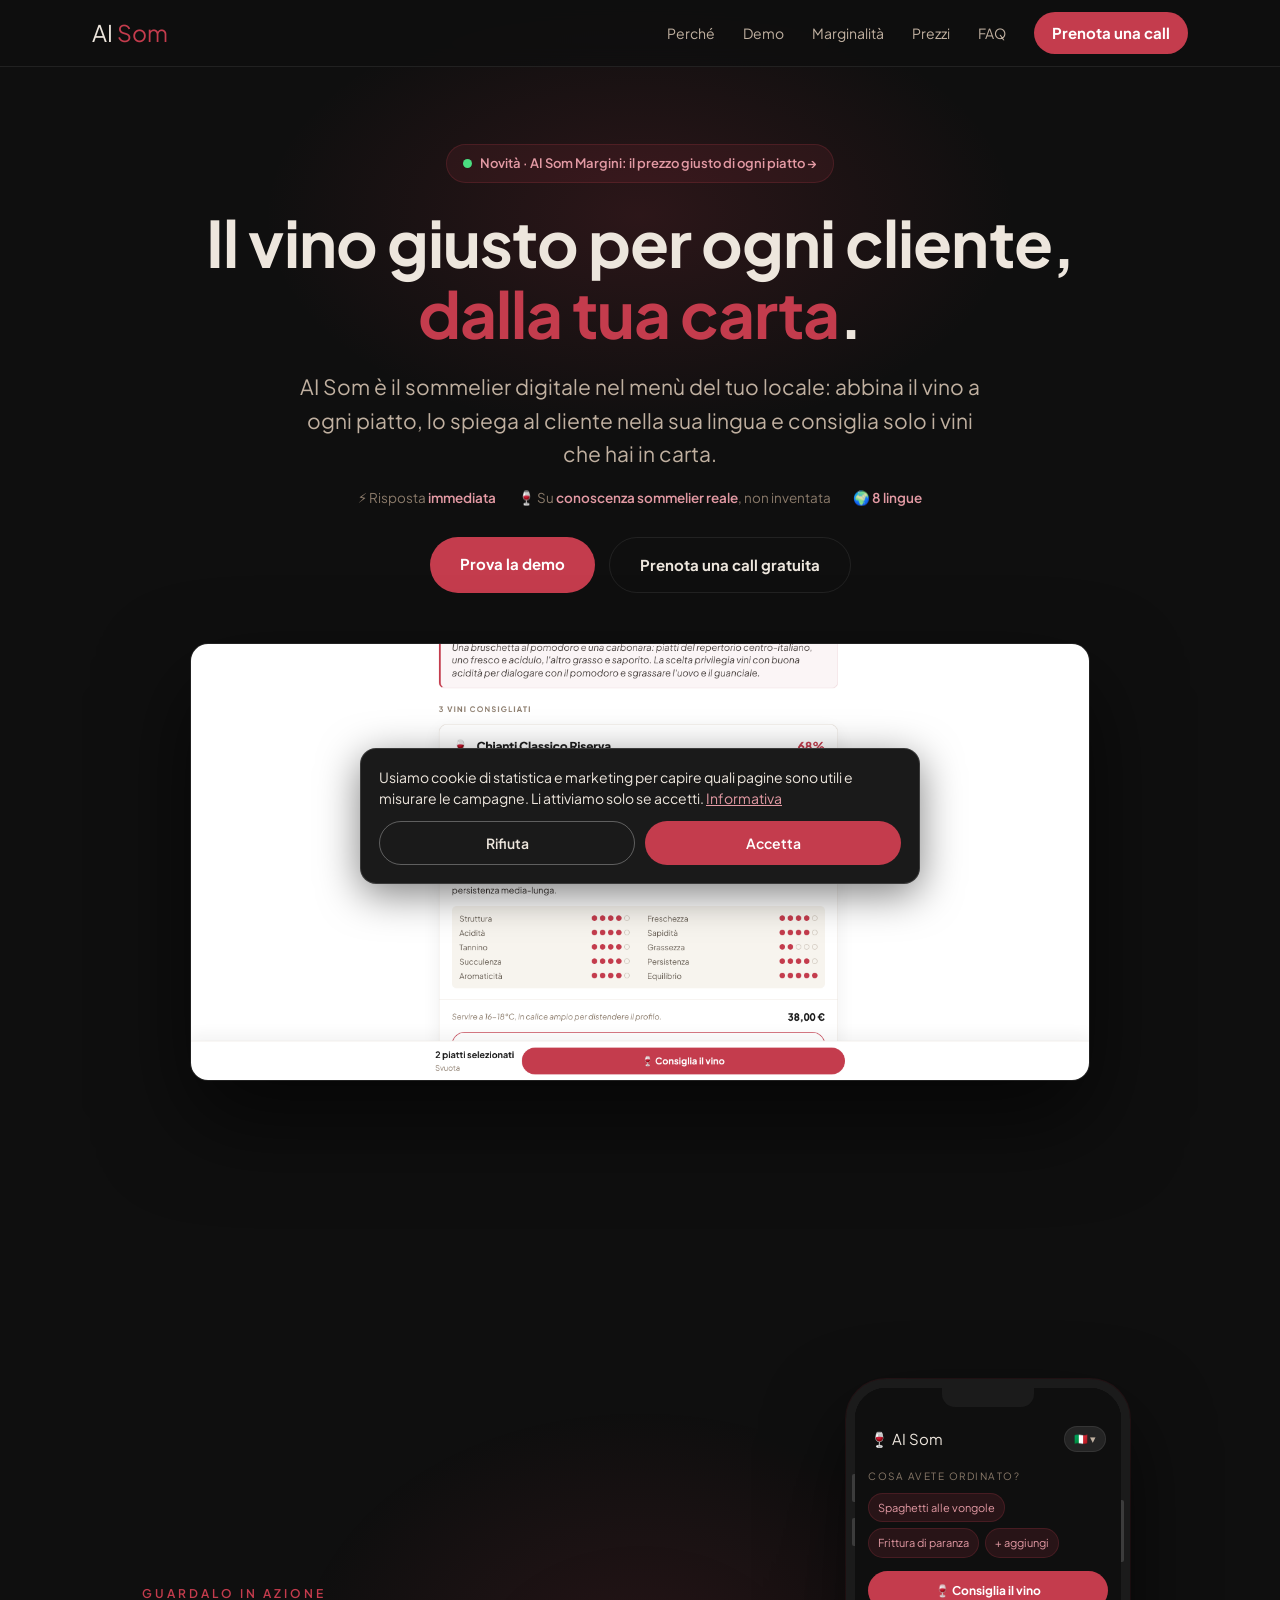
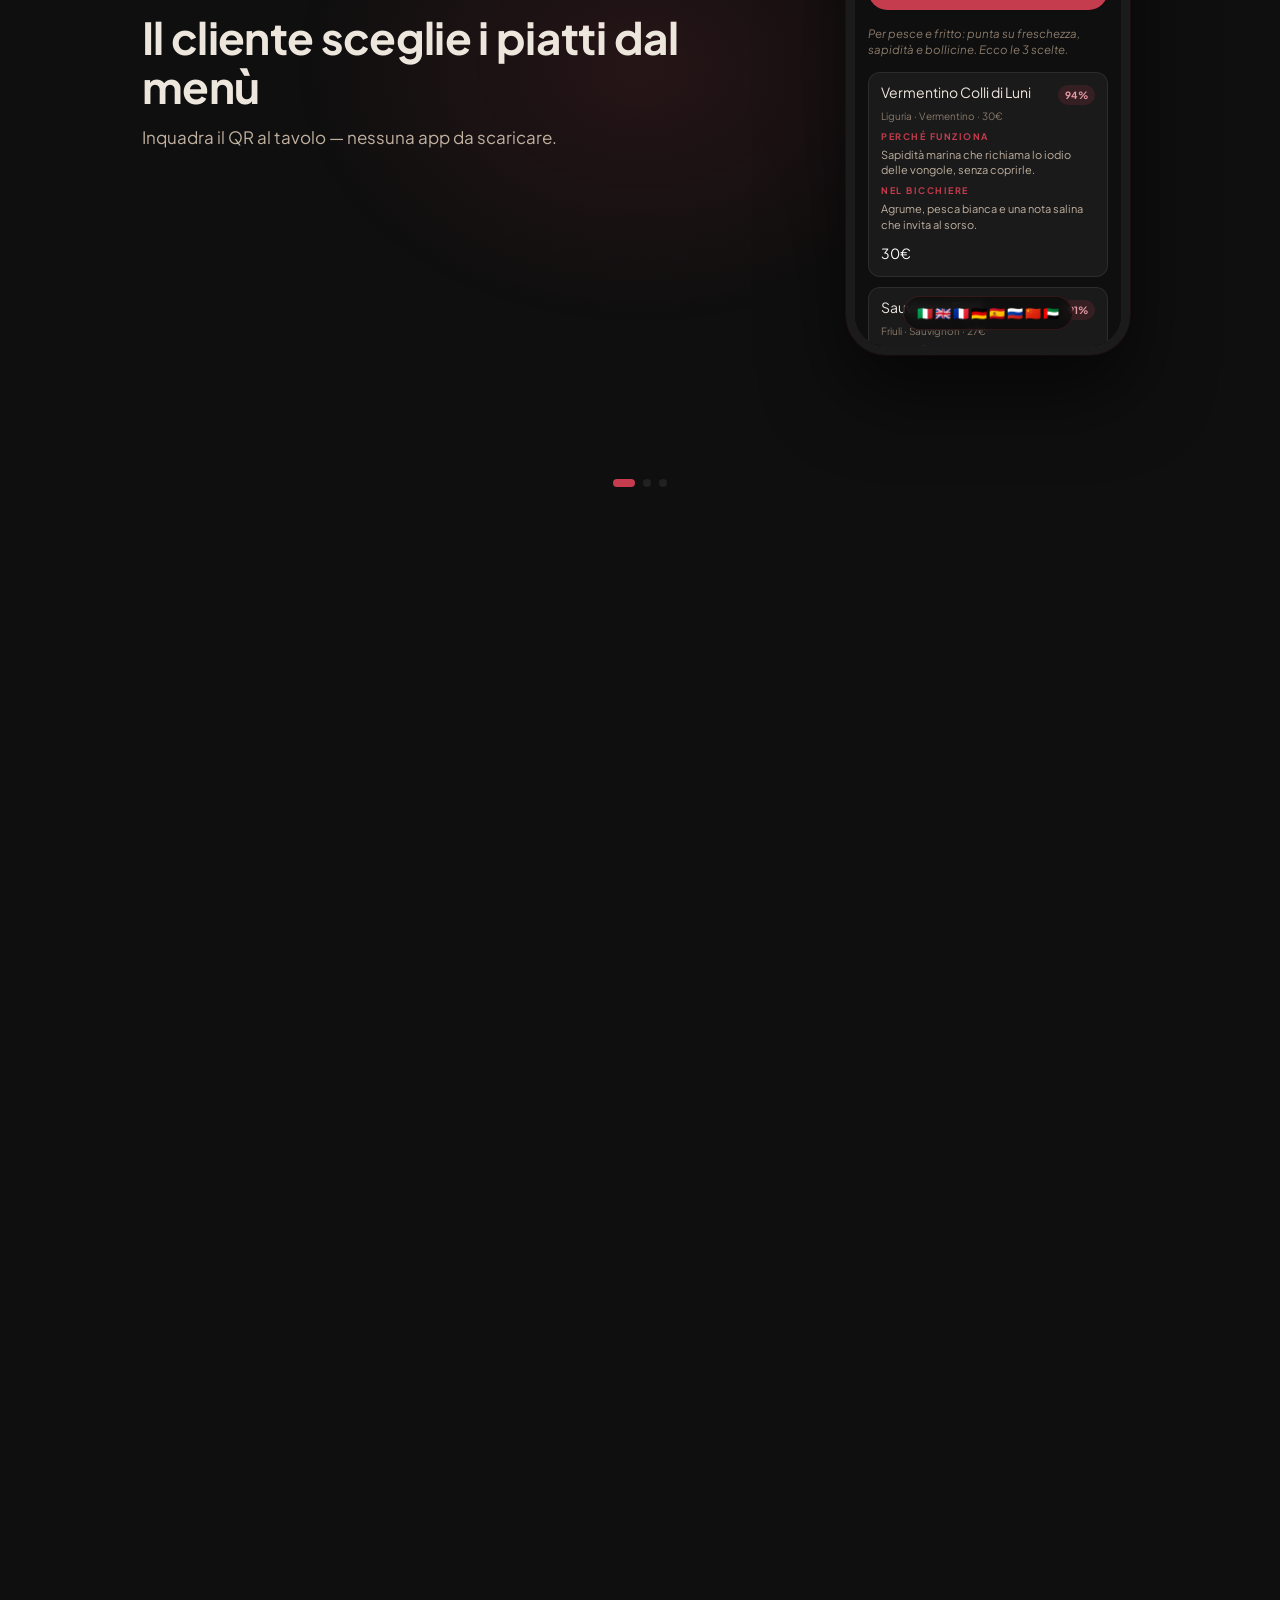
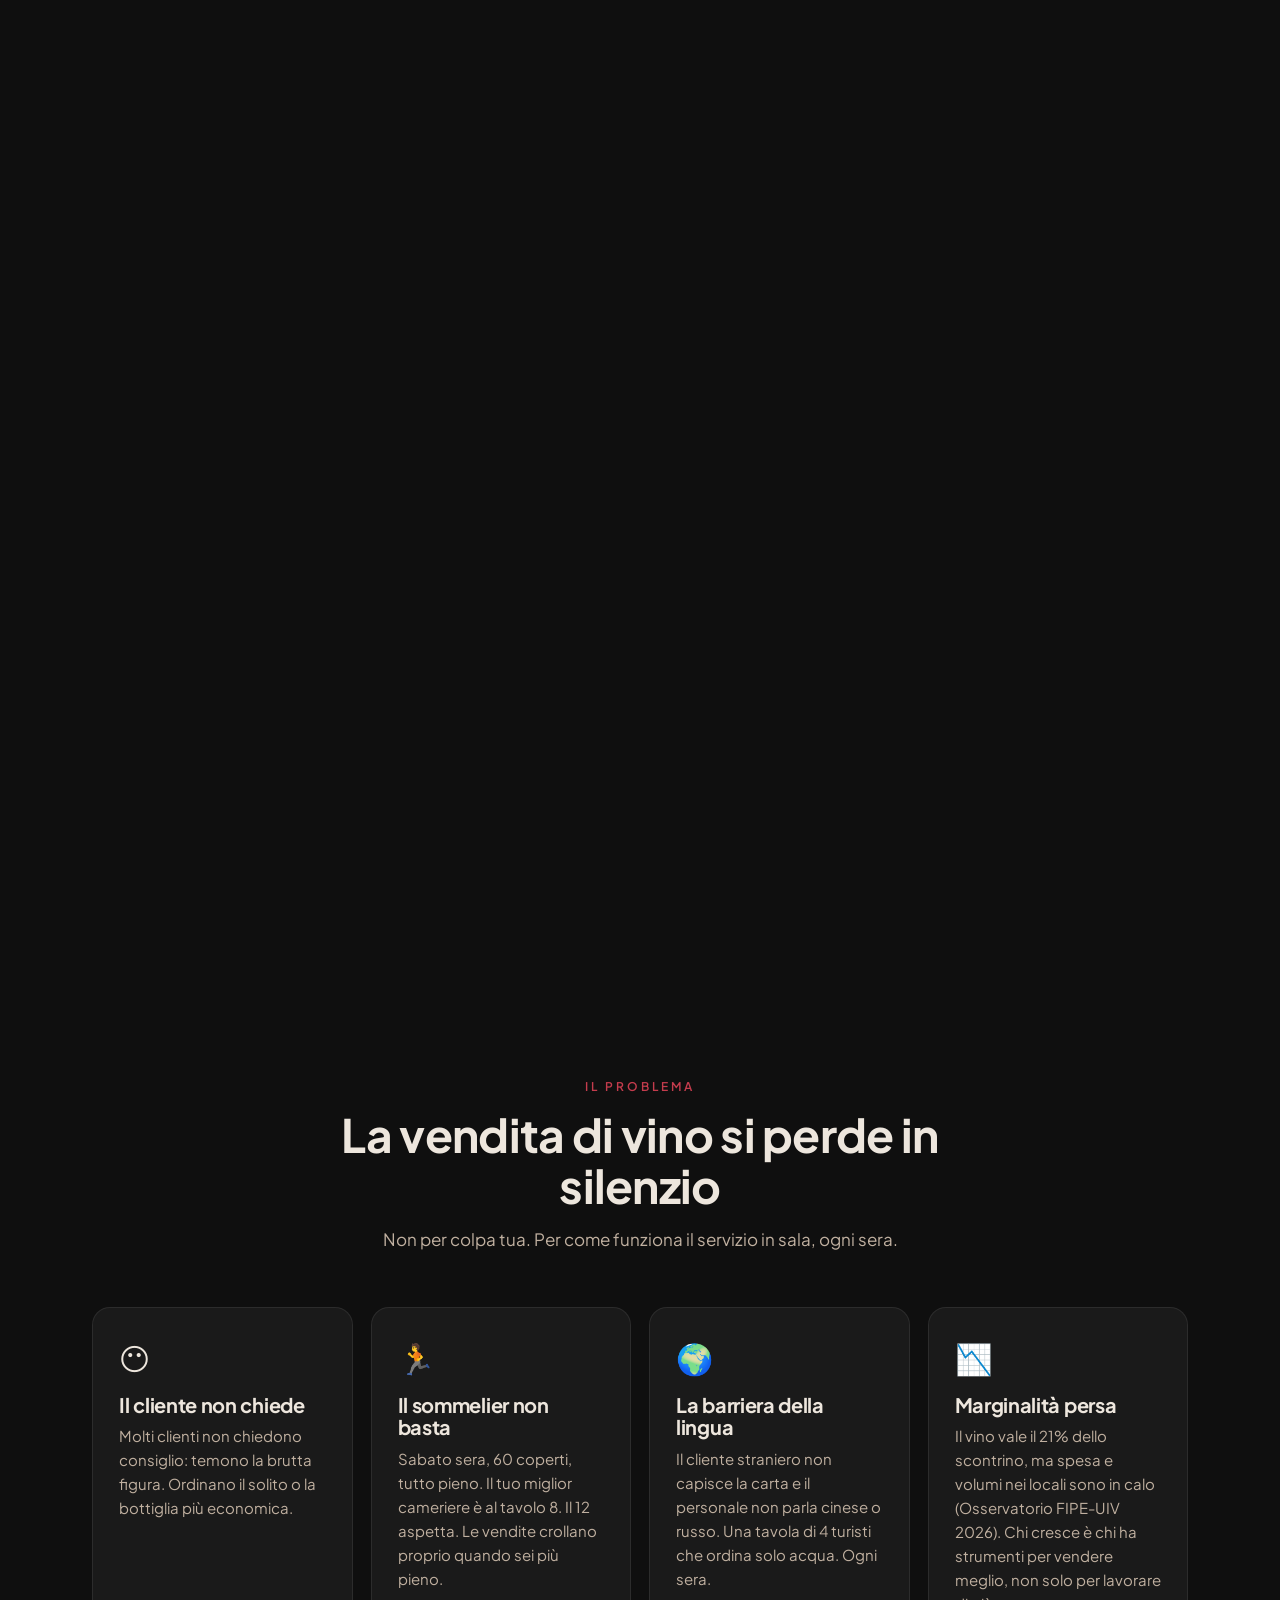
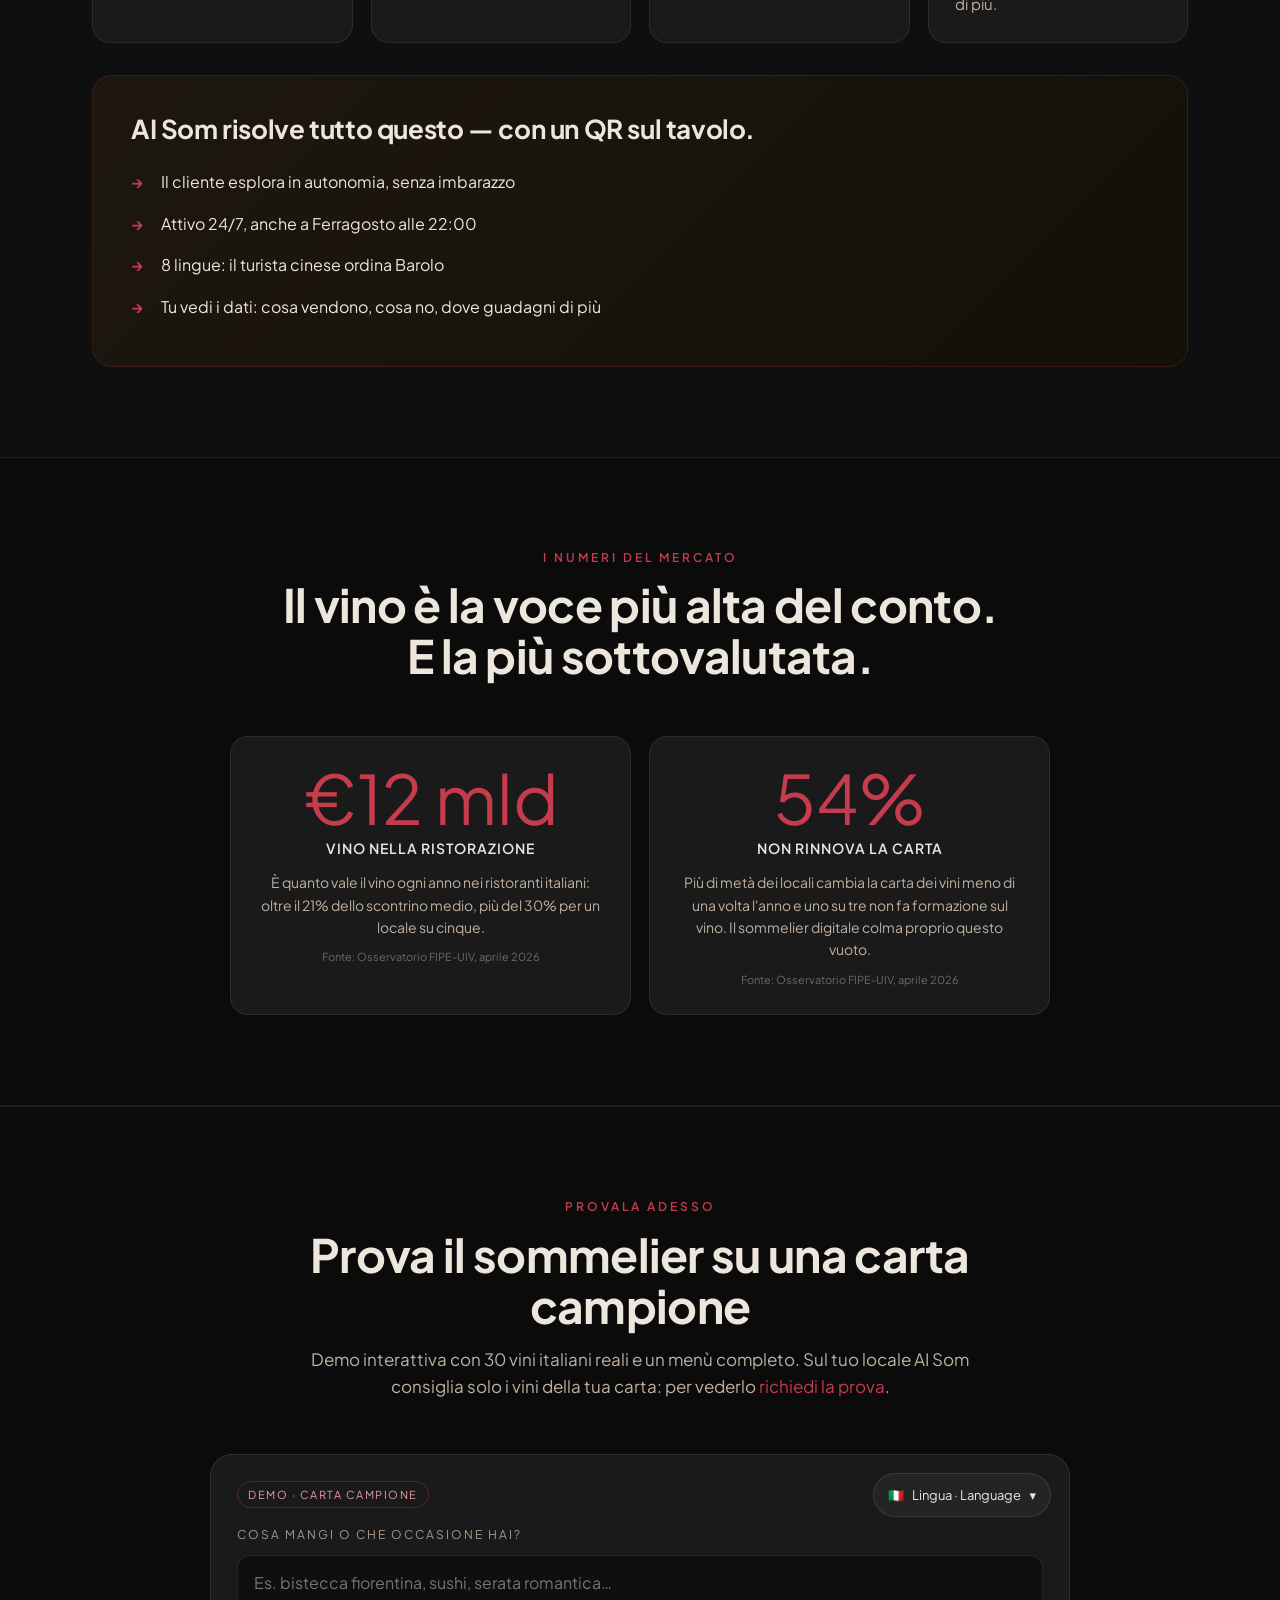
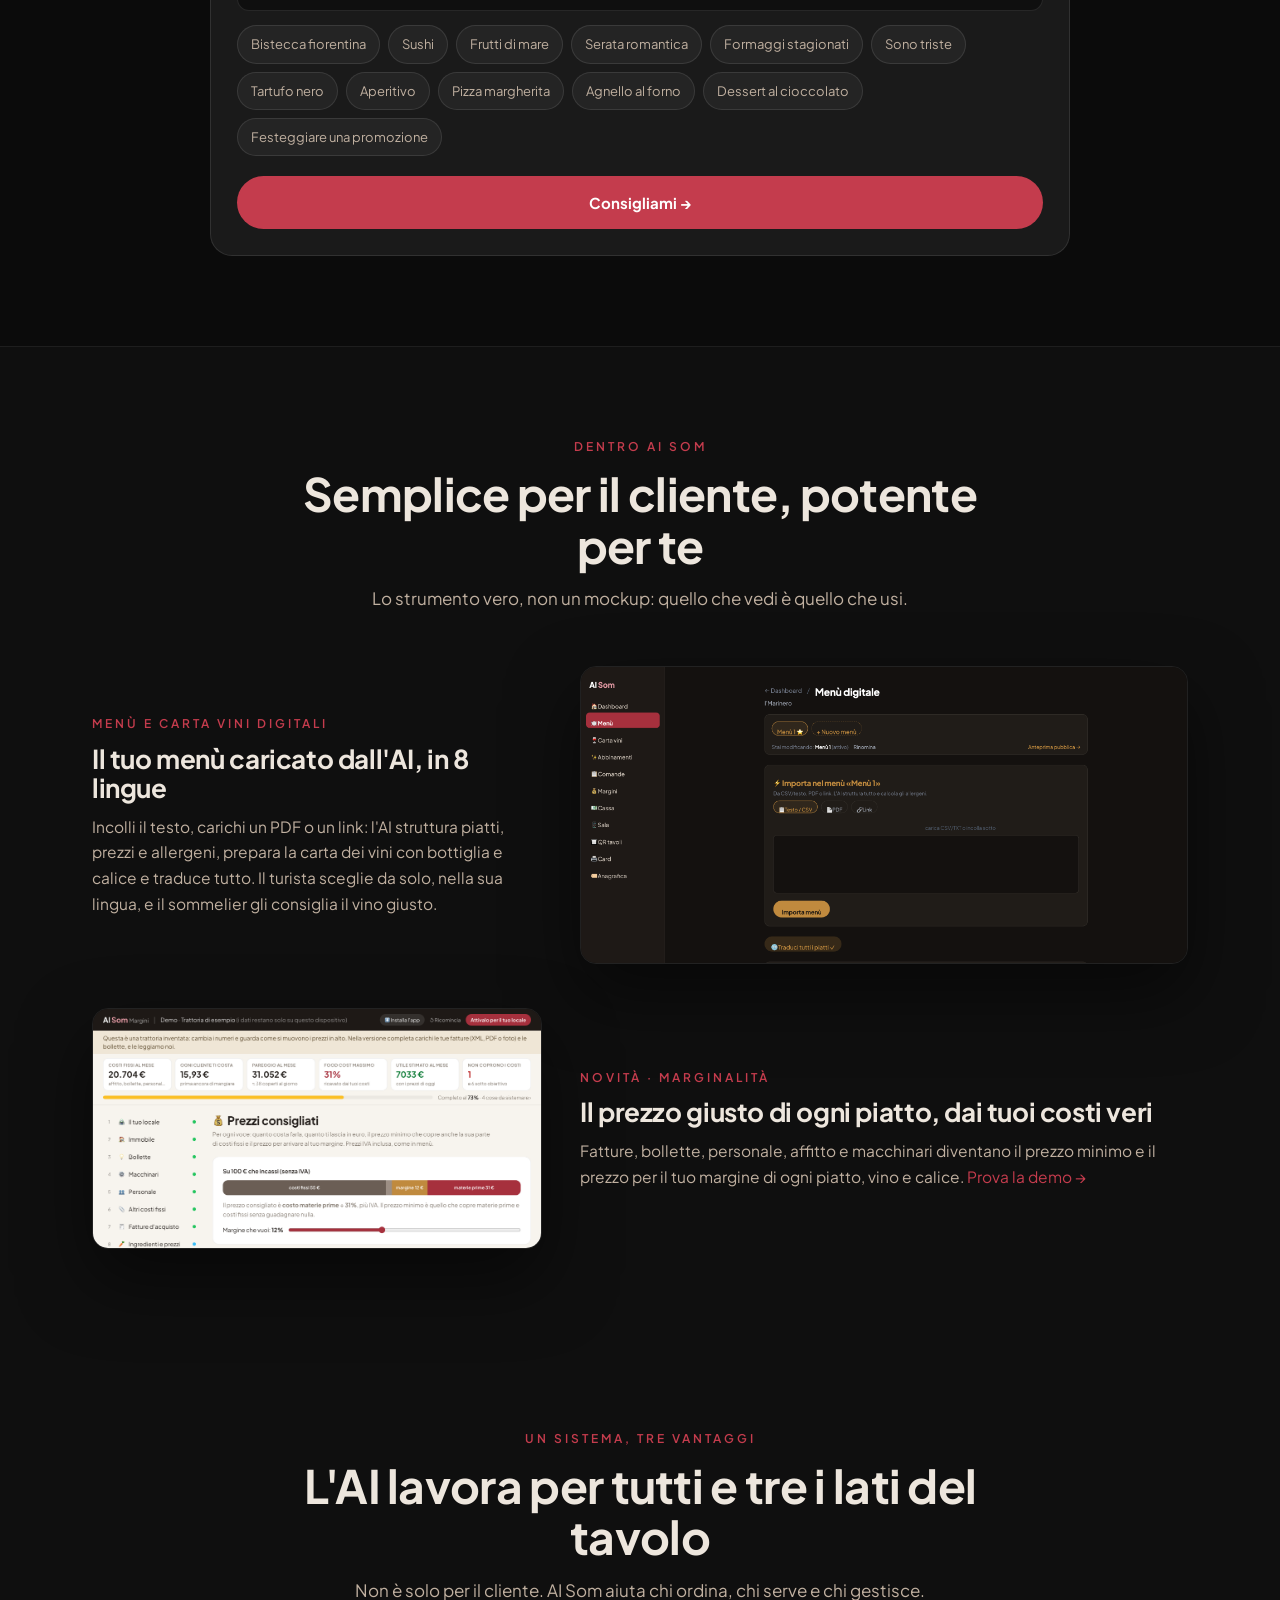
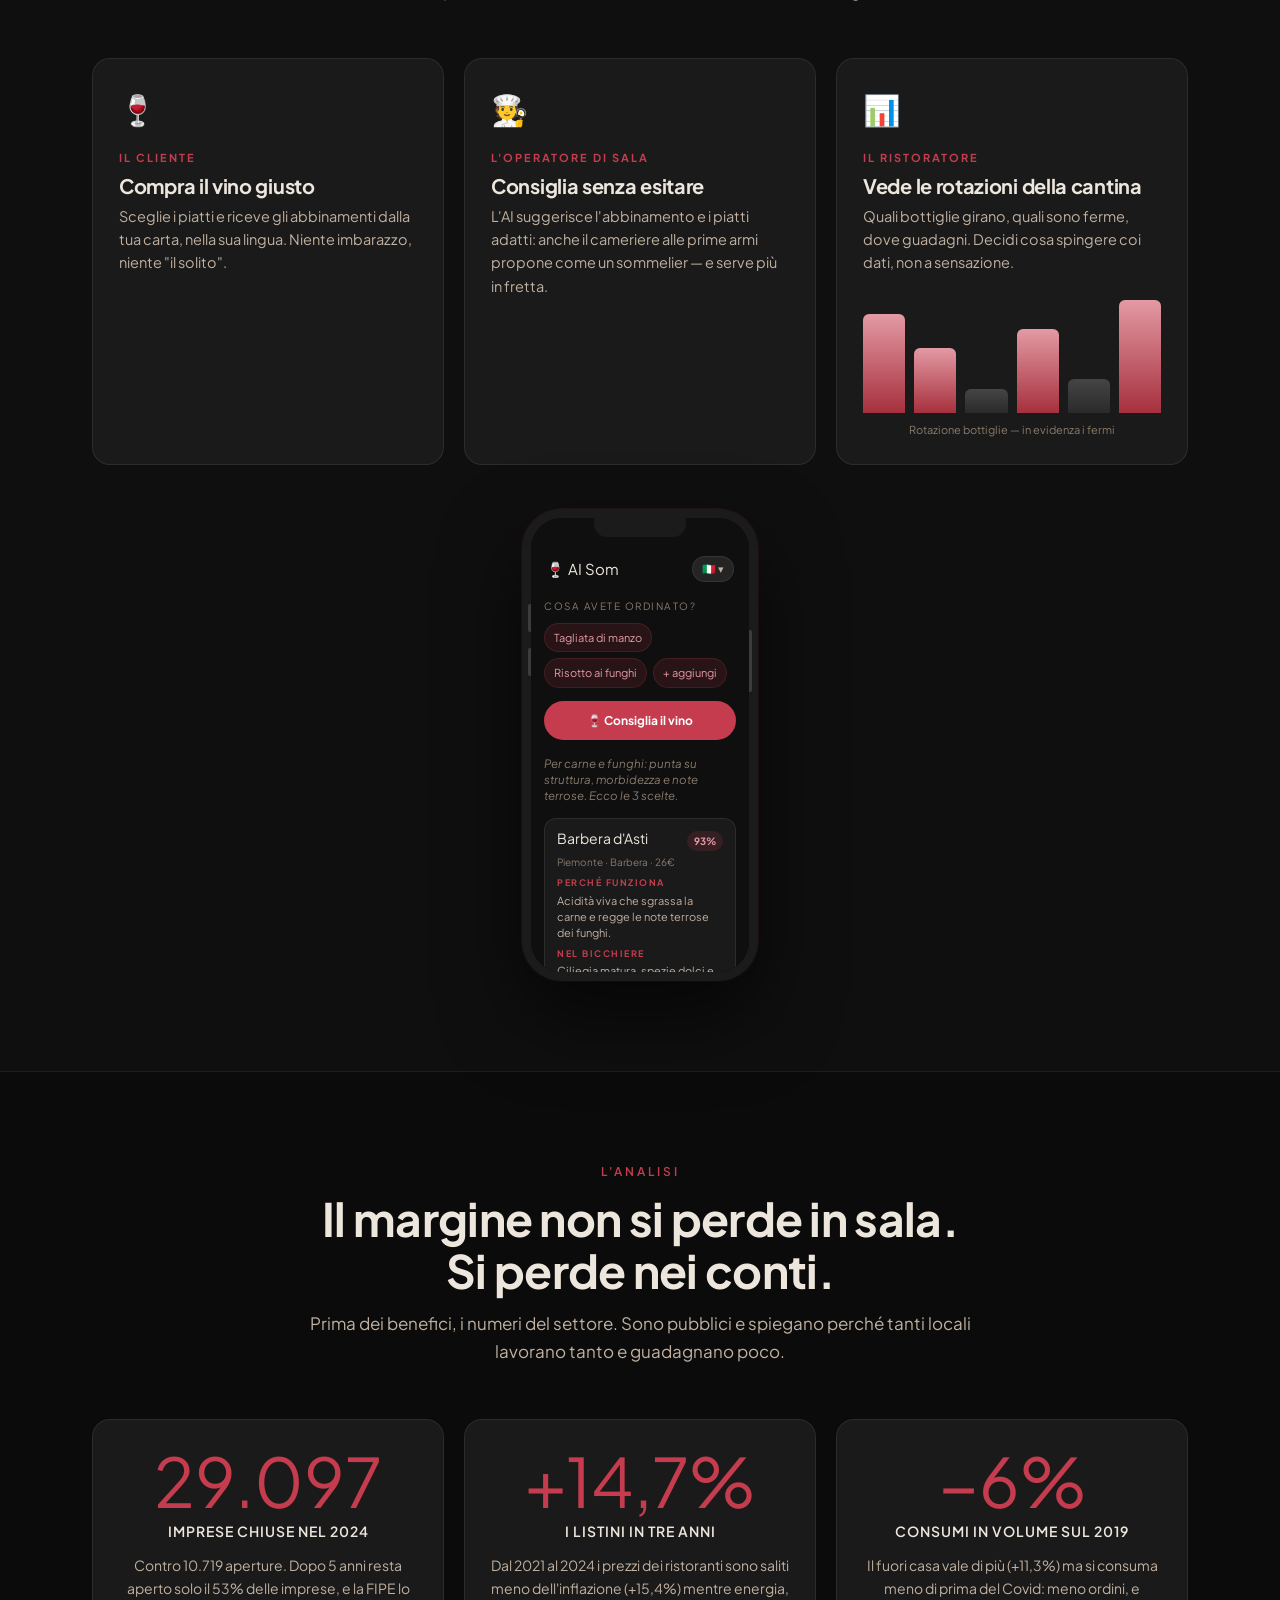
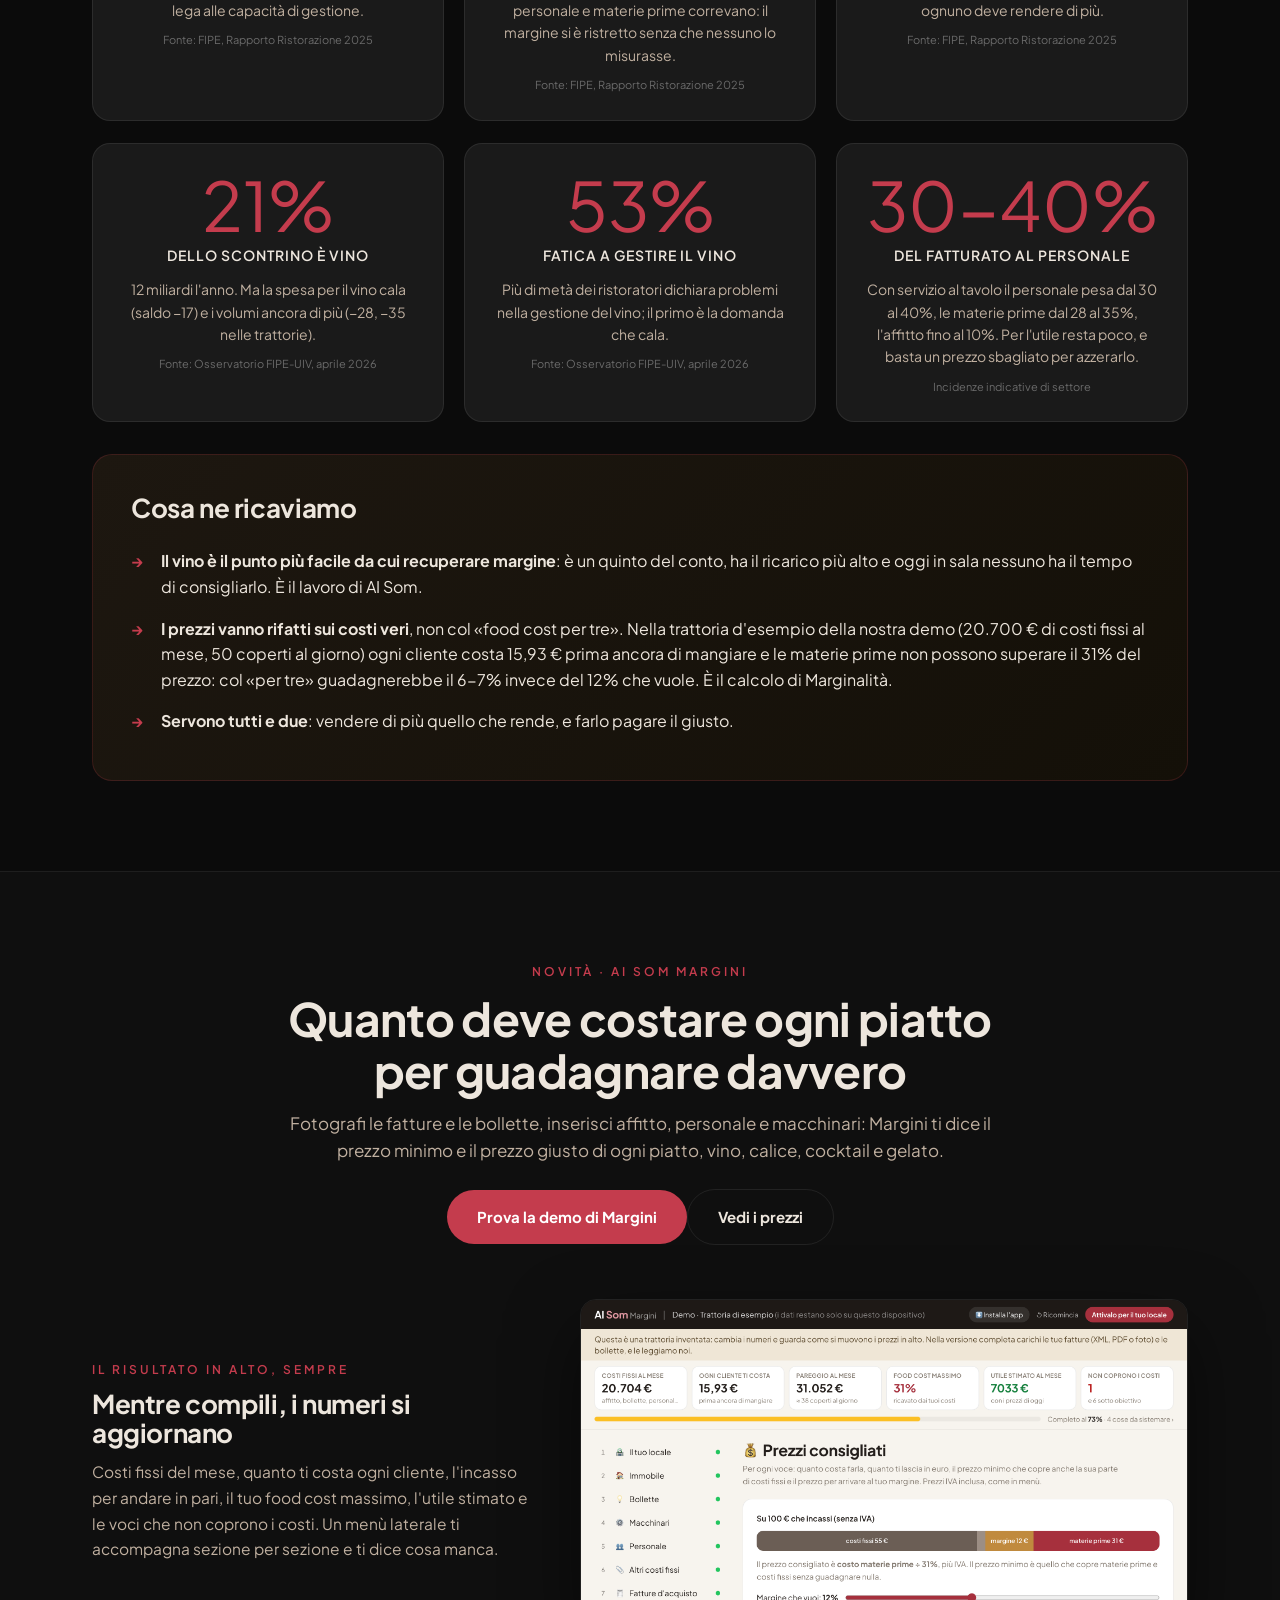
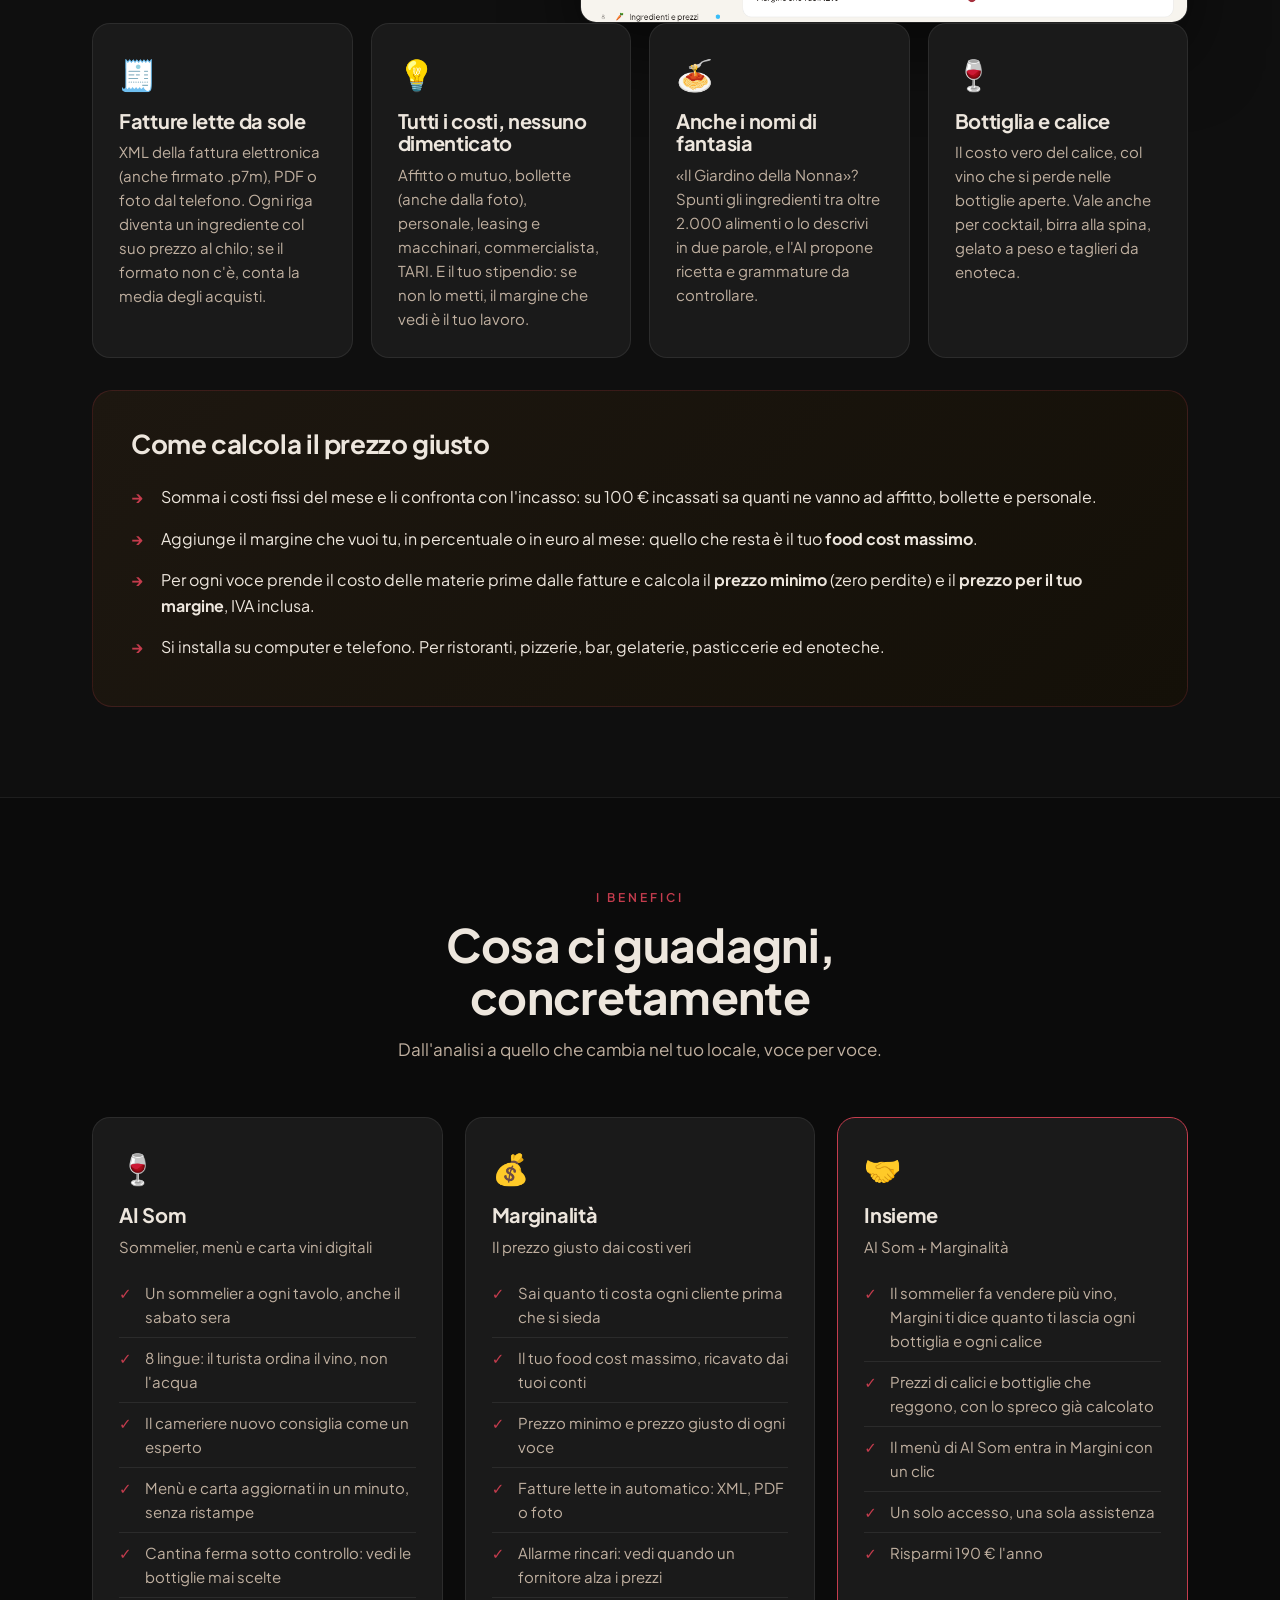
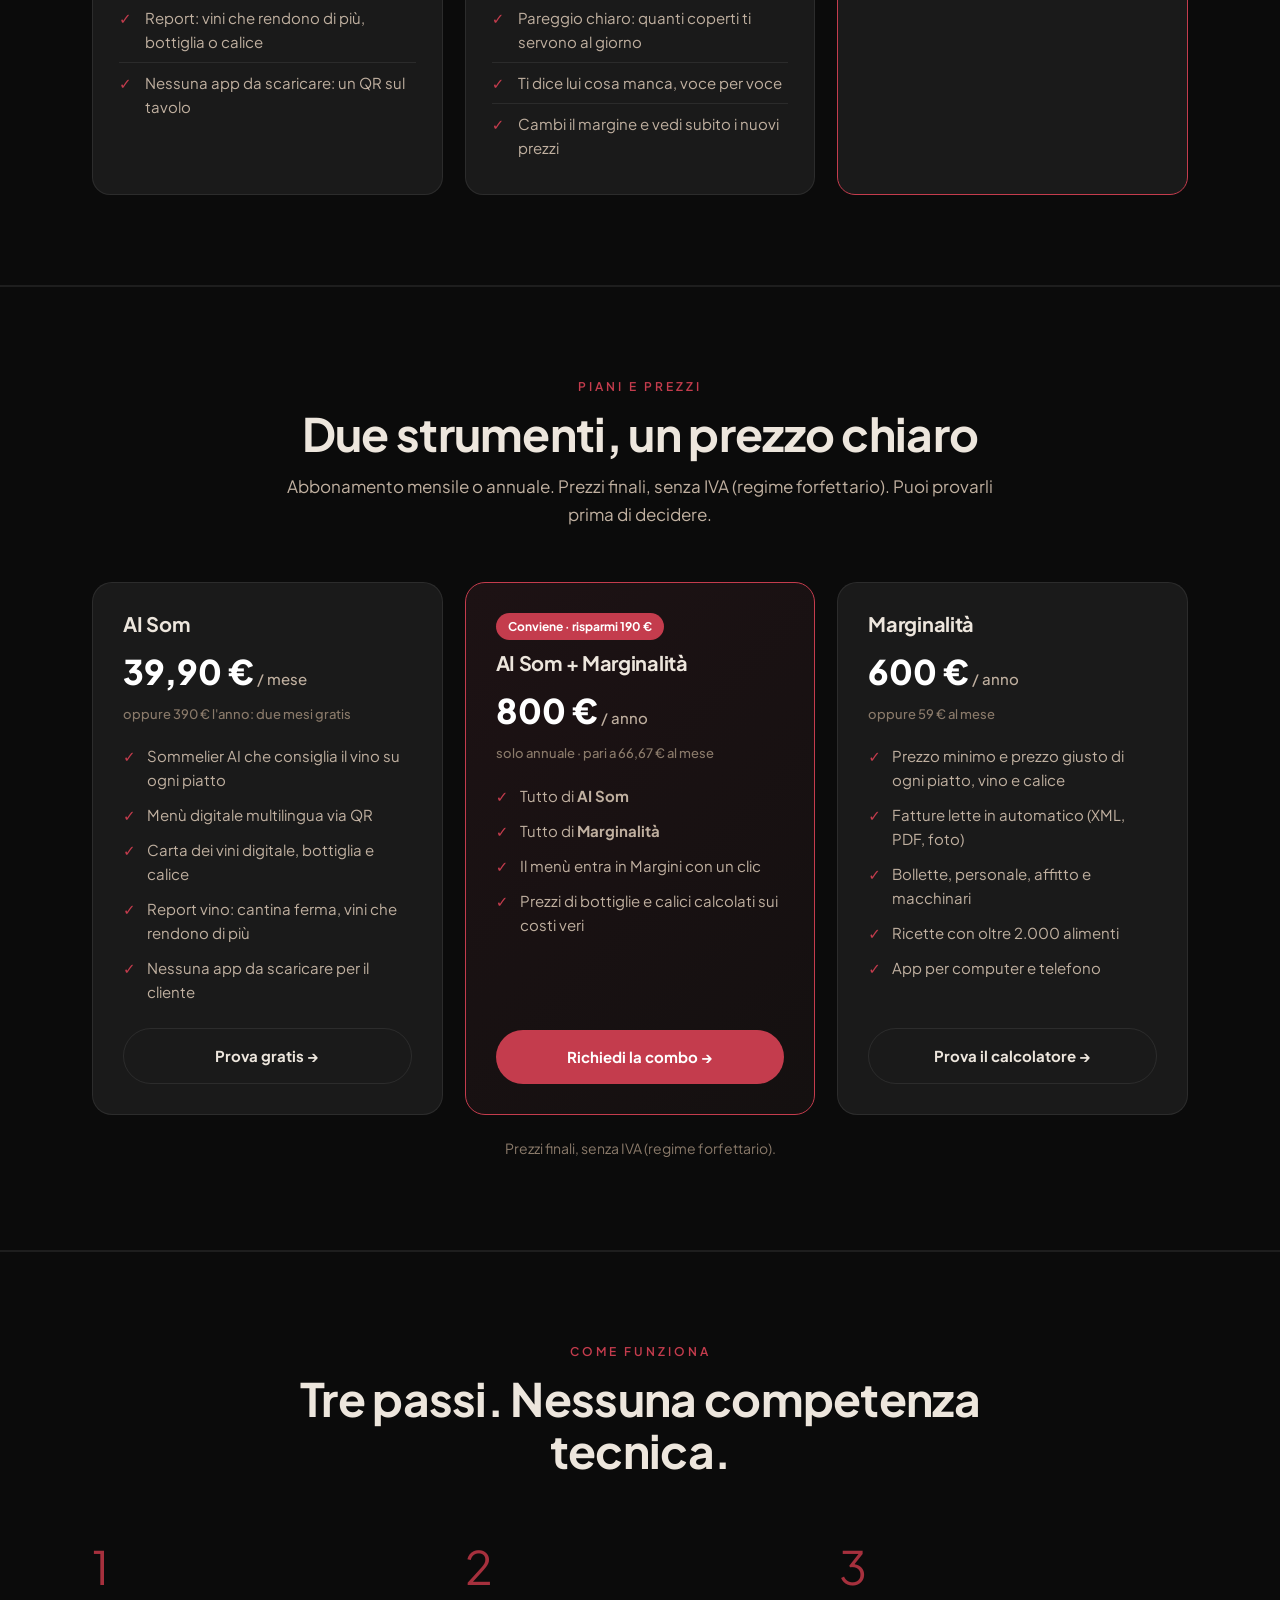
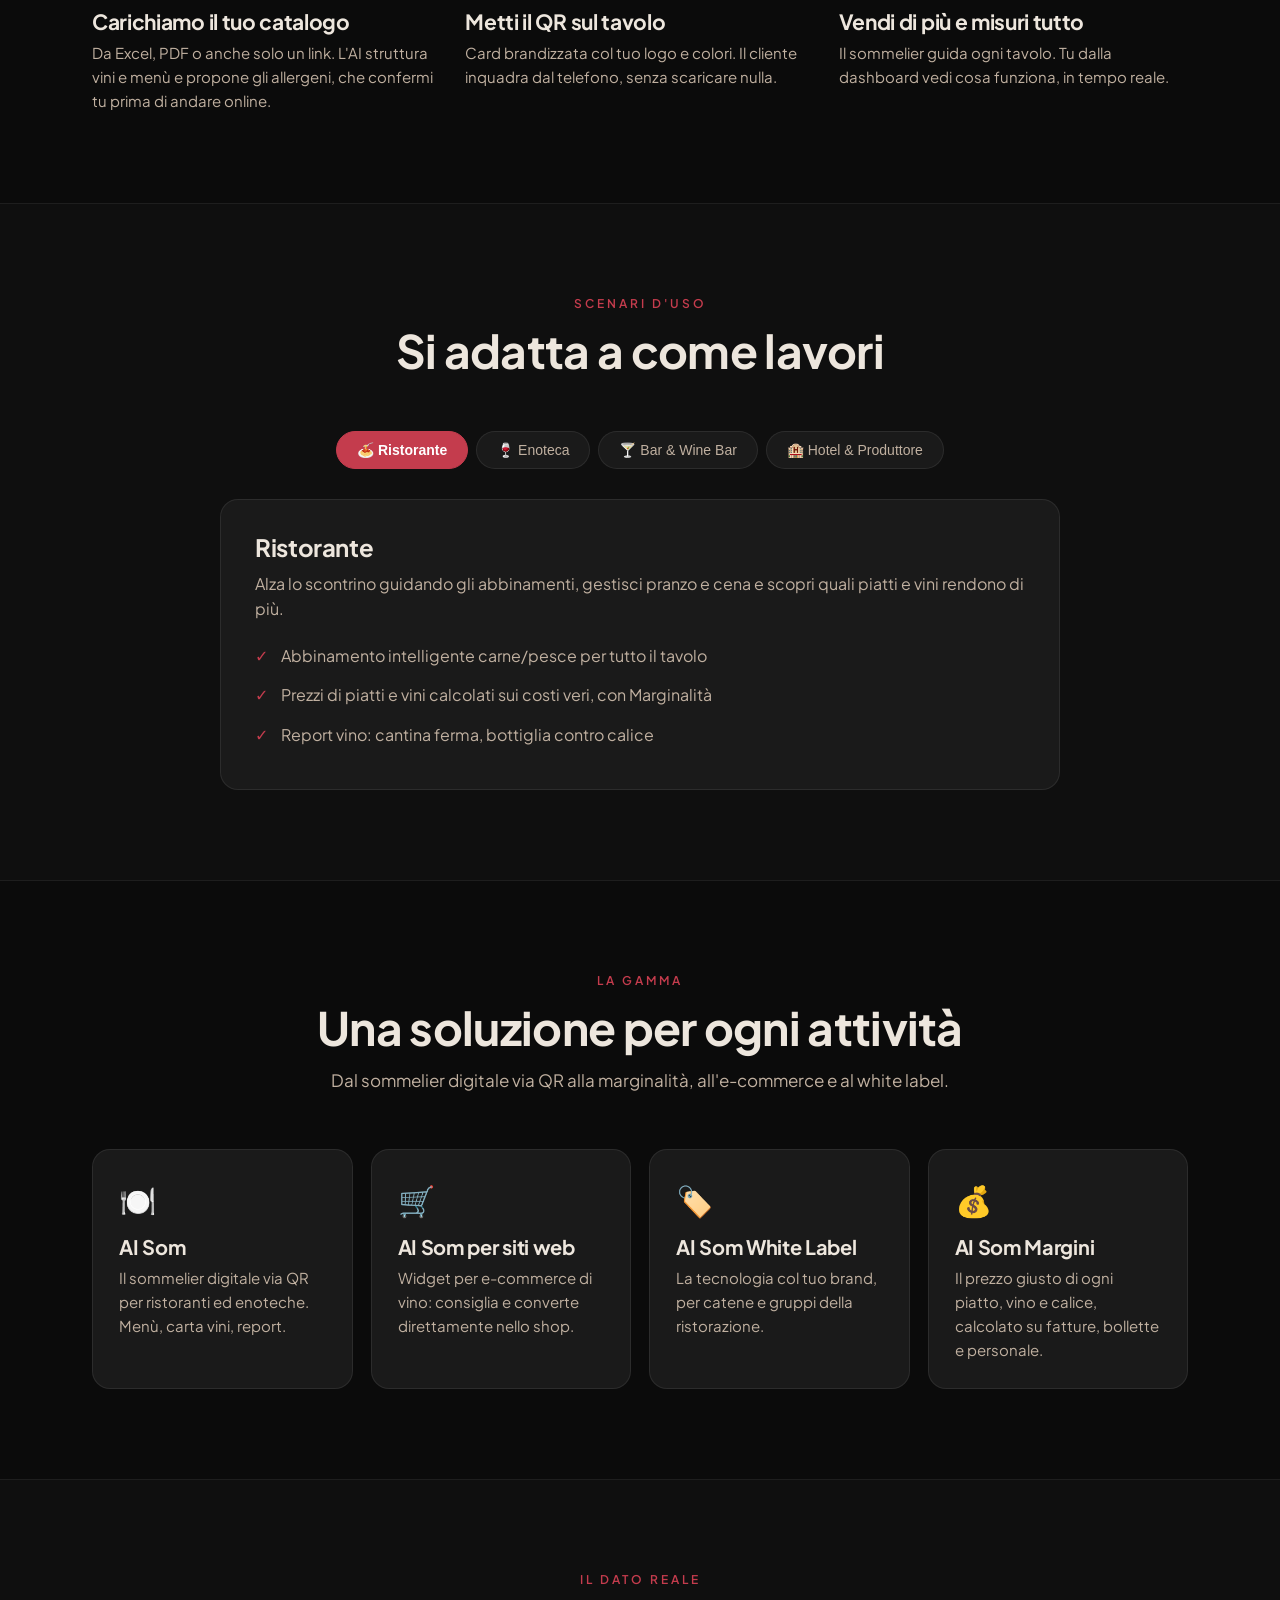
<file: index.html>
<!doctype html>
<html lang="it">
<head>
<meta charset="utf-8">
<meta name="viewport" content="width=device-width, initial-scale=1">
<title>AI Som · Il Sommelier Digitale e la Marginalità per Ristoranti</title>
<meta name="description" content="AI Som — il sommelier digitale nel menù del tuo locale: il vino giusto per ogni cliente in 8 lingue. E con AI Som Margini il prezzo giusto di ogni piatto, calcolato sui tuoi costi veri. Prova le demo.">
<meta property="og:title" content="AI Som — Il vino giusto per ogni cliente, dalla tua carta">
<meta property="og:description" content="Il sommelier digitale nel menù del tuo locale: abbina il vino a ogni piatto, lo spiega e lo serve — nella lingua del cliente, solo tra i vini della tua carta.">
<meta property="og:url" content="https://www.ai-som.it/">
<link rel="canonical" href="https://www.ai-som.it/">
<script src="analytics.js"></script>
<meta property="og:type" content="website">
<link rel="icon" type="image/svg+xml" href="data:image/svg+xml,%3Csvg xmlns='http://www.w3.org/2000/svg' viewBox='0 0 32 32'%3E%3Crect width='32' height='32' rx='7' fill='%230F0F0F'/%3E%3Ctext x='16' y='23' font-family='Georgia,serif' font-size='19' fill='%23A6303D' text-anchor='middle'%3ES%3C/text%3E%3C/svg%3E">
<link rel="preconnect" href="https://fonts.googleapis.com"><link rel="preconnect" href="https://fonts.gstatic.com" crossorigin>
<link href="https://fonts.googleapis.com/css2?family=Plus+Jakarta+Sans:wght@400;500;600;700;800&display=swap" rel="stylesheet">
<style>
:root{--dark:#0F0F0F;--dark2:#1A1A1A;--dark3:#242424;--copper:#C43C4D;--copper2:#A6303D;--copper3:#E39AA4;--text:#C0B0A0;--text2:#8A7A6A;--text3:rgba(255,255,255,.35);--border:rgba(255,255,255,.08);--border2:rgba(196,60,77,.2)}
*{box-sizing:border-box;margin:0;padding:0}
html{scroll-behavior:smooth}
body{background:var(--dark);color:#EDE6DD;font-family:'Plus Jakarta Sans',system-ui,Arial,sans-serif;line-height:1.6;-webkit-font-smoothing:antialiased;overflow-x:hidden}
h1,h2,h3,.serif{font-family:'Plus Jakarta Sans',system-ui,sans-serif;font-weight:700;letter-spacing:-.015em;line-height:1.12}
a{color:inherit;text-decoration:none}
.wrap{max-width:1140px;margin:0 auto;padding:0 22px}
.cop{color:var(--copper)}
section{padding:90px 0}
.eyebrow{font-size:12px;letter-spacing:3px;text-transform:uppercase;color:var(--copper);font-weight:600}
.muted{color:var(--text)}
.tr{transition:.3s cubic-bezier(.25,.46,.45,.94)}
.btn{display:inline-block;background:var(--copper);color:#fff;font-weight:700;padding:15px 30px;border-radius:999px;transition:.3s cubic-bezier(.25,.46,.45,.94);font-size:15px;border:none;cursor:pointer;font-family:'Plus Jakarta Sans'}
.btn:hover{background:var(--copper2);transform:translateY(-2px)}
.btn-ghost{background:transparent;border:1px solid var(--border);color:#EDE6DD}
.btn-ghost:hover{border-color:var(--copper);background:rgba(196,60,77,.06)}
.shead{text-align:center;max-width:720px;margin:0 auto 54px}
.shead h2{font-size:clamp(28px,4.4vw,46px);margin:12px 0 14px}
.shead p{color:var(--text);font-size:17px}

/* NAV */
nav{position:fixed;top:0;left:0;right:0;z-index:100;background:rgba(15,15,15,.82);backdrop-filter:blur(12px);border-bottom:1px solid var(--border)}
nav .wrap{display:flex;align-items:center;justify-content:space-between;height:66px}
.logo{font-family:'Plus Jakarta Sans',serif;font-size:23px}
.nlinks{display:flex;gap:28px;align-items:center;font-size:14px;color:var(--text)}
.nlinks a:hover{color:#fff}
.burger{display:none;flex-direction:column;gap:5px;background:none;border:none;cursor:pointer;padding:6px}
.burger span{width:24px;height:2px;background:#EDE6DD;display:block}
.drawer{display:none}
@media(max-width:820px){
  .nlinks{display:none}
  .burger{display:flex}
  .drawer{display:none;position:fixed;inset:66px 0 0;background:var(--dark);z-index:99;flex-direction:column;padding:30px 22px;gap:6px}
  .drawer.open{display:flex}
  .drawer a{padding:16px 0;border-bottom:1px solid var(--border);font-size:18px}
}
main{padding-top:66px}

/* HERO */
.hero{padding:78px 0 40px;text-align:center;position:relative}
.hero:before{content:'';position:absolute;top:-70px;left:50%;transform:translateX(-50%);width:760px;max-width:92vw;height:440px;background:radial-gradient(ellipse at center,rgba(196,60,77,.16),transparent 70%);pointer-events:none;z-index:-1}
.trustline{display:flex;gap:10px 22px;justify-content:center;flex-wrap:wrap;margin:0 auto 28px;font-size:13.5px;color:var(--text2);max-width:660px}
.trustline b{color:var(--copper3);font-weight:600}
.badge{display:inline-flex;align-items:center;gap:8px;background:rgba(196,60,77,.1);border:1px solid var(--border2);color:var(--copper3);font-size:13px;font-weight:600;padding:8px 16px;border-radius:999px;margin-bottom:24px}
.dot{width:9px;height:9px;border-radius:50%;background:#4ade80;animation:pulse 2s infinite}
@keyframes pulse{0%{box-shadow:0 0 0 0 rgba(74,222,128,.6)}70%{box-shadow:0 0 0 9px rgba(74,222,128,0)}100%{box-shadow:0 0 0 0 rgba(74,222,128,0)}}
.hero h1{font-size:clamp(34px,6vw,64px);max-width:920px;margin:0 auto 20px}
.hero .sub{font-size:clamp(16px,2.4vw,21px);color:var(--text);max-width:680px;margin:0 auto 16px}
.hero .cta{display:flex;gap:14px;justify-content:center;flex-wrap:wrap}
.proof{margin-top:26px;color:var(--text2);font-size:14px}
.heroimg{margin:50px auto 0;max-width:900px}
.heroimg img{width:100%;border-radius:18px;border:1px solid var(--border);box-shadow:0 40px 90px rgba(0,0,0,.6)}

/* GRID HELPERS */
.g4{display:grid;grid-template-columns:repeat(4,1fr);gap:18px}
.g3{display:grid;grid-template-columns:repeat(3,1fr);gap:20px}
.g2{display:grid;grid-template-columns:1fr 1fr;gap:24px}
@media(max-width:900px){.g4,.g3{grid-template-columns:1fr 1fr}}
@media(max-width:640px){.g4,.g3,.g2{grid-template-columns:1fr}}
.card{background:var(--dark2);border:1px solid var(--border);border-radius:18px;padding:26px;transition:.3s cubic-bezier(.25,.46,.45,.94)}
.card:hover{border-color:var(--border2);transform:translateY(-4px)}
.card .ico{font-size:30px;margin-bottom:12px}
.card h3{font-size:20px;margin-bottom:8px}
.card p{color:var(--text);font-size:15px}

/* PROBLEMA solution box */
.solbox{margin-top:32px;background:linear-gradient(135deg,#1d1710,#141008);border:1px solid var(--border2);border-radius:20px;padding:38px}
.solbox h3{font-size:26px;margin-bottom:18px}
.solbox ul{list-style:none}
.solbox li{padding:8px 0 8px 30px;position:relative;color:#EDE6DD}
.solbox li:before{content:'→';position:absolute;left:0;color:var(--copper);font-weight:700}

/* NUMERI */
.num{text-align:center}
.num .big{font-family:'Plus Jakarta Sans',serif;font-size:clamp(44px,7vw,68px);color:var(--copper);line-height:1}
.num .lab{font-size:14px;text-transform:uppercase;letter-spacing:1px;color:#EDE6DD;margin:6px 0 12px;font-weight:600}
.num p{font-size:14px;color:var(--text)}
.num .src{font-size:11px;color:var(--text3);margin-top:10px}

.g2n{display:grid;grid-template-columns:1fr 1fr;gap:18px;max-width:820px;margin:0 auto}@media(max-width:700px){.g2n{grid-template-columns:1fr}}
/* DEMO */
.demo{background:#0B0B0B;border-top:1px solid var(--border);border-bottom:1px solid var(--border)}
.demobox{max-width:860px;margin:0 auto;background:var(--dark2);border:1px solid var(--border);border-radius:22px;padding:26px;position:relative}
.langbtn{position:absolute;top:18px;right:18px}
.langtrig{background:var(--dark3);border:1px solid var(--border);color:#EDE6DD;border-radius:999px;padding:8px 14px;font-size:13px;cursor:pointer;display:flex;gap:8px;align-items:center}
.langmenu{display:none;position:absolute;top:46px;right:0;background:var(--dark3);border:1px solid var(--border);border-radius:14px;padding:6px;z-index:5;min-width:170px}
.langmenu.open{display:block}
.langmenu button{display:flex;gap:10px;align-items:center;width:100%;background:none;border:none;color:#EDE6DD;padding:9px 12px;border-radius:9px;cursor:pointer;font-size:14px;text-align:left}
.langmenu button:hover{background:rgba(255,255,255,.06)}
.dprompt{font-size:12px;letter-spacing:2px;text-transform:uppercase;color:var(--text2);margin:14px 0 12px}
.dinput{width:100%;background:var(--dark);border:1px solid var(--border);border-radius:12px;padding:15px 16px;color:#fff;font-size:16px;outline:none;font-family:'Plus Jakarta Sans'}
.dinput:focus{border-color:var(--copper)}
.chips{display:flex;gap:8px;flex-wrap:wrap;margin:14px 0}
.chip{background:var(--dark3);border:1px solid var(--border);color:var(--text);font-size:13px;padding:7px 13px;border-radius:999px;cursor:pointer;transition:.2s}
.chip:hover{border-color:var(--copper);color:#fff}
.dbtn{width:100%;margin-top:6px}
.loader{text-align:center;padding:40px 0}
.dots{display:inline-flex;gap:6px;margin-bottom:14px}
.dots span{width:10px;height:10px;border-radius:50%;background:var(--copper);animation:aiDot 1.2s infinite ease-in-out}
.dots span:nth-child(2){animation-delay:.2s}.dots span:nth-child(3){animation-delay:.4s}
@keyframes aiDot{0%,80%,100%{transform:scale(.5);opacity:.4}40%{transform:scale(1);opacity:1}}
.results{display:grid;grid-template-columns:1fr 1fr;gap:18px;margin-top:24px}
@media(max-width:700px){.results{grid-template-columns:1fr}}
.wcard{background:var(--dark);border:1px solid var(--border);border-radius:16px;padding:22px;opacity:0;transform:translateY(14px);animation:cardIn .45s forwards}
@keyframes cardIn{to{opacity:1;transform:translateY(0)}}
.wcard h3{font-size:20px}
.wcard .wsub{font-size:11px;text-transform:uppercase;letter-spacing:1px;color:var(--text2);margin:3px 0 12px}
.wmatch{float:right;background:rgba(196,60,77,.14);color:var(--copper3);font-weight:700;font-size:13px;padding:3px 10px;border-radius:999px}
.wlbl{font-size:11px;font-weight:700;letter-spacing:2px;text-transform:uppercase;color:var(--copper);display:block;margin:12px 0 4px}
.wtxt{font-size:14px;color:var(--text)}
.prof{background:var(--dark2);border-radius:10px;padding:12px;margin-top:12px;display:grid;grid-template-columns:1fr 1fr;gap:6px 14px}
.prow{display:flex;align-items:center;justify-content:space-between;gap:6px}
.prow .pn{font-size:11px;color:var(--text2)}
.balls{display:flex;gap:3px}
.ball{width:9px;height:9px;border-radius:50%;border:1px solid #3A3A3A;background:transparent;transition:.25s}
.wtip{font-style:italic;font-size:13px;color:var(--text2);margin-top:12px}
.wprice{font-family:'Plus Jakarta Sans',serif;color:#fff;margin-top:8px}
.disc{text-align:center;color:var(--text3);font-size:12px;margin-top:22px;max-width:620px;margin-left:auto;margin-right:auto}

/* SHOWCASE images */
.shots{display:grid;grid-template-columns:repeat(3,1fr);gap:18px}
@media(max-width:820px){.shots{grid-template-columns:1fr}}
.shot img{width:100%;border-radius:14px;border:1px solid var(--border);display:block}
.shot p{font-size:13px;color:var(--text2);margin-top:10px;text-align:center}
/* righe feature con screenshot reali (reveal allo scorrimento) */
.featrow{display:grid;grid-template-columns:1fr 1.35fr;gap:38px;align-items:center;margin-top:44px}
.featrow.rev .feattext{order:2}.featrow.rev .featimg{order:1}
.feattext h3{font-size:26px;margin:10px 0 12px}
.feattext p{color:var(--text);font-size:15.5px;line-height:1.65}
.featimg img{width:100%;border-radius:16px;border:1px solid var(--border);box-shadow:0 30px 70px rgba(0,0,0,.5);display:block}
@media(max-width:820px){.featrow{grid-template-columns:1fr;gap:18px}.featrow.rev .feattext{order:1}.featrow.rev .featimg{order:2}}

/* STEPS */
.steps{display:grid;grid-template-columns:repeat(3,1fr);gap:24px}
@media(max-width:760px){.steps{grid-template-columns:1fr}}
.step .n{font-family:'Plus Jakarta Sans',serif;font-size:46px;color:var(--copper2)}
.step h3{font-size:21px;margin:6px 0 8px}
.step p{color:var(--text);font-size:15px}

/* TABS scenari */
.tabs{display:flex;gap:8px;justify-content:center;flex-wrap:wrap;margin-bottom:30px}
.tab{background:var(--dark2);border:1px solid var(--border);color:var(--text);padding:10px 20px;border-radius:999px;cursor:pointer;font-size:14px;font-weight:500}
.tab.active{background:var(--copper);color:#fff;border-color:var(--copper);font-weight:700}
.tabpane{display:none;background:var(--dark2);border:1px solid var(--border);border-radius:18px;padding:34px;max-width:840px;margin:0 auto}
.tabpane.active{display:block}
.tabpane h3{font-size:24px;margin-bottom:10px}
.tabpane ul{list-style:none;margin-top:14px}
.tabpane li{padding:7px 0 7px 26px;position:relative;color:var(--text)}
.tabpane li:before{content:'✓';position:absolute;left:0;color:var(--copper)}

/* SOCIAL PROOF */
.quote{max-width:760px;margin:0 auto;text-align:center;background:var(--dark2);border:1px solid var(--border2);border-radius:22px;padding:48px 38px}
.quote .q{font-family:'Plus Jakarta Sans',serif;font-size:clamp(22px,3.4vw,30px);line-height:1.35;color:#F2EBE2}
.quote .by{color:var(--copper);margin-top:18px;font-size:15px}
.counter{text-align:center;margin-top:26px;font-size:18px;color:#EDE6DD}

/* LINGUE */
.flags{display:flex;gap:12px;justify-content:center;flex-wrap:wrap;font-size:15px}
.flagb{background:var(--dark2);border:1px solid var(--border);border-radius:999px;padding:9px 16px}

/* FAQ */
.faq{max-width:780px;margin:0 auto}
.qitem{border-bottom:1px solid var(--border)}
.qq{width:100%;background:none;border:none;color:#EDE6DD;text-align:left;padding:20px 0;font-size:17px;cursor:pointer;display:flex;justify-content:space-between;gap:14px;font-family:'Plus Jakarta Sans';font-weight:500}
.qq .pm{color:var(--copper);font-size:22px;transition:.3s}
.qa{max-height:0;overflow:hidden;transition:max-height .3s ease}
.qa p{padding:0 0 20px;color:var(--text);font-size:15px}
.qitem.open .pm{transform:rotate(45deg)}

/* FORM */
.formgrid{display:grid;grid-template-columns:1fr 1fr;gap:36px;max-width:980px;margin:0 auto}
@media(max-width:820px){.formgrid{grid-template-columns:1fr}}
.fleft h2{font-size:32px;margin-bottom:14px}
.fleft ul{list-style:none;margin-top:18px}
.fleft li{padding:9px 0 9px 28px;position:relative;color:var(--text)}
.fleft li:before{content:'✓';position:absolute;left:0;color:var(--copper)}
form .fld{margin-bottom:14px}
form label{display:block;font-size:13px;color:var(--text2);margin-bottom:6px}
form input,form select,form textarea{width:100%;background:var(--dark);border:1px solid var(--border);border-radius:10px;padding:13px 14px;color:#fff;font-size:15px;outline:none;font-family:'Plus Jakarta Sans'}
form input:focus,form select:focus,form textarea:focus{border-color:var(--copper)}
.formnote{font-size:13px;color:var(--text2);margin-top:12px;text-align:center}

/* ===== ANIMAZIONI ===== */
.reveal{opacity:0;transform:translateY(28px);transition:opacity .7s cubic-bezier(.25,.46,.45,.94),transform .7s cubic-bezier(.25,.46,.45,.94)}
.reveal.in{opacity:1;transform:none}
@media(prefers-reduced-motion:reduce){.reveal{opacity:1!important;transform:none!important;transition:none} .phone,.phonescroll{animation:none!important}}

/* PHONE mockup animato */
.phonewrap{display:flex;justify-content:center;margin-top:44px}
.phone{width:236px;height:472px;background:#0a0a0a;border:9px solid #1b1b1b;border-radius:40px;box-shadow:0 36px 80px rgba(0,0,0,.6),0 0 0 1px rgba(196,60,77,.12);position:relative;overflow:visible;animation:float 5.5s ease-in-out infinite}
.phone:before{content:'';position:absolute;top:0;left:50%;transform:translateX(-50%);width:92px;height:19px;background:#1b1b1b;border-radius:0 0 13px 13px;z-index:3}
.phone:after{content:'';position:absolute;left:-3px;top:86px;width:3px;height:28px;background:#3c3c3c;border-radius:2px 0 0 2px;box-shadow:0 44px 0 0 #3c3c3c}
.phone .pwrbtn{position:absolute;right:-3px;top:112px;width:3px;height:62px;background:#3c3c3c;border-radius:0 2px 2px 0}
.phonescreen{position:absolute;inset:0;border-radius:31px;overflow:hidden;background:var(--dark)}
.phonescroll{width:100%;display:block;animation:appscroll 18s ease-in-out infinite}
@keyframes appscroll{0%,8%{transform:translateY(0)}50%,58%{transform:translateY(-42%)}100%{transform:translateY(0)}}
@keyframes float{0%,100%{transform:translateY(0)}50%{transform:translateY(-13px)}}

/* ===== SCROLLYTELLING (iPhone che si blocca e scorre) ===== */
.story{position:relative;height:340vh}
.storysticky{position:sticky;top:0;height:100vh;display:flex;align-items:center;overflow:hidden}
.storysticky:before{content:'';position:absolute;top:50%;left:50%;transform:translate(-50%,-50%);width:700px;max-width:90vw;height:520px;background:radial-gradient(ellipse at center,rgba(196,60,77,.13),transparent 70%);z-index:-1;pointer-events:none}
.storyinner{max-width:1040px;margin:0 auto;padding:0 22px;display:grid;grid-template-columns:1fr 300px;gap:50px;align-items:center;width:100%}
@media(max-width:840px){.storyinner{grid-template-columns:1fr;gap:24px;text-align:center}.storytext{order:2}.storyphone{order:1}}
.storyh{font-size:clamp(26px,4.2vw,44px);margin:10px 0 12px;min-height:1.15em;transition:opacity .3s}
.storyp{font-size:17px;transition:opacity .3s}
.storyphone{display:flex;justify-content:center}
.phone.big{width:284px;height:576px;animation:none}
.storyscroll{width:100%;display:block;will-change:transform}
.langpill{position:absolute;bottom:16px;left:50%;transform:translateX(-50%);background:rgba(10,10,10,.72);backdrop-filter:blur(6px);border:1px solid var(--border2);color:var(--copper3);font-size:13px;padding:6px 13px;border-radius:999px;z-index:4;white-space:nowrap}
.storydots{position:absolute;bottom:30px;left:50%;transform:translateX(-50%);display:flex;gap:8px}
.sd{width:8px;height:8px;border-radius:50%;background:var(--border);transition:.35s}
.sd.on{background:var(--copper);width:22px;border-radius:6px}
.appui{background:var(--dark);color:#EDE6DD;padding:34px 13px 34px;text-align:left}
.appbar{display:flex;justify-content:space-between;align-items:center;font-family:'Plus Jakarta Sans',serif;font-size:15px;padding:4px 2px 14px}
.applang{font-size:11px;background:var(--dark3);border:1px solid var(--border);border-radius:999px;padding:3px 9px;color:var(--text);font-family:'Plus Jakarta Sans'}
.appq{font-size:10px;color:var(--text2);text-transform:uppercase;letter-spacing:1.5px;margin:2px 0 9px}
.appchips{display:flex;gap:6px;flex-wrap:wrap;margin-bottom:13px}
.appchip{background:rgba(196,60,77,.14);border:1px solid var(--border2);color:var(--copper3);font-size:11px;padding:5px 9px;border-radius:999px}
.appbtn{background:var(--copper);color:#fff;font-weight:700;text-align:center;border-radius:999px;padding:10px;font-size:12px;margin-bottom:16px}
.apwine{background:var(--dark2);border:1px solid var(--border);border-radius:12px;padding:12px;margin-bottom:10px}
.apwtop{display:flex;justify-content:space-between;align-items:flex-start;gap:6px}
.apwn{font-family:'Plus Jakarta Sans',serif;font-size:14px;line-height:1.1}
.apwm{background:rgba(196,60,77,.16);color:var(--copper3);font-weight:700;font-size:10px;padding:2px 7px;border-radius:999px;white-space:nowrap}
.apwsub{font-size:10px;color:var(--text2);margin:3px 0 6px}
.apwlbl{font-size:9px;font-weight:700;letter-spacing:1.5px;text-transform:uppercase;color:var(--copper);display:block;margin:6px 0 2px}
.apwtxt{font-size:11px;color:var(--text);line-height:1.45}
.apmood{font-size:11.5px;font-style:italic;color:var(--text2);margin-bottom:14px;line-height:1.4}
.apwprice{font-family:'Plus Jakarta Sans',serif;color:#fff;font-size:14px;margin-top:9px}
@media(prefers-reduced-motion:reduce){.story{height:auto}.storysticky{position:static;height:auto;padding:70px 0}}

/* 3 ATTORI */
.actor{background:var(--dark2);border:1px solid var(--border);border-radius:18px;padding:26px;transition:.3s cubic-bezier(.25,.46,.45,.94)}
.actor:hover{border-color:var(--border2);transform:translateY(-4px)}
.actor .ico{font-size:30px;margin-bottom:10px}
.actor .tag{display:inline-block;font-size:11px;letter-spacing:2px;text-transform:uppercase;color:var(--copper);font-weight:700;margin-bottom:8px}
.actor h3{font-size:20px;margin-bottom:8px}
.actor p{color:var(--text);font-size:14.5px}

/* CHART cantina animato */
.chart{display:flex;align-items:flex-end;gap:9px;height:120px;margin-top:18px}
.chart .bar{flex:1;background:linear-gradient(180deg,var(--copper3),var(--copper2));border-radius:6px 6px 0 0;height:6px;transition:height 1.1s cubic-bezier(.25,.46,.45,.94)}
.chart .bar.lo{background:linear-gradient(180deg,#454545,#2a2a2a)}
.chartcap{font-size:11px;color:var(--text2);margin-top:8px;text-align:center}

/* OFFERTA / facilità */
.offer{display:grid;grid-template-columns:1fr 1fr;gap:22px}
@media(max-width:760px){.offer{grid-template-columns:1fr}}
.offerc{background:var(--dark2);border:1px solid var(--border);border-radius:20px;padding:30px}
.offerc.hi{border-color:var(--border2);background:linear-gradient(135deg,#1d1710,#141008)}
.offerc h3{font-size:22px;margin:6px 0 10px}
.offerc p{color:var(--text);font-size:15px}
.ribbon{display:inline-block;background:var(--copper);color:#fff;font-weight:700;font-size:12px;padding:4px 12px;border-radius:999px}
.ribbon.ghost{background:transparent;border:1px solid var(--border2);color:var(--copper3)}
.plans{display:grid;grid-template-columns:repeat(3,1fr);gap:22px;align-items:stretch}
@media(max-width:900px){.plans{grid-template-columns:1fr}}
.plan{background:var(--dark2);border:1px solid var(--border);border-radius:20px;padding:30px;display:flex;flex-direction:column}
.plan.hi{border-color:var(--copper);background:linear-gradient(135deg,#1d1214,#141010)}
.plan h3{font-size:20px;margin:0 0 6px}
.plan .price{font-size:34px;font-weight:800;color:#fff;font-family:'Plus Jakarta Sans';margin:4px 0}
.plan .price span{font-size:15px;font-weight:500;color:var(--text)}
.plan ul{list-style:none;margin:16px 0 24px;padding:0;display:flex;flex-direction:column;gap:11px}
.plan ul li{color:var(--text);font-size:15px;padding-left:24px;position:relative}
.plan ul li:before{content:"✓";position:absolute;left:0;color:var(--copper);font-weight:800}
.plan .btn{margin-top:auto;text-align:center;width:100%}

footer{border-top:1px solid var(--border);padding:44px 0;color:var(--text2);font-size:14px;text-align:center}

/* sezioni Marginalità, benefici, garanzia (18/10/2026) */
.benefici{display:grid;grid-template-columns:repeat(3,1fr);gap:22px}
.benefici ul{list-style:none;margin-top:14px}
.benefici li{padding:8px 0 8px 26px;position:relative;color:var(--text);font-size:15px;border-bottom:1px solid var(--border)}
.benefici li:last-child{border-bottom:none}
.benefici li:before{content:'✓';position:absolute;left:0;color:var(--copper);font-weight:800}
.garanzia{border:1px solid var(--copper);background:linear-gradient(135deg,#1d1214,#141010);border-radius:24px;padding:40px;display:flex;gap:30px;align-items:center}
.sigillo{flex:0 0 124px;height:124px;border-radius:50%;border:3px solid var(--copper);display:flex;flex-direction:column;align-items:center;justify-content:center;color:#fff;font-weight:800;line-height:1.05}
.price small{display:block;font-size:13px;color:var(--text2);font-weight:500;margin-top:4px}
.risparmio{display:inline-block;align-self:flex-start;background:var(--copper);color:#fff;font-size:12px;font-weight:700;border-radius:999px;padding:4px 12px;margin-bottom:12px}
.notaprezzi{text-align:center;color:var(--text2);font-size:14px;margin-top:22px}
.dato{max-width:760px;margin:0 auto;text-align:center}
.dato .big2{font-size:clamp(34px,6vw,58px);font-weight:800;color:#fff;letter-spacing:-.02em}
.dato .vs{color:var(--text2);font-weight:600;font-size:.5em}
@media(max-width:900px){.benefici{grid-template-columns:1fr}.garanzia{flex-direction:column;text-align:center;padding:28px}}
</style>
</head>
<body>

<nav><div class="wrap">
  <div class="logo">AI <span class="cop">Som</span></div>
  <div class="nlinks">
    <a href="#problema">Perché</a><a href="#demo">Demo</a><a href="#marginalita">Marginalità</a><a href="#prezzi">Prezzi</a><a href="#faq">FAQ</a>
    <a href="https://cal.eu/ai-som" target="_blank" rel="noopener" class="btn" style="padding:9px 18px">Prenota una call</a>
  </div>
  <button class="burger" id="burger" aria-label="menu"><span></span><span></span><span></span></button>
</div></nav>
<div class="drawer" id="drawer">
  <a href="#problema">Perché AI Som</a><a href="#demo">Prova la demo</a><a href="#marginalita">Marginalità</a><a href="#prezzi">Prezzi</a><a href="#faq">FAQ</a><a href="https://cal.eu/ai-som" target="_blank" rel="noopener" class="cop">Prenota una call →</a>
</div>

<main>

<!-- HERO -->
<header class="hero"><div class="wrap">
  <a href="#marginalita" class="badge"><span class="dot"></span> Novità · AI Som Margini: il prezzo giusto di ogni piatto →</a>
  <h1>Il vino giusto per ogni cliente,<br><span class="cop">dalla tua carta</span>.</h1>
  <p class="sub">AI Som è il sommelier digitale nel menù del tuo locale: abbina il vino a ogni piatto, lo spiega al cliente nella sua lingua e consiglia solo i vini che hai in carta.</p>
  <div class="trustline">
    <span>⚡ Risposta <b>immediata</b></span>
    <span>🍷 Su <b>conoscenza sommelier reale</b>, non inventata</span>
    <span>🌍 <b>8 lingue</b></span>
  </div>
  <div class="cta">
    <a href="#demo" class="btn">Prova la demo</a>
    <a href="https://cal.eu/ai-som" target="_blank" rel="noopener" class="btn btn-ghost">Prenota una call gratuita</a>
  </div>
  <div class="heroimg">
    <img src="hero-dashboard.png" alt="Dashboard AI Som con report e marginalità del vino" onerror="this.style.display='none'">
  </div>
</div></header>

<!-- SCROLLYTELLING -->
<section class="story" id="story">
  <div class="storysticky">
    <div class="storyinner">
      <div class="storytext">
        <div class="eyebrow">Guardalo in azione</div>
        <h2 class="storyh">Il cliente sceglie i piatti dal menù</h2>
        <p class="storyp muted">Inquadra il QR al tavolo — nessuna app da scaricare.</p>
      </div>
      <div class="storyphone">
        <div class="phone big"><span class="pwrbtn"></span><div class="phonescreen"><div class="storyscroll appui">
          <div class="appbar"><span>🍷 AI Som</span><span class="applang">🇮🇹 ▾</span></div>
          <div class="appq">Cosa avete ordinato?</div>
          <div class="appchips"><span class="appchip">Spaghetti alle vongole</span><span class="appchip">Frittura di paranza</span><span class="appchip">+ aggiungi</span></div>
          <div class="appbtn">🍷 Consiglia il vino</div>
          <div class="apmood">Per pesce e fritto: punta su freschezza, sapidità e bollicine. Ecco le 3 scelte.</div>
          <div class="apwine"><div class="apwtop"><div class="apwn">Vermentino Colli di Luni</div><span class="apwm">94%</span></div><div class="apwsub">Liguria · Vermentino · 30€</div><span class="apwlbl">Perché funziona</span><div class="apwtxt">Sapidità marina che richiama lo iodio delle vongole, senza coprirle.</div><span class="apwlbl">Nel bicchiere</span><div class="apwtxt">Agrume, pesca bianca e una nota salina che invita al sorso.</div><div class="apwprice">30€</div></div>
          <div class="apwine"><div class="apwtop"><div class="apwn">Sauvignon Friuli</div><span class="apwm">91%</span></div><div class="apwsub">Friuli · Sauvignon · 27€</div><span class="apwlbl">Perché funziona</span><div class="apwtxt">Acidità nervosa che sgrassa il fritto e ravviva la sapidità.</div><span class="apwlbl">Nel bicchiere</span><div class="apwtxt">Erba fresca, agrumi e fiori bianchi. Teso e verticale.</div><div class="apwprice">27€</div></div>
          <div class="apwine"><div class="apwtop"><div class="apwn">Franciacorta Brut</div><span class="apwm">89%</span></div><div class="apwsub">Lombardia · Chardonnay · 45€</div><span class="apwlbl">Perché funziona</span><div class="apwtxt">Le bollicine puliscono il palato tra un boccone e l'altro.</div><span class="apwlbl">Nel bicchiere</span><div class="apwtxt">Crosta di pane, mela golden e perlage fine.</div><div class="apwprice">45€</div></div>
        </div></div>
          <div class="langpill">🇮🇹 🇬🇧 🇫🇷 🇩🇪 🇪🇸 🇷🇺 🇨🇳 🇦🇪</div>
        </div>
      </div>
    </div>
    <div class="storydots"><span class="sd on"></span><span class="sd"></span><span class="sd"></span></div>
  </div>
</section>

<!-- PROBLEMA -->
<section id="problema"><div class="wrap">
  <div class="shead"><div class="eyebrow">Il problema</div><h2>La vendita di vino si perde in silenzio</h2><p>Non per colpa tua. Per come funziona il servizio in sala, ogni sera.</p></div>
  <div class="g4">
    <div class="card"><div class="ico">😶</div><h3>Il cliente non chiede</h3><p>Molti clienti non chiedono consiglio: temono la brutta figura. Ordinano il solito o la bottiglia più economica.</p></div>
    <div class="card"><div class="ico">🏃</div><h3>Il sommelier non basta</h3><p>Sabato sera, 60 coperti, tutto pieno. Il tuo miglior cameriere è al tavolo 8. Il 12 aspetta. Le vendite crollano proprio quando sei più pieno.</p></div>
    <div class="card"><div class="ico">🌍</div><h3>La barriera della lingua</h3><p>Il cliente straniero non capisce la carta e il personale non parla cinese o russo. Una tavola di 4 turisti che ordina solo acqua. Ogni sera.</p></div>
    <div class="card"><div class="ico">📉</div><h3>Marginalità persa</h3><p>Il vino vale il 21% dello scontrino, ma spesa e volumi nei locali sono in calo (Osservatorio FIPE-UIV 2026). Chi cresce è chi ha strumenti per vendere meglio, non solo per lavorare di più.</p></div>
  </div>
  <div class="solbox">
    <h3>AI Som risolve tutto questo — con un QR sul tavolo.</h3>
    <ul>
      <li>Il cliente esplora in autonomia, senza imbarazzo</li>
      <li>Attivo 24/7, anche a Ferragosto alle 22:00</li>
      <li>8 lingue: il turista cinese ordina Barolo</li>
      <li>Tu vedi i dati: cosa vendono, cosa no, dove guadagni di più</li>
    </ul>
  </div>
</div></section>

<!-- NUMERI -->
<section style="background:#0B0B0B;border-top:1px solid var(--border);border-bottom:1px solid var(--border)"><div class="wrap">
  <div class="shead"><div class="eyebrow">I numeri del mercato</div><h2>Il vino è la voce più alta del conto. E la più sottovalutata.</h2></div>
  <div class="g2n">
    <div class="card num"><div class="big" data-count="12" data-pre="€" data-suf=" mld">€12 mld</div><div class="lab">vino nella ristorazione</div><p>È quanto vale il vino ogni anno nei ristoranti italiani: oltre il 21% dello scontrino medio, più del 30% per un locale su cinque.</p><div class="src">Fonte: Osservatorio FIPE-UIV, aprile 2026</div></div>
    <div class="card num"><div class="big" data-count="54" data-suf="%">54%</div><div class="lab">non rinnova la carta</div><p>Più di metà dei locali cambia la carta dei vini meno di una volta l'anno e uno su tre non fa formazione sul vino. Il sommelier digitale colma proprio questo vuoto.</p><div class="src">Fonte: Osservatorio FIPE-UIV, aprile 2026</div></div>
  </div>
</div></section>

<!-- DEMO -->
<section class="demo" id="demo"><div class="wrap">
  <div class="shead"><div class="eyebrow">Provala adesso</div><h2>Prova il sommelier su una carta campione</h2><p>Demo interattiva con 30 vini italiani reali e un menù completo. Sul tuo locale AI Som consiglia solo i vini della tua carta: per vederlo <a href="prova-sommelier.html" class="cop">richiedi la prova</a>.</p></div>
  <div data-aisom-demo></div>
</div></section>

<!-- DENTRO AI SOM (screenshot reali, reveal allo scorrimento) -->
<section id="dentro"><div class="wrap">
  <div class="shead"><div class="eyebrow">Dentro AI Som</div><h2>Semplice per il cliente, potente per te</h2><p>Lo strumento vero, non un mockup: quello che vedi è quello che usi.</p></div>

  <div class="featrow">
    <div class="feattext">
      <div class="eyebrow">Menù e carta vini digitali</div>
      <h3>Il tuo menù caricato dall'AI, in 8 lingue</h3>
      <p>Incolli il testo, carichi un PDF o un link: l'AI struttura piatti, prezzi e allergeni, prepara la carta dei vini con bottiglia e calice e traduce tutto. Il turista sceglie da solo, nella sua lingua, e il sommelier gli consiglia il vino giusto.</p>
    </div>
    <div class="featimg"><img src="shot-menu.png" alt="Import del menù con AI da PDF, testo o link" onerror="this.closest('.featrow').style.display='none'"></div>
  </div>

  <div class="featrow rev">
    <div class="feattext">
      <div class="eyebrow">Novità · Marginalità</div>
      <h3>Il prezzo giusto di ogni piatto, dai tuoi costi veri</h3>
      <p>Fatture, bollette, personale, affitto e macchinari diventano il prezzo minimo e il prezzo per il tuo margine di ogni piatto, vino e calice. <a href="https://ai-som-saas.vercel.app/margini/demo" target="_blank" rel="noopener" class="cop">Prova la demo →</a></p>
    </div>
    <div class="featimg"><img src="shot-marginalita.png" alt="AI Som Margini: costi fissi, costo per cliente, pareggio e food cost massimo" onerror="this.closest('.featrow').style.display='none'"></div>
  </div>
</div></section>

<!-- UN SISTEMA, TRE VANTAGGI -->
<section id="sistema"><div class="wrap">
  <div class="shead"><div class="eyebrow">Un sistema, tre vantaggi</div><h2>L'AI lavora per tutti e tre i lati del tavolo</h2><p>Non è solo per il cliente. AI Som aiuta chi ordina, chi serve e chi gestisce.</p></div>
  <div class="g3">
    <div class="actor"><div class="ico">🍷</div><span class="tag">Il cliente</span><h3>Compra il vino giusto</h3><p>Sceglie i piatti e riceve gli abbinamenti dalla tua carta, nella sua lingua. Niente imbarazzo, niente "il solito".</p></div>
    <div class="actor"><div class="ico">🧑‍🍳</div><span class="tag">L'operatore di sala</span><h3>Consiglia senza esitare</h3><p>L'AI suggerisce l'abbinamento e i piatti adatti: anche il cameriere alle prime armi propone come un sommelier — e serve più in fretta.</p></div>
    <div class="actor"><div class="ico">📊</div><span class="tag">Il ristoratore</span><h3>Vede le rotazioni della cantina</h3><p>Quali bottiglie girano, quali sono ferme, dove guadagni. Decidi cosa spingere coi dati, non a sensazione.</p>
      <div class="chart" id="cantina">
        <div class="bar" data-h="82"></div><div class="bar" data-h="54"></div><div class="bar lo" data-h="20"></div><div class="bar" data-h="70"></div><div class="bar lo" data-h="28"></div><div class="bar" data-h="94"></div>
      </div>
      <div class="chartcap">Rotazione bottiglie — in evidenza i fermi</div>
    </div>
  </div>
  <div class="phonewrap">
    <div class="phone"><span class="pwrbtn"></span><div class="phonescreen"><div class="phonescroll appui">
      <div class="appbar"><span>🍷 AI Som</span><span class="applang">🇮🇹 ▾</span></div>
      <div class="appq">Cosa avete ordinato?</div>
      <div class="appchips"><span class="appchip">Tagliata di manzo</span><span class="appchip">Risotto ai funghi</span><span class="appchip">+ aggiungi</span></div>
      <div class="appbtn">🍷 Consiglia il vino</div>
      <div class="apmood">Per carne e funghi: punta su struttura, morbidezza e note terrose. Ecco le 3 scelte.</div>
      <div class="apwine"><div class="apwtop"><div class="apwn">Barbera d'Asti</div><span class="apwm">93%</span></div><div class="apwsub">Piemonte · Barbera · 26€</div><span class="apwlbl">Perché funziona</span><div class="apwtxt">Acidità viva che sgrassa la carne e regge le note terrose dei funghi.</div><span class="apwlbl">Nel bicchiere</span><div class="apwtxt">Ciliegia matura, spezie dolci e un finale sapido.</div><div class="apwprice">26€</div></div>
      <div class="apwine"><div class="apwtop"><div class="apwn">Chianti Classico</div><span class="apwm">90%</span></div><div class="apwsub">Toscana · Sangiovese · 32€</div><span class="apwlbl">Perché funziona</span><div class="apwtxt">Tannino presente ma equilibrato, accompagna la tagliata senza coprirla.</div><span class="apwlbl">Nel bicchiere</span><div class="apwtxt">Frutti rossi, viola e un tocco di erbe mediterranee.</div><div class="apwprice">32€</div></div>
      <div class="apwine"><div class="apwtop"><div class="apwn">Nebbiolo Langhe</div><span class="apwm">88%</span></div><div class="apwsub">Piemonte · Nebbiolo · 29€</div><span class="apwlbl">Perché funziona</span><div class="apwtxt">Eleganza e note terrose in sintonia con il risotto ai funghi.</div><span class="apwlbl">Nel bicchiere</span><div class="apwtxt">Rosa appassita, sottobosco e tannino setoso.</div><div class="apwprice">29€</div></div>
    </div></div></div>
  </div>
</div></section>

<!-- GESTIONE ORDINI -->
<section id="analisi" style="background:#0B0B0B;border-top:1px solid var(--border);border-bottom:1px solid var(--border)"><div class="wrap">
  <div class="shead"><div class="eyebrow">L'analisi</div><h2>Il margine non si perde in sala.<br>Si perde nei conti.</h2><p>Prima dei benefici, i numeri del settore. Sono pubblici e spiegano perché tanti locali lavorano tanto e guadagnano poco.</p></div>
  <div class="g3">
    <div class="card num"><div class="big">29.097</div><div class="lab">imprese chiuse nel 2024</div><p>Contro 10.719 aperture. Dopo 5 anni resta aperto solo il 53% delle imprese, e la FIPE lo lega alle capacità di gestione.</p><div class="src">Fonte: FIPE, Rapporto Ristorazione 2025</div></div>
    <div class="card num"><div class="big">+14,7%</div><div class="lab">i listini in tre anni</div><p>Dal 2021 al 2024 i prezzi dei ristoranti sono saliti meno dell'inflazione (+15,4%) mentre energia, personale e materie prime correvano: il margine si è ristretto senza che nessuno lo misurasse.</p><div class="src">Fonte: FIPE, Rapporto Ristorazione 2025</div></div>
    <div class="card num"><div class="big">−6%</div><div class="lab">consumi in volume sul 2019</div><p>Il fuori casa vale di più (+11,3%) ma si consuma meno di prima del Covid: meno ordini, e ognuno deve rendere di più.</p><div class="src">Fonte: FIPE, Rapporto Ristorazione 2025</div></div>
  </div>
  <div class="g3" style="margin-top:22px">
    <div class="card num"><div class="big">21%</div><div class="lab">dello scontrino è vino</div><p>12 miliardi l'anno. Ma la spesa per il vino cala (saldo −17) e i volumi ancora di più (−28, −35 nelle trattorie).</p><div class="src">Fonte: Osservatorio FIPE-UIV, aprile 2026</div></div>
    <div class="card num"><div class="big">53%</div><div class="lab">fatica a gestire il vino</div><p>Più di metà dei ristoratori dichiara problemi nella gestione del vino; il primo è la domanda che cala.</p><div class="src">Fonte: Osservatorio FIPE-UIV, aprile 2026</div></div>
    <div class="card num"><div class="big">30-40%</div><div class="lab">del fatturato al personale</div><p>Con servizio al tavolo il personale pesa dal 30 al 40%, le materie prime dal 28 al 35%, l'affitto fino al 10%. Per l'utile resta poco, e basta un prezzo sbagliato per azzerarlo.</p><div class="src">Incidenze indicative di settore</div></div>
  </div>
  <div class="solbox">
    <h3>Cosa ne ricaviamo</h3>
    <ul>
      <li><b>Il vino è il punto più facile da cui recuperare margine</b>: è un quinto del conto, ha il ricarico più alto e oggi in sala nessuno ha il tempo di consigliarlo. È il lavoro di AI Som.</li>
      <li><b>I prezzi vanno rifatti sui costi veri</b>, non col «food cost per tre». Nella trattoria d'esempio della nostra demo (20.700 € di costi fissi al mese, 50 coperti al giorno) ogni cliente costa 15,93 € prima ancora di mangiare e le materie prime non possono superare il 31% del prezzo: col «per tre» guadagnerebbe il 6-7% invece del 12% che vuole. È il calcolo di Marginalità.</li>
      <li><b>Servono tutti e due</b>: vendere di più quello che rende, e farlo pagare il giusto.</li>
    </ul>
  </div>
</div></section>

<section id="marginalita"><div class="wrap">
  <div class="shead"><div class="eyebrow">Novità · AI Som Margini</div><h2>Quanto deve costare ogni piatto<br>per guadagnare davvero</h2><p>Fotografi le fatture e le bollette, inserisci affitto, personale e macchinari: Margini ti dice il prezzo minimo e il prezzo giusto di ogni piatto, vino, calice, cocktail e gelato.</p>
    <div class="cta" style="margin-top:24px;justify-content:center"><a href="https://ai-som-saas.vercel.app/margini/demo" target="_blank" rel="noopener" class="btn">Prova la demo di Margini</a><a href="#prezzi" class="btn btn-ghost">Vedi i prezzi</a></div>
  </div>
  <div class="featrow">
    <div class="feattext">
      <div class="eyebrow">Il risultato in alto, sempre</div>
      <h3>Mentre compili, i numeri si aggiornano</h3>
      <p>Costi fissi del mese, quanto ti costa ogni cliente, l'incasso per andare in pari, il tuo food cost massimo, l'utile stimato e le voci che non coprono i costi. Un menù laterale ti accompagna sezione per sezione e ti dice cosa manca.</p>
    </div>
    <div class="featimg"><img src="shot-marginalita.png" alt="AI Som Margini: il risultato in alto e il menù laterale" onerror="this.closest('.featrow').style.display='none'"></div>
  </div>
  <div class="g4">
    <div class="card"><div class="ico">🧾</div><h3>Fatture lette da sole</h3><p>XML della fattura elettronica (anche firmato .p7m), PDF o foto dal telefono. Ogni riga diventa un ingrediente col suo prezzo al chilo; se il formato non c'è, conta la media degli acquisti.</p></div>
    <div class="card"><div class="ico">💡</div><h3>Tutti i costi, nessuno dimenticato</h3><p>Affitto o mutuo, bollette (anche dalla foto), personale, leasing e macchinari, commercialista, TARI. E il tuo stipendio: se non lo metti, il margine che vedi è il tuo lavoro.</p></div>
    <div class="card"><div class="ico">🍝</div><h3>Anche i nomi di fantasia</h3><p>«Il Giardino della Nonna»? Spunti gli ingredienti tra oltre 2.000 alimenti o lo descrivi in due parole, e l'AI propone ricetta e grammature da controllare.</p></div>
    <div class="card"><div class="ico">🍷</div><h3>Bottiglia e calice</h3><p>Il costo vero del calice, col vino che si perde nelle bottiglie aperte. Vale anche per cocktail, birra alla spina, gelato a peso e taglieri da enoteca.</p></div>
  </div>
  <div class="solbox">
    <h3>Come calcola il prezzo giusto</h3>
    <ul>
      <li>Somma i costi fissi del mese e li confronta con l'incasso: su 100 € incassati sa quanti ne vanno ad affitto, bollette e personale.</li>
      <li>Aggiunge il margine che vuoi tu, in percentuale o in euro al mese: quello che resta è il tuo <b>food cost massimo</b>.</li>
      <li>Per ogni voce prende il costo delle materie prime dalle fatture e calcola il <b>prezzo minimo</b> (zero perdite) e il <b>prezzo per il tuo margine</b>, IVA inclusa.</li>
      <li>Si installa su computer e telefono. Per ristoranti, pizzerie, bar, gelaterie, pasticcerie ed enoteche.</li>
    </ul>
  </div>
</div></section>

<section id="benefici" style="background:#0B0B0B;border-top:1px solid var(--border);border-bottom:1px solid var(--border)"><div class="wrap">
  <div class="shead"><div class="eyebrow">I benefici</div><h2>Cosa ci guadagni, concretamente</h2><p>Dall'analisi a quello che cambia nel tuo locale, voce per voce.</p></div>
  <div class="benefici">
    <div class="card"><div class="ico">🍷</div><h3>AI Som</h3><p class="muted">Sommelier, menù e carta vini digitali</p><ul>
      <li>Un sommelier a ogni tavolo, anche il sabato sera</li>
      <li>8 lingue: il turista ordina il vino, non l'acqua</li>
      <li>Il cameriere nuovo consiglia come un esperto</li>
      <li>Menù e carta aggiornati in un minuto, senza ristampe</li>
      <li>Cantina ferma sotto controllo: vedi le bottiglie mai scelte</li>
      <li>Report: vini che rendono di più, bottiglia o calice</li>
      <li>Nessuna app da scaricare: un QR sul tavolo</li>
    </ul></div>
    <div class="card"><div class="ico">💰</div><h3>Marginalità</h3><p class="muted">Il prezzo giusto dai costi veri</p><ul>
      <li>Sai quanto ti costa ogni cliente prima che si sieda</li>
      <li>Il tuo food cost massimo, ricavato dai tuoi conti</li>
      <li>Prezzo minimo e prezzo giusto di ogni voce</li>
      <li>Fatture lette in automatico: XML, PDF o foto</li>
      <li>Allarme rincari: vedi quando un fornitore alza i prezzi</li>
      <li>Pareggio chiaro: quanti coperti ti servono al giorno</li>
      <li>Ti dice lui cosa manca, voce per voce</li>
      <li>Cambi il margine e vedi subito i nuovi prezzi</li>
    </ul></div>
    <div class="card" style="border-color:var(--copper)"><div class="ico">🤝</div><h3>Insieme</h3><p class="muted">AI Som + Marginalità</p><ul>
      <li>Il sommelier fa vendere più vino, Margini ti dice quanto ti lascia ogni bottiglia e ogni calice</li>
      <li>Prezzi di calici e bottiglie che reggono, con lo spreco già calcolato</li>
      <li>Il menù di AI Som entra in Margini con un clic</li>
      <li>Un solo accesso, una sola assistenza</li>
      <li>Risparmi 190 € l'anno</li>
    </ul></div>
  </div>
</div></section>

<!-- PREZZI -->
<section id="prezzi" style="background:#0B0B0B;border-top:1px solid var(--border);border-bottom:1px solid var(--border)"><div class="wrap">
  <div class="shead"><div class="eyebrow">Piani e prezzi</div><h2>Due strumenti, un prezzo chiaro</h2><p>Abbonamento mensile o annuale. Prezzi finali, senza IVA (regime forfettario). Puoi provarli prima di decidere.</p></div>
  <div class="plans">
    <div class="plan">
      <h3>AI Som</h3>
      <div class="price">39,90 €<span> / mese</span><small>oppure 390 € l'anno: due mesi gratis</small></div>
      <ul>
        <li>Sommelier AI che consiglia il vino su ogni piatto</li>
        <li>Menù digitale multilingua via QR</li>
        <li>Carta dei vini digitale, bottiglia e calice</li>
        <li>Report vino: cantina ferma, vini che rendono di più</li>
        <li>Nessuna app da scaricare per il cliente</li>
      </ul>
      <a href="https://ai-som-saas.vercel.app/prova" class="btn btn-ghost">Prova gratis →</a>
    </div>
    <div class="plan hi">
      <div class="risparmio">Conviene · risparmi 190 €</div>
      <h3>AI Som + Marginalità</h3>
      <div class="price">800 €<span> / anno</span><small>solo annuale · pari a 66,67 € al mese</small></div>
      <ul>
        <li>Tutto di <b>AI Som</b></li>
        <li>Tutto di <b>Marginalità</b></li>
        <li>Il menù entra in Margini con un clic</li>
        <li>Prezzi di bottiglie e calici calcolati sui costi veri</li>
      </ul>
      <a href="#contatti" class="btn">Richiedi la combo →</a>
    </div>
    <div class="plan">
      <h3>Marginalità</h3>
      <div class="price">600 €<span> / anno</span><small>oppure 59 € al mese</small></div>
      <ul>
        <li>Prezzo minimo e prezzo giusto di ogni piatto, vino e calice</li>
        <li>Fatture lette in automatico (XML, PDF, foto)</li>
        <li>Bollette, personale, affitto e macchinari</li>
        <li>Ricette con oltre 2.000 alimenti</li>
        <li>App per computer e telefono</li>
      </ul>
      <a href="prova-margini.html" class="btn btn-ghost">Prova il calcolatore →</a>
    </div>
  </div>
  <p class="notaprezzi">Prezzi finali, senza IVA (regime forfettario).</p>
</div></section>

<!-- COME FUNZIONA -->
<section style="background:#0B0B0B;border-top:1px solid var(--border);border-bottom:1px solid var(--border)"><div class="wrap">
  <div class="shead"><div class="eyebrow">Come funziona</div><h2>Tre passi. Nessuna competenza tecnica.</h2></div>
  <div class="steps">
    <div class="step"><div class="n">1</div><h3>Carichiamo il tuo catalogo</h3><p>Da Excel, PDF o anche solo un link. L'AI struttura vini e menù e propone gli allergeni, che confermi tu prima di andare online.</p></div>
    <div class="step"><div class="n">2</div><h3>Metti il QR sul tavolo</h3><p>Card brandizzata col tuo logo e colori. Il cliente inquadra dal telefono, senza scaricare nulla.</p></div>
    <div class="step"><div class="n">3</div><h3>Vendi di più e misuri tutto</h3><p>Il sommelier guida ogni tavolo. Tu dalla dashboard vedi cosa funziona, in tempo reale.</p></div>
  </div>
</div></section>

<!-- SCENARI -->
<section id="scenari"><div class="wrap">
  <div class="shead"><div class="eyebrow">Scenari d'uso</div><h2>Si adatta a come lavori</h2></div>
  <div class="tabs" id="tabs">
    <button class="tab active" data-t="0">🍝 Ristorante</button>
    <button class="tab" data-t="1">🍷 Enoteca</button>
    <button class="tab" data-t="2">🍸 Bar & Wine Bar</button>
    <button class="tab" data-t="3">🏨 Hotel & Produttore</button>
  </div>
  <div class="tabpane active" data-p="0"><h3>Ristorante</h3><p class="muted">Alza lo scontrino guidando gli abbinamenti, gestisci pranzo e cena e scopri quali piatti e vini rendono di più.</p><ul><li>Abbinamento intelligente carne/pesce per tutto il tavolo</li><li>Prezzi di piatti e vini calcolati sui costi veri, con Marginalità</li><li>Report vino: cantina ferma, bottiglia contro calice</li></ul></div>
  <div class="tabpane" data-p="1"><h3>Enoteca</h3><p class="muted">Valorizza ogni etichetta: il sommelier digitale racconta i vini e spinge le bottiglie di pregio, anche al calice.</p><ul><li>Schede vino ricche con profilo sensoriale</li><li>Vendita al calice e alla bottiglia</li><li>Il cliente esplora da solo e acquista con sicurezza</li></ul></div>
  <div class="tabpane" data-p="2"><h3>Bar & Wine Bar</h3><p class="muted">Flusso alto e clientela internazionale: menù multilingua e proposte automatiche velocizzano il servizio e aumentano le consumazioni.</p><ul><li>8 lingue per i turisti, zero attese</li><li>Proposte rapide per aperitivo e calici</li><li>Più rotazione, più consumazioni per tavolo</li></ul></div>
  <div class="tabpane" data-p="3"><h3>Hotel & Produttore</h3><p class="muted">Un'esperienza premium per i tuoi ospiti e una vetrina digitale per le tue etichette.</p><ul><li>Sommelier digitale per ristorante d'hotel</li><li>Storytelling delle bottiglie del produttore</li><li>Versione white label e per e-commerce</li></ul></div>
</div></section>

<!-- PRODOTTI -->
<section style="background:#0B0B0B;border-top:1px solid var(--border);border-bottom:1px solid var(--border)"><div class="wrap">
  <div class="shead"><div class="eyebrow">La gamma</div><h2>Una soluzione per ogni attività</h2><p>Dal sommelier digitale via QR alla marginalità, all'e-commerce e al white label.</p></div>
  <div class="g4">
    <div class="card"><div class="ico">🍽️</div><h3>AI Som</h3><p>Il sommelier digitale via QR per ristoranti ed enoteche. Menù, carta vini, report.</p></div>
    <div class="card"><div class="ico">🛒</div><h3>AI Som per siti web</h3><p>Widget per e-commerce di vino: consiglia e converte direttamente nello shop.</p></div>
    <div class="card"><div class="ico">🏷️</div><h3>AI Som White Label</h3><p>La tecnologia col tuo brand, per catene e gruppi della ristorazione.</p></div>
    <div class="card"><div class="ico">💰</div><h3>AI Som Margini</h3><p>Il prezzo giusto di ogni piatto, vino e calice, calcolato su fatture, bollette e personale.</p></div>
  </div>
</div></section>

<!-- SOCIAL PROOF -->
<section><div class="wrap">
  <div class="dato">
    <div class="eyebrow">Il dato reale</div>
    <div class="big2">31,47 € <span class="vs">contro</span> 14,51 €</div>
    <p class="muted" style="margin-top:10px">Il valore medio del vino scelto col sommelier AI Som, contro la media della carta: una settimana di servizio reale in un ristorante di pesce in Toscana, 39 tavoli. Stesso locale, stessa carta, stessi camerieri.</p>
  </div>
</div></section>

<!-- LINGUE -->
<section style="background:#0B0B0B;border-top:1px solid var(--border);border-bottom:1px solid var(--border)"><div class="wrap">
  <div class="shead"><div class="eyebrow">Multilingua</div><h2>La barriera della lingua non esiste più</h2></div>
  <div class="flags">
    <span class="flagb">🇮🇹 Italiano</span><span class="flagb">🇬🇧 English</span><span class="flagb">🇫🇷 Français</span><span class="flagb">🇩🇪 Deutsch</span><span class="flagb">🇷🇺 Русский</span><span class="flagb">🇨🇳 中文</span><span class="flagb">🇯🇵 日本語</span><span class="flagb">🇦🇪 العربية</span>
  </div>
  <p class="muted" style="text-align:center;margin-top:24px;max-width:620px;margin-left:auto;margin-right:auto">Il cliente scrive nella sua lingua. AI Som risponde nella sua lingua. La barriera non esiste più.</p>
</div></section>

<!-- FAQ -->
<section id="faq"><div class="wrap">
  <div class="shead"><div class="eyebrow">Domande frequenti</div><h2>Tutto quello che vuoi sapere</h2></div>
  <div class="faq" id="faq"></div>
</div></section>

<!-- CONTATTI -->
<section id="contatti" style="background:#0B0B0B;border-top:1px solid var(--border)"><div class="wrap">
  <div class="formgrid">
    <div class="fleft">
      <div class="eyebrow">Una call. Zero impegno.</div>
      <h2 style="margin-top:10px">Ti mostriamo AI Som dal vivo sul tuo catalogo</h2>
      <p class="muted">Capiamo insieme se fa per te — senza fretta e senza pressione commerciale.</p>
      <ul>
        <li>Demo live con i tuoi vini reali</li>
        <li>Analisi del tuo contesto specifico</li>
        <li>Ti aiutiamo a scegliere il piano adatto</li>
        <li>Ti ricontattiamo noi per fissare la demo</li>
        <li>Nessun obbligo di acquisto</li>
      </ul>
      <a href="https://cal.eu/ai-som" target="_blank" rel="noopener" class="btn" style="margin-top:20px">📅 Scegli tu lo slot — prenota la call →</a>
      <p class="muted" style="font-size:13px;margin-top:12px">Preferisci scrivere? Usa il form qui accanto.</p>
    </div>
    <div>
      <form action="https://formsubmit.co/info@ai-som.it" method="POST" data-offerta="homepage">
        <input type="hidden" name="_subject" value="Nuova richiesta call — AI Som">
        <input type="hidden" name="_captcha" value="false">
        <input type="hidden" name="_next" value="https://www.ai-som.it/grazie.html?offerta=homepage">
        <div class="fld"><label>Nome e Cognome *</label><input name="Nome" required></div>
        <div class="fld"><label>Email *</label><input type="email" name="Email" required></div>
        <div class="fld"><label>Telefono</label><input name="Telefono"></div>
        <div class="fld"><label>Tipo di attività</label>
          <select name="Attivita"><option>Ristorante</option><option>Trattoria / Osteria</option><option>Pizzeria</option><option>Enoteca</option><option>Bar / Wine Bar</option><option>Gelateria</option><option>Pasticceria</option><option>E-commerce vino</option><option>Produttore vitivinicolo</option><option>Altro</option></select>
        </div>
        <div class="fld"><label>Prodotto di interesse</label>
          <select name="Prodotto"><option>AI Som + Marginalità (800 €/anno)</option><option>AI Som (390 €/anno o 39,90 €/mese)</option><option>Marginalità (600 €/anno)</option><option>AI Som per siti web</option><option>AI Som White Label</option><option>Non so ancora</option></select>
        </div>
        <div class="fld"><label>Numero di coperti o referenze vino</label><input name="Dimensione"></div>
        <div class="fld"><label>Messaggio (opzionale)</label><textarea name="Messaggio" rows="3"></textarea></div>
        <button class="btn" type="submit" style="width:100%">Prenota la call gratuita →</button>
        <div class="formnote">Ti ricontattiamo noi · info@ai-som.it · <a href="privacy.html" class="cop">Informativa privacy</a></div>
      </form>
    </div>
  </div>
</div></section>

</main>

<footer><div class="wrap">
  AI <span class="cop">Som</span> · Il Sommelier Digitale · <a href="mailto:info@ai-som.it" class="cop">info@ai-som.it</a><br>
  <a href="prova-sommelier.html">Sommelier digitale</a> · <a href="prova-margini.html">Margini: food cost e prezzi</a> · <a href="privacy.html">Privacy e cookie</a> · <a href="#" data-consenso-reset>Preferenze cookie</a><br>
  <span style="opacity:.6">© 2026 AI Som · ai-som.it</span>
</div></footer>
<script src="widget/demo-sommelier.js" defer></script>

<script>
/* NAV */
var burger=document.getElementById('burger'),drawer=document.getElementById('drawer');
burger.onclick=function(){drawer.classList.toggle('open')};
drawer.querySelectorAll('a').forEach(function(a){a.onclick=function(){drawer.classList.remove('open')}});

/* TABS */
document.querySelectorAll('#tabs .tab').forEach(function(t){t.onclick=function(){
  document.querySelectorAll('#tabs .tab').forEach(function(x){x.classList.remove('active')});
  document.querySelectorAll('.tabpane').forEach(function(x){x.classList.remove('active')});
  t.classList.add('active');document.querySelector('.tabpane[data-p="'+t.dataset.t+'"]').classList.add('active');
}});

/* FAQ */
var FAQ=[
["Quanto tempo ci vuole per attivare AI Som nel mio locale?","Dipende da quanto è lunga la carta: appena ci mandi menù e carta li carichiamo noi, configuriamo il widget con i tuoi colori e generiamo il QR. Nessuna competenza tecnica richiesta."],
["Devo avere un sito web o WooCommerce?","No. Per ristoranti ed enoteche funziona tramite QR code: il cliente accede da smartphone senza scaricare nessuna app."],
["Posso aggiornare la carta vini quando voglio?","Sì, in qualsiasi momento dal pannello admin. AI Som si aggiorna istantaneamente."],
["Come funziona il supporto multilingua?","Il cliente sceglie la lingua e scrive la sua richiesta. AI Som risponde completamente in quella lingua: descrizioni e consigli di servizio."],
["I dati dei clienti sono al sicuro?","AI Som non raccoglie dati personali. Le ricerche sono anonime e aggregate. Il ristoratore vede solo statistiche di utilizzo."],
["Funziona anche senza connessione internet stabile?","Funziona con una normale connessione 4G. Per zone con connettività limitata valutiamo soluzioni ad hoc."],
["Posso provarlo prima di decidere?","Sì: la demo del sommelier è qui sopra e quella di Marginalità è online. In una call ti mostriamo entrambi con i tuoi vini e il tuo menù prima di qualsiasi decisione."],
["AI Som sostituisce il sommelier?","No, lo potenzia. Si occupa della consulenza di base liberando il personale per interazioni di valore più alto. Nei momenti di punta è indispensabile."],
["Cos'è AI Som Margini?","Lo strumento che calcola quanto deve costare ogni piatto, vino, calice, cocktail o gelato per guadagnare quanto vuoi. Parte dai tuoi costi veri: fatture d'acquisto, bollette, personale, affitto o mutuo, macchinari. Si installa su computer e telefono e c'è una demo da provare subito."],
["Devo inserire le fatture a mano?","No. Carichi l'XML della fattura elettronica (anche firmato .p7m), il PDF o una foto: lo strumento legge le righe, riconosce i prodotti e calcola il prezzo al chilo. Tu controlli e confermi. Se una riga non dice quanti chili sono, usa la media dei tuoi acquisti."],
["E se nel menù ho piatti con nomi di fantasia?","Li spieghi tu: scegli gli ingredienti da un elenco di oltre 2.000 alimenti oppure scrivi in due parole cosa contiene il piatto, e l'AI propone ingredienti e grammature da controllare. Lo strumento ti avvisa di ogni piatto ancora senza ricetta."],
["Va bene anche per gelaterie ed enoteche?","Sì. Marginalità lavora a ricette e porzioni (anche a peso, come il gelato) e gestisce bottiglie, calici e vendita da asporto con la sua IVA. AI Som consiglia vini anche al calice."]
];
var faqEl=document.getElementById('faq');
FAQ.forEach(function(f){
  var d=document.createElement('div');d.className='qitem';
  d.innerHTML='<button class="qq">'+f[0]+'<span class="pm">+</span></button><div class="qa"><p>'+f[1]+'</p></div>';
  faqEl.appendChild(d);
  var btn=d.querySelector('.qq'),a=d.querySelector('.qa');
  btn.onclick=function(){var op=d.classList.contains('open');document.querySelectorAll('.qitem').forEach(function(x){x.classList.remove('open');x.querySelector('.qa').style.maxHeight=null});if(!op){d.classList.add('open');a.style.maxHeight=a.scrollHeight+'px'}};
});

/* ===== SCROLLYTELLING iPhone ===== */
(function(){
  var story=document.getElementById('story'); if(!story) return;
  var scr=story.querySelector('.storyscroll'), screenEl=story.querySelector('.phonescreen');
  var hEl=story.querySelector('.storyh'), pEl=story.querySelector('.storyp'), dots=story.querySelectorAll('.sd');
  var STAGES=[
    {h:"Il cliente sceglie i piatti dal menù",p:"Inquadra il QR al tavolo — nessuna app da scaricare."},
    {h:"L'AI abbina il vino dalla tua carta",p:"Proposte reali, con il perché di ogni abbinamento."},
    {h:"Nella sua lingua, per ogni cliente",p:"Il turista legge e sceglie in 8 lingue."}
  ];
  var cur=-1;
  function tick(){
    var total=story.offsetHeight-window.innerHeight; if(total<=0)return;
    var prog=Math.min(1,Math.max(0,-story.getBoundingClientRect().top/total));
    var range=(scr.clientHeight||0)-(screenEl.clientHeight||480);
    if(range>0) scr.style.transform='translateY('+(-prog*range).toFixed(1)+'px)';
    var s=Math.min(STAGES.length-1,Math.floor(prog*STAGES.length));
    if(s!==cur){cur=s;hEl.style.opacity=0;pEl.style.opacity=0;setTimeout(function(){hEl.textContent=STAGES[s].h;pEl.textContent=STAGES[s].p;hEl.style.opacity=1;pEl.style.opacity=1},180);dots.forEach(function(d,i){d.classList.toggle('on',i===s)})}
  }
  var ticking=false;
  window.addEventListener('scroll',function(){if(!ticking){requestAnimationFrame(function(){tick();ticking=false});ticking=true}},{passive:true});
  window.addEventListener('resize',tick); window.addEventListener('load',tick); setTimeout(tick,300); tick();
})();

/* ===== ANIMAZIONI SCROLL ===== */
(function(){
  var els=Array.prototype.slice.call(document.querySelectorAll('.card,.step,.shead,.solbox,.tabpane,.quote,.num,.actor,.offerc,.shot,.featrow,.phonewrap,.flagb'));
  els.forEach(function(e){e.classList.add('reveal')});
  if(!('IntersectionObserver' in window)){els.forEach(function(e){e.classList.add('in')});return}
  var io=new IntersectionObserver(function(en){en.forEach(function(x){if(x.isIntersecting){x.target.classList.add('in');io.unobserve(x.target)}})},{threshold:.12});
  els.forEach(function(e){io.observe(e)});
})();

/* COUNT-UP numeri */
(function(){
  function run(el){
    var target=parseFloat(el.getAttribute('data-count'))||0,pre=el.getAttribute('data-pre')||'',suf=el.getAttribute('data-suf')||'',t0=null,dur=1500;
    function step(ts){if(!t0)t0=ts;var p=Math.min((ts-t0)/dur,1);var v=Math.round(target*(0.5-Math.cos(p*Math.PI)/2));el.textContent=pre+v+suf;if(p<1)requestAnimationFrame(step)}
    requestAnimationFrame(step);
  }
  var ns=document.querySelectorAll('[data-count]');
  if(!('IntersectionObserver' in window)){return}
  var io=new IntersectionObserver(function(en){en.forEach(function(x){if(x.isIntersecting){run(x.target);io.unobserve(x.target)}})},{threshold:.6});
  ns.forEach(function(e){io.observe(e)});
})();

/* GRAFICO cantina */
(function(){
  var c=document.getElementById('cantina');if(!c||!('IntersectionObserver' in window))return;
  var io=new IntersectionObserver(function(en){en.forEach(function(x){if(x.isIntersecting){c.querySelectorAll('.bar').forEach(function(b,i){setTimeout(function(){b.style.height=b.getAttribute('data-h')+'%'},i*90)});io.unobserve(c)}})},{threshold:.4});
  io.observe(c);
})();
</script>
</body>
</html>
</file>
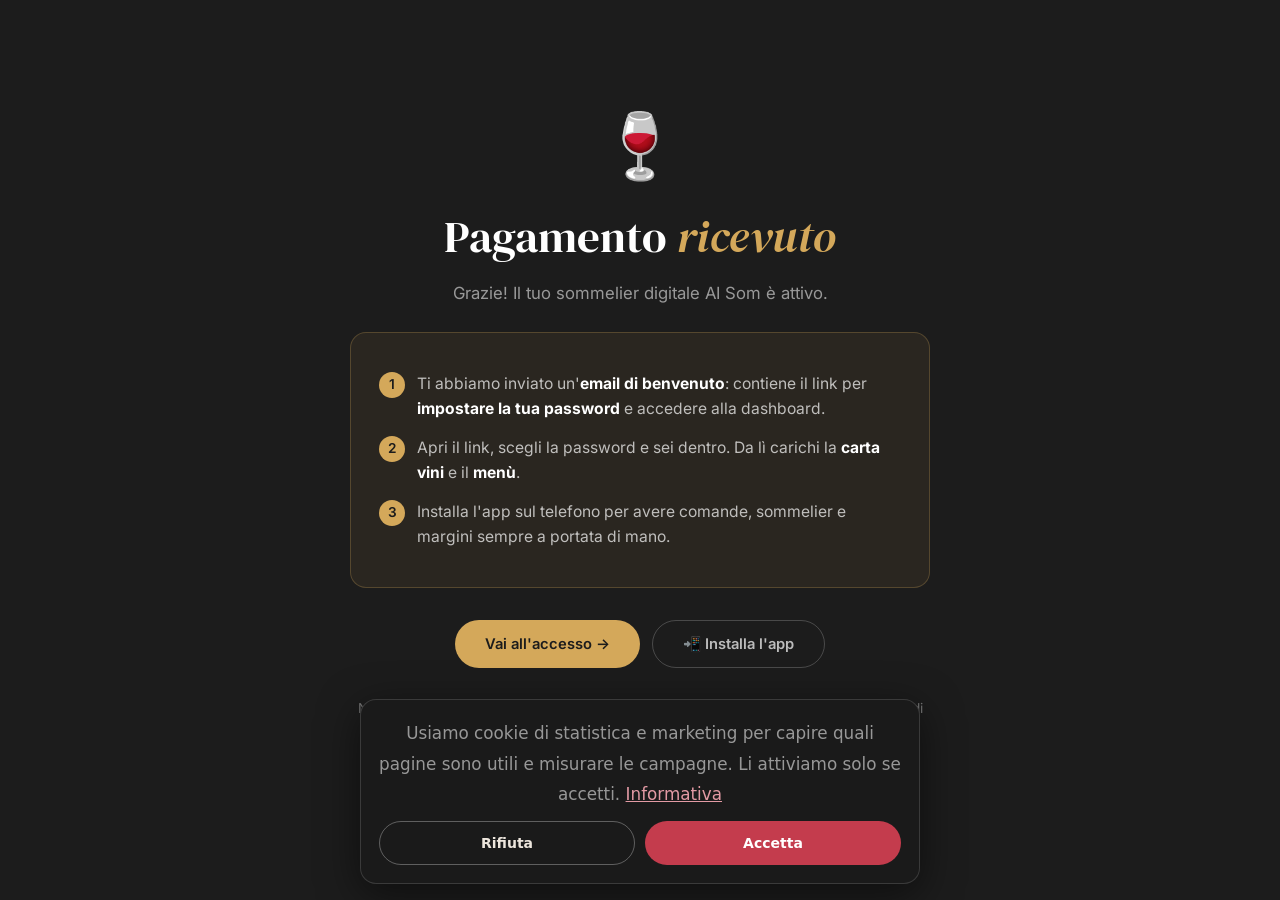
<file: grazie-pagamento.html>
<!DOCTYPE html>
<html lang="it">
<head>
<meta charset="UTF-8">
<meta name="viewport" content="width=device-width, initial-scale=1.0">
<title>Pagamento ricevuto — AI Som</title>
<meta name="robots" content="noindex">
<link rel="preconnect" href="https://fonts.googleapis.com">
<link href="https://fonts.googleapis.com/css2?family=DM+Serif+Display:ital@0;1&family=Inter:wght@300;400;500;600&display=swap" rel="stylesheet">
<style>
*{box-sizing:border-box;margin:0;padding:0}
:root{--copper:#D4A85A;--font-d:'DM Serif Display',Georgia,serif}
body{font-family:'Inter',sans-serif;background:#1C1C1C;color:#C0B0A0;min-height:100vh;display:flex;align-items:center;justify-content:center;text-align:center;padding:40px}
.wrap{max-width:580px}
.icon{font-size:4rem;margin-bottom:28px}
h1{font-family:var(--font-d);font-size:2.8rem;font-weight:400;color:#fff;margin-bottom:16px;line-height:1.1}
h1 em{font-style:italic;color:var(--copper)}
p{font-size:1.05rem;color:rgba(255,255,255,0.55);line-height:1.8;margin-bottom:24px}
.card{background:rgba(212,168,90,0.08);border:1px solid rgba(212,168,90,0.25);border-radius:16px;padding:24px 28px;margin:0 0 32px;text-align:left}
.card strong{color:#fff}
.step{display:flex;gap:12px;align-items:flex-start;margin:14px 0;font-size:0.98rem;color:rgba(255,255,255,0.7);line-height:1.6}
.num{flex:0 0 26px;height:26px;border-radius:50%;background:var(--copper);color:#1C1C1C;font-weight:600;font-size:0.85rem;display:flex;align-items:center;justify-content:center;margin-top:1px}
.actions{display:flex;gap:12px;flex-wrap:wrap;justify-content:center}
a.btn{display:inline-flex;align-items:center;gap:8px;padding:14px 30px;border-radius:100px;font-weight:600;font-size:0.92rem;text-decoration:none;transition:0.25s ease}
a.primary{background:var(--copper);color:#1C1C1C}
a.primary:hover{background:#B8903E;transform:translateY(-2px)}
a.ghost{background:transparent;color:rgba(255,255,255,0.7);border:1px solid rgba(255,255,255,0.2)}
a.ghost:hover{border-color:var(--copper);color:#fff}
.small{font-size:0.85rem;color:rgba(255,255,255,0.4);margin-top:28px}
</style>
<script src="analytics.js"></script>
</head>
<body>
<div class="wrap">
  <div class="icon">🍷</div>
  <h1>Pagamento <em>ricevuto</em></h1>
  <p>Grazie! Il tuo sommelier digitale AI Som è attivo.</p>

  <div class="card">
    <div class="step"><span class="num">1</span><span>Ti abbiamo inviato un'<strong>email di benvenuto</strong>: contiene il link per <strong>impostare la tua password</strong> e accedere alla dashboard.</span></div>
    <div class="step"><span class="num">2</span><span>Apri il link, scegli la password e sei dentro. Da lì carichi la <strong>carta vini</strong> e il <strong>menù</strong>.</span></div>
    <div class="step"><span class="num">3</span><span>Installa l'app sul telefono per avere comande, sommelier e margini sempre a portata di mano.</span></div>
  </div>

  <div class="actions">
    <a class="btn primary" href="https://ai-som-saas.vercel.app/login">Vai all'accesso →</a>
    <a class="btn ghost" href="https://ai-som-saas.vercel.app/installa">📲 Installa l'app</a>
  </div>

  <p class="small">Non trovi l'email? Controlla lo spam, oppure usa "Password dimenticata?" nella pagina di accesso.<br>Per assistenza scrivi a info@ai-som.it</p>
</div>
</body>
</html>
</file>
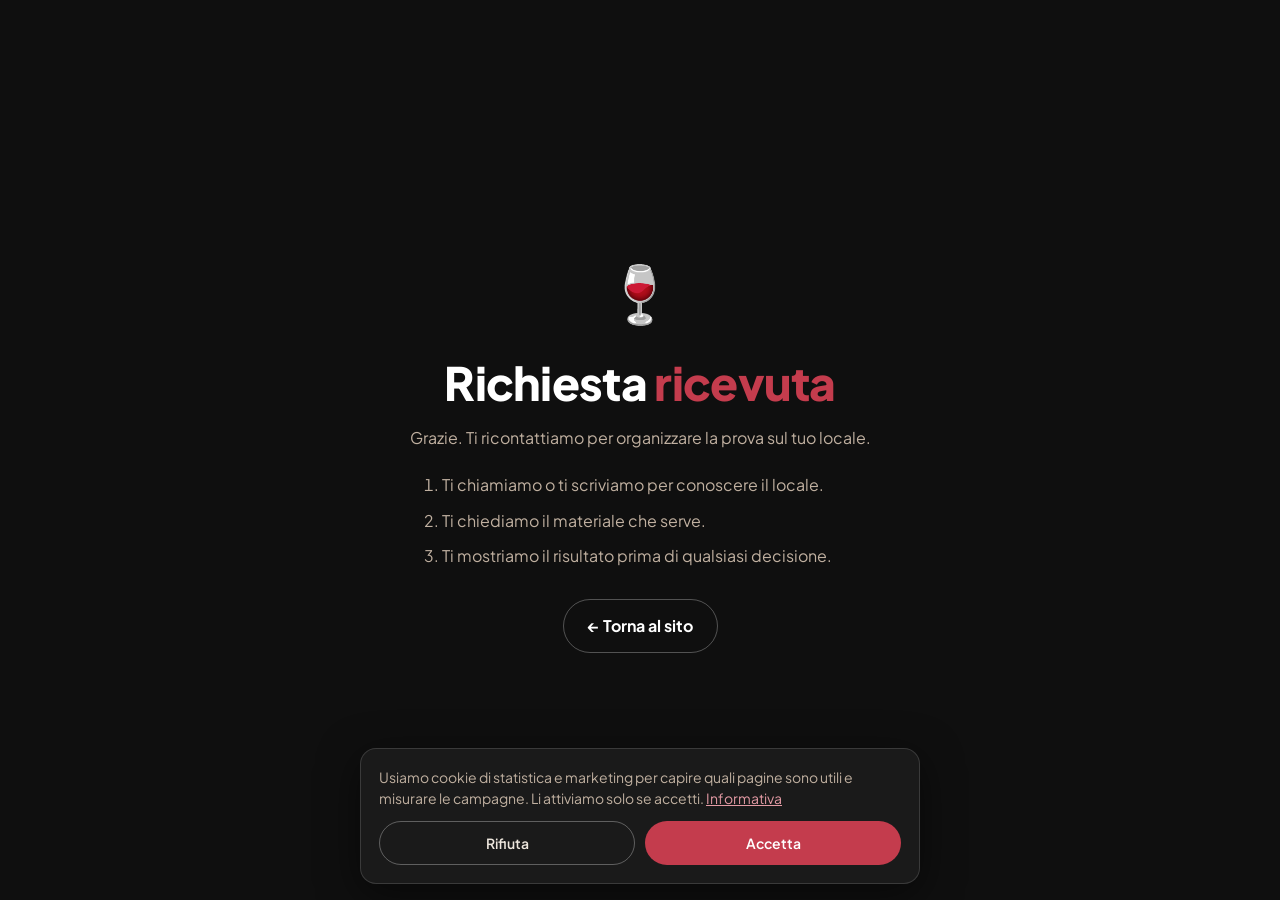
<file: grazie.html>
<!DOCTYPE html>
<html lang="it">
<head>
<meta charset="UTF-8">
<meta name="viewport" content="width=device-width, initial-scale=1.0">
<title>Richiesta ricevuta · AI Som</title>
<meta name="robots" content="noindex">
<link rel="preconnect" href="https://fonts.googleapis.com">
<link href="https://fonts.googleapis.com/css2?family=Plus+Jakarta+Sans:wght@400;600;800&display=swap" rel="stylesheet">
<link rel="stylesheet" href="landing.css">
<script src="analytics.js"></script>
<style>
main{min-height:100vh;display:flex;align-items:center;justify-content:center;text-align:center;padding:40px 16px}
.box{max-width:560px}.icon{font-size:56px;margin-bottom:20px}
h1{font-size:clamp(32px,6vw,46px);margin-bottom:16px}
ol{text-align:left;max-width:440px;margin:22px auto 30px;display:grid;gap:10px;color:var(--tx);padding-left:22px}
</style>
</head>
<body>
<main><div class="box">
  <div class="icon">🍷</div>
  <h1>Richiesta <span class="cop">ricevuta</span></h1>
  <p id="testo">Grazie. Ti ricontattiamo per organizzare la prova sul tuo locale.</p>
  <ol id="passi">
    <li>Ti chiamiamo o ti scriviamo per conoscere il locale.</li>
    <li>Ti chiediamo il materiale che serve.</li>
    <li>Ti mostriamo il risultato prima di qualsiasi decisione.</li>
  </ol>
  <a class="btn btn-ghost" href="/">← Torna al sito</a>
</div></main>
<script>
(function () {
  var o = new URLSearchParams(location.search).get('offerta')
  var materiale = { sommelier: 'menù e carta dei vini (PDF, foto o link)', margini: 'una ricetta e i costi principali del locale' }
  if (materiale[o]) document.querySelector('#passi li:nth-child(2)').textContent = 'Ti chiediamo ' + materiale[o] + '.'
  try { if (window.gtag) window.gtag('event', 'lead_confermato', { offerta: o || 'generico' }) } catch (e) { /* niente */ }
})()
</script>
</body>
</html>
</file>
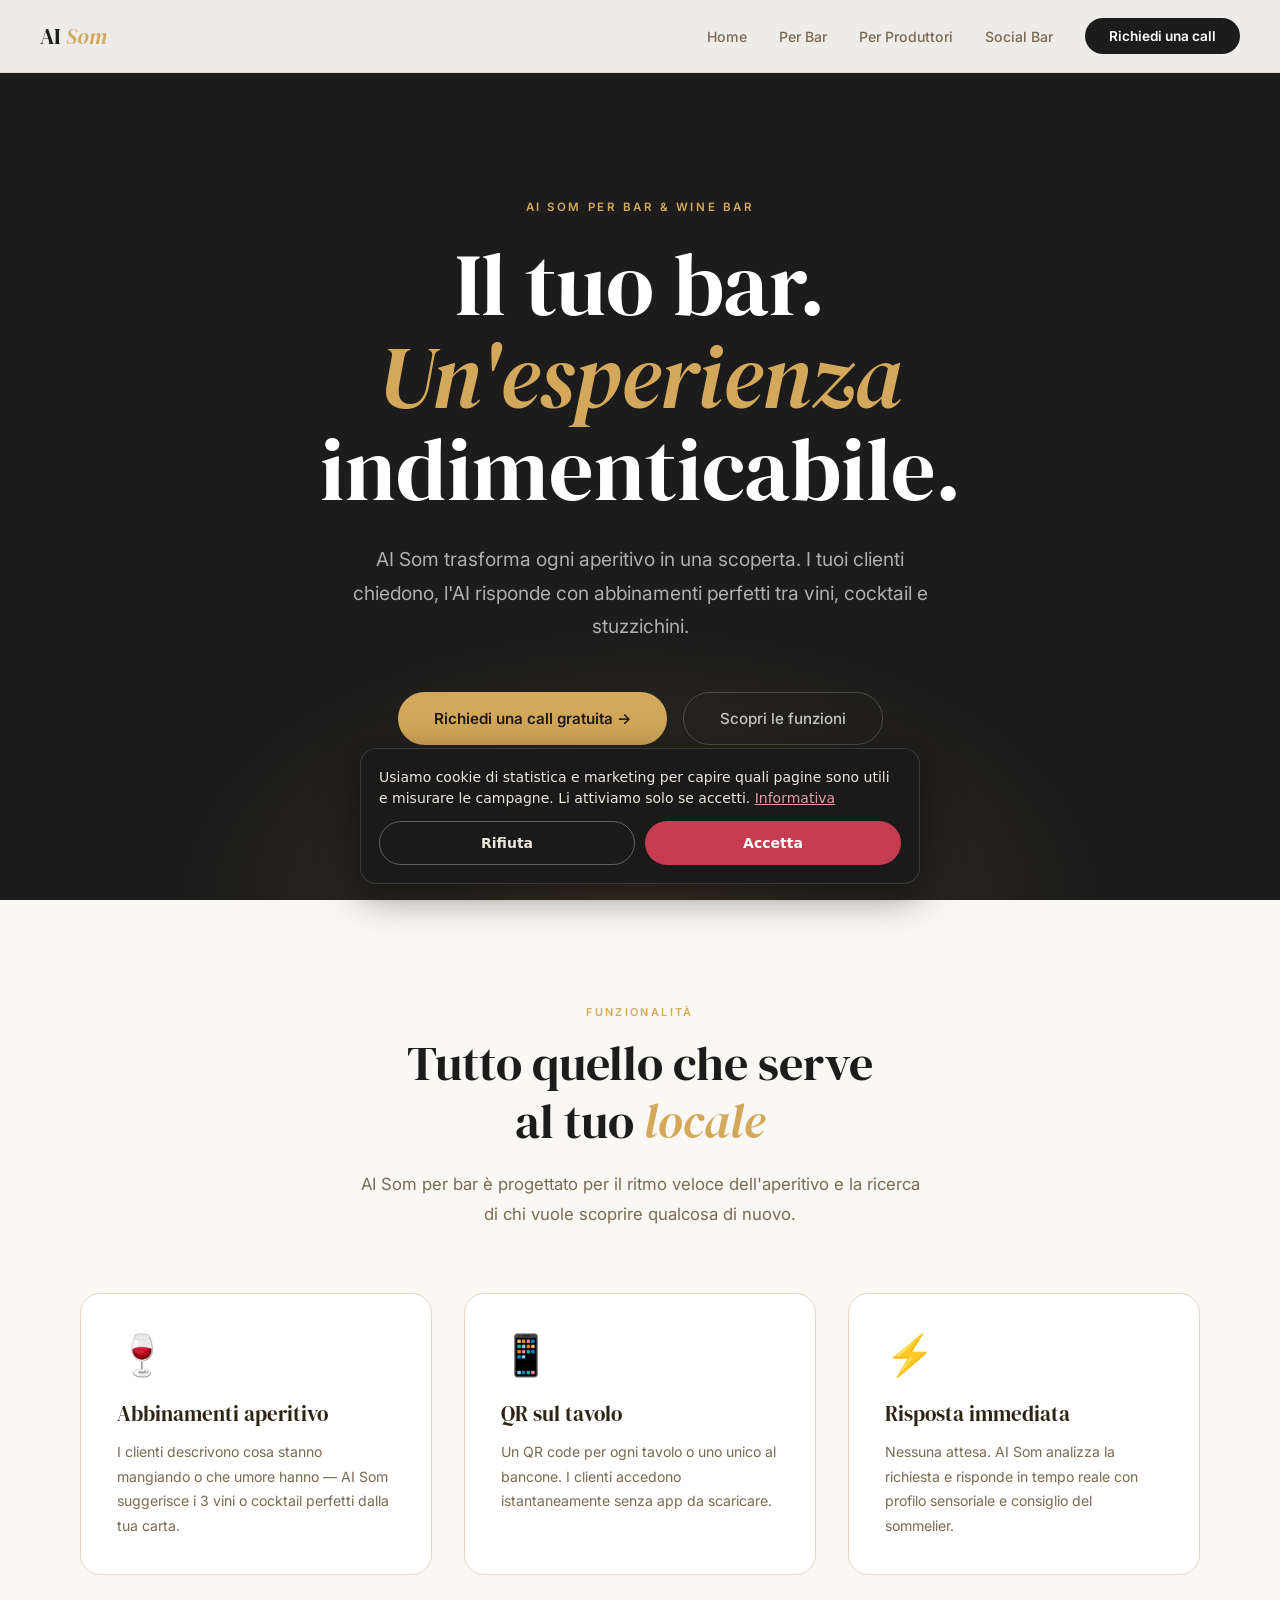
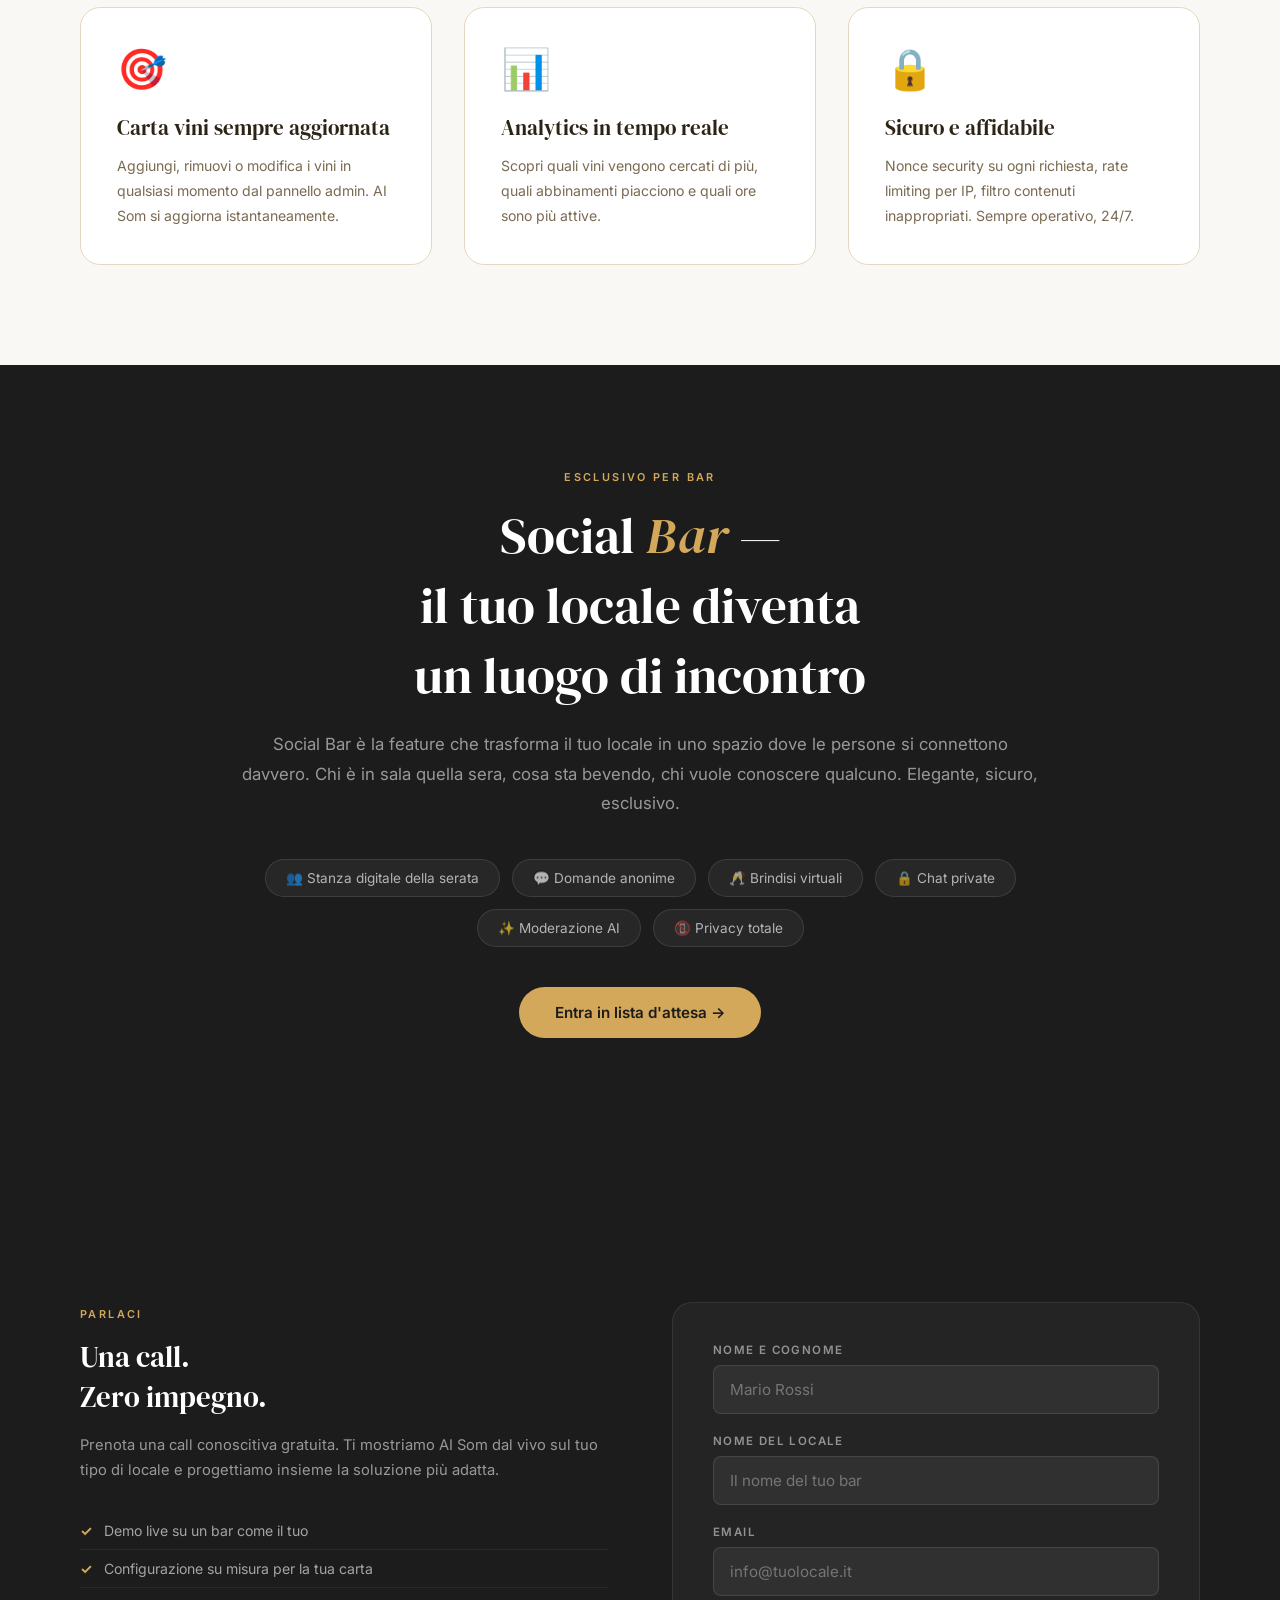
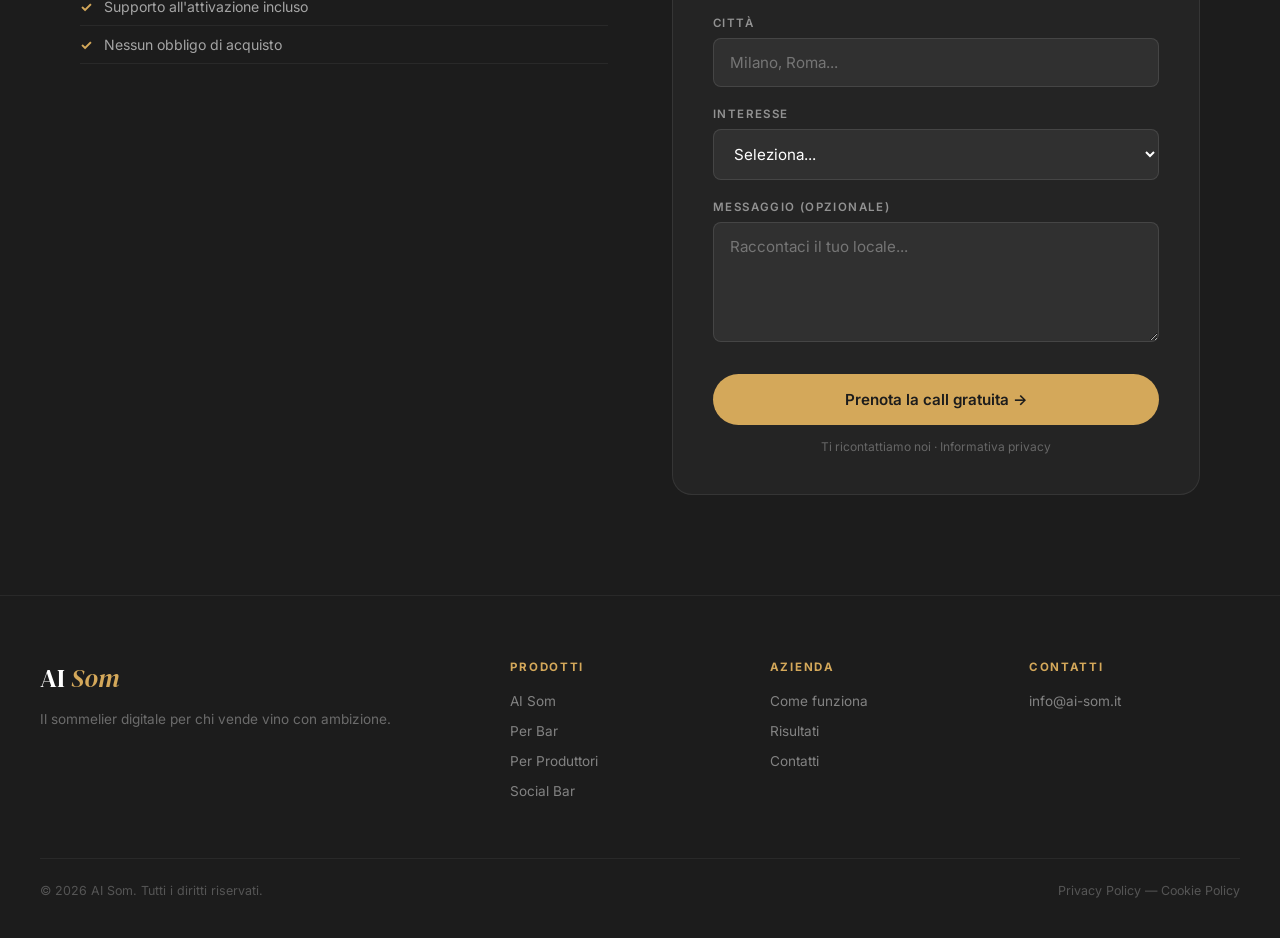
<file: per-bar.html>
<!DOCTYPE html>
<html lang="it">
<head>
<meta charset="UTF-8">
<meta name="viewport" content="width=device-width, initial-scale=1.0">
<meta name="description" content="AI Som per Bar e Wine Bar — Il sommelier digitale per aperitivi, cocktail e degustazioni. Social Bar incluso.">
<title>AI Som per Bar & Wine Bar</title>
<link rel="preconnect" href="https://fonts.googleapis.com">
<link href="https://fonts.googleapis.com/css2?family=DM+Serif+Display:ital@0;1&family=Inter:wght@300;400;500;600&display=swap" rel="stylesheet">
<style>
*,*::before,*::after{box-sizing:border-box;margin:0;padding:0}
html{scroll-behavior:smooth;font-size:16px}
body{font-family:'Inter',sans-serif;background:#FAF8F4;color:#2C2416;-webkit-font-smoothing:antialiased}
img{max-width:100%;display:block}a{text-decoration:none;color:inherit}ul{list-style:none}
:root{--dark:#1C1C1C;--dark2:#2A2A2A;--copper:#D4A85A;--copper2:#B8903E;--cream:#FAF8F4;--surface:#F4EFE8;--border:#E4D9C0;--text:#2C2416;--muted:#7A6A52;--white:#FFFFFF;--font-d:'DM Serif Display',Georgia,serif;--font-b:'Inter',sans-serif;--ease:0.25s cubic-bezier(0.25,0.46,0.45,0.94);--max:1200px}
.container{max-width:var(--max);margin:0 auto;padding:0 40px}
@media(max-width:768px){.container{padding:0 20px}}
nav{position:fixed;top:0;left:0;right:0;z-index:100;background:rgba(250,248,244,0.95);backdrop-filter:blur(12px);border-bottom:1px solid var(--border);padding:18px 40px;display:flex;align-items:center;justify-content:space-between}
.nav-logo{font-family:var(--font-d);font-size:1.4rem;color:var(--dark)}.nav-logo em{font-style:italic;color:var(--copper)}
.nav-links{display:flex;gap:32px;align-items:center}.nav-links a{font-size:0.88rem;font-weight:500;color:var(--muted);transition:var(--ease)}.nav-links a:hover{color:var(--dark)}
.nav-cta{background:var(--dark);color:var(--white)!important;padding:10px 24px;border-radius:100px;font-size:0.85rem!important;font-weight:600!important}.nav-cta:hover{background:var(--copper)!important;color:var(--dark)!important}
@media(max-width:768px){.nav-links{display:none}nav{padding:16px 20px}}
.hero{min-height:100vh;background:var(--dark);display:flex;align-items:center;padding:120px 40px 80px;position:relative;overflow:hidden}
.hero::before{content:'';position:absolute;inset:0;background:radial-gradient(ellipse 60% 50% at 50% 100%,rgba(212,168,90,0.15) 0%,transparent 60%)}
.hero-content{max-width:var(--max);margin:0 auto;text-align:center;position:relative}
.hero-eyebrow{display:inline-block;font-size:0.72rem;font-weight:600;letter-spacing:0.22em;text-transform:uppercase;color:var(--copper);margin-bottom:24px}
.hero h1{font-family:var(--font-d);font-size:clamp(3rem,7vw,5.5rem);font-weight:400;line-height:1.05;color:#fff;margin-bottom:28px}
.hero h1 em{font-style:italic;color:var(--copper)}
.hero-sub{font-size:clamp(1rem,2vw,1.2rem);color:rgba(255,255,255,0.65);max-width:580px;margin:0 auto 48px;line-height:1.75}
.hero-actions{display:flex;gap:16px;justify-content:center;flex-wrap:wrap}
.btn-primary{display:inline-flex;align-items:center;gap:8px;background:var(--copper);color:var(--dark);padding:16px 36px;border-radius:100px;font-weight:600;font-size:0.95rem;transition:var(--ease)}
.btn-primary:hover{background:var(--copper2);transform:translateY(-2px);box-shadow:0 12px 32px rgba(212,168,90,0.35)}
.btn-ghost{display:inline-flex;align-items:center;gap:8px;background:transparent;color:rgba(255,255,255,0.75);padding:16px 36px;border-radius:100px;font-weight:500;font-size:0.95rem;border:1px solid rgba(255,255,255,0.2);transition:var(--ease)}
.btn-ghost:hover{background:rgba(255,255,255,0.08);color:#fff}
section{padding:100px 40px}@media(max-width:768px){section{padding:64px 20px}}
.section-eyebrow{display:inline-block;font-size:0.68rem;font-weight:600;letter-spacing:0.22em;text-transform:uppercase;color:var(--copper);margin-bottom:16px}
.section-title{font-family:var(--font-d);font-size:clamp(2rem,4vw,3rem);font-weight:400;line-height:1.2;color:var(--dark);margin-bottom:20px}
.section-title em{font-style:italic;color:var(--copper)}
.section-sub{font-size:1.05rem;color:var(--muted);max-width:560px;line-height:1.75}
.text-center{text-align:center}.text-center .section-sub{margin:0 auto}
.features-grid{display:grid;grid-template-columns:repeat(3,1fr);gap:32px;margin-top:64px}
@media(max-width:768px){.features-grid{grid-template-columns:1fr}}
.feature-card{background:var(--white);border:1px solid var(--border);border-radius:20px;padding:36px;transition:var(--ease)}
.feature-card:hover{border-color:var(--copper);transform:translateY(-4px);box-shadow:0 16px 48px rgba(0,0,0,0.08)}
.feature-icon{font-size:2.5rem;margin-bottom:20px}
.feature-card h3{font-family:var(--font-d);font-size:1.3rem;font-weight:400;margin-bottom:12px}
.feature-card p{font-size:0.88rem;color:var(--muted);line-height:1.75}
.dark-section{background:var(--dark)}
.dark-section .section-title{color:#fff}
.dark-section .section-sub{color:rgba(255,255,255,0.5)}
.social-bar-section{background:var(--dark);padding:100px 40px}
.social-bar-inner{max-width:800px;margin:0 auto;text-align:center}
.social-bar-inner h2{font-family:var(--font-d);font-size:clamp(2rem,4vw,3.2rem);font-weight:400;color:#fff;margin-bottom:20px}
.social-bar-inner h2 em{font-style:italic;color:var(--copper)}
.social-bar-inner p{font-size:1.05rem;color:rgba(255,255,255,0.55);line-height:1.75;margin-bottom:40px}
.social-features{display:flex;flex-wrap:wrap;justify-content:center;gap:12px;margin-bottom:40px}
.social-pill{background:rgba(255,255,255,0.05);border:1px solid rgba(255,255,255,0.1);border-radius:100px;padding:10px 20px;font-size:0.85rem;color:rgba(255,255,255,0.65)}
.form-section{background:var(--dark)}
.form-grid{display:grid;grid-template-columns:1fr 1fr;gap:64px;margin-top:64px;align-items:start}
@media(max-width:768px){.form-grid{grid-template-columns:1fr;gap:40px}}
.form-info h3{font-family:var(--font-d);font-size:1.8rem;font-weight:400;color:#fff;margin-bottom:16px}
.form-info p{font-size:0.92rem;color:rgba(255,255,255,0.55);line-height:1.75}
.form-info ul{margin-top:28px}
.form-info ul li{display:flex;align-items:flex-start;gap:12px;font-size:0.88rem;color:rgba(255,255,255,0.6);padding:10px 0;border-bottom:1px solid rgba(255,255,255,0.06)}
.form-info ul li::before{content:'✓';color:var(--copper);font-weight:700;flex-shrink:0}
.contact-form{background:rgba(255,255,255,0.04);border:1px solid rgba(255,255,255,0.08);border-radius:20px;padding:40px}
.form-group{margin-bottom:20px}
.form-group label{display:block;font-size:0.72rem;font-weight:600;letter-spacing:0.12em;text-transform:uppercase;color:rgba(255,255,255,0.5);margin-bottom:8px}
.form-group input,.form-group select,.form-group textarea{width:100%;padding:14px 16px;background:rgba(255,255,255,0.06);border:1px solid rgba(255,255,255,0.1);border-radius:8px;color:#fff;font-family:var(--font-b);font-size:0.95rem;outline:none;transition:var(--ease)}
.form-group input:focus,.form-group select:focus,.form-group textarea:focus{border-color:var(--copper);box-shadow:0 0 0 3px rgba(212,168,90,0.15)}
.form-group textarea{resize:vertical;min-height:120px}
.form-group select option{background:var(--dark);color:#fff}
.form-submit{width:100%;padding:16px;background:var(--copper);color:var(--dark);border:none;border-radius:100px;font-family:var(--font-b);font-size:0.95rem;font-weight:600;cursor:pointer;transition:var(--ease);margin-top:8px}
.form-submit:hover{background:var(--copper2);transform:translateY(-2px)}
.form-note{font-size:0.75rem;color:rgba(255,255,255,0.3);text-align:center;margin-top:14px}
footer{background:var(--dark);border-top:1px solid rgba(255,255,255,0.06);padding:64px 40px 40px}
.footer-grid{display:grid;grid-template-columns:2fr 1fr 1fr 1fr;gap:48px;max-width:var(--max);margin:0 auto}
@media(max-width:768px){.footer-grid{grid-template-columns:1fr 1fr;gap:32px}}
.footer-brand .logo{font-family:var(--font-d);font-size:1.6rem;color:#fff}.footer-brand .logo em{font-style:italic;color:var(--copper)}
.footer-brand p{font-size:0.85rem;color:rgba(255,255,255,0.35);line-height:1.7;margin-top:12px}
.footer-col h4{font-size:0.72rem;font-weight:700;letter-spacing:0.15em;text-transform:uppercase;color:var(--copper);margin-bottom:16px}
.footer-col ul li{margin-bottom:10px}.footer-col ul li a{font-size:0.85rem;color:rgba(255,255,255,0.45);transition:var(--ease)}.footer-col ul li a:hover{color:rgba(255,255,255,0.85)}
.footer-bottom{max-width:var(--max);margin:48px auto 0;padding-top:24px;border-top:1px solid rgba(255,255,255,0.06);display:flex;justify-content:space-between;align-items:center;flex-wrap:wrap;gap:12px}
.footer-bottom p{font-size:0.78rem;color:rgba(255,255,255,0.25)}
</style>
<script src="analytics.js"></script>
</head>
<body>
<nav>
  <div class="nav-logo"><a href="index.html">AI <em>Som</em></a></div>
  <div class="nav-links">
    <a href="index.html">Home</a>
    <a href="per-bar.html">Per Bar</a>
    <a href="per-produttori.html">Per Produttori</a>
    <a href="index.html#social-bar">Social Bar</a>
    <a href="#contatto" class="nav-cta">Richiedi una call</a>
  </div>
</nav>

<section class="hero">
  <div class="hero-content">
    <span class="hero-eyebrow">AI Som per Bar & Wine Bar</span>
    <h1>Il tuo bar.<br><em>Un'esperienza</em><br>indimenticabile.</h1>
    <p class="hero-sub">AI Som trasforma ogni aperitivo in una scoperta. I tuoi clienti chiedono, l'AI risponde con abbinamenti perfetti tra vini, cocktail e stuzzichini.</p>
    <div class="hero-actions">
      <a href="#contatto" class="btn-primary">Richiedi una call gratuita →</a>
      <a href="#features" class="btn-ghost">Scopri le funzioni</a>
    </div>
  </div>
</section>

<section id="features">
  <div class="container">
    <div class="text-center">
      <span class="section-eyebrow">Funzionalità</span>
      <h2 class="section-title">Tutto quello che serve<br>al tuo <em>locale</em></h2>
      <p class="section-sub">AI Som per bar è progettato per il ritmo veloce dell'aperitivo e la ricerca di chi vuole scoprire qualcosa di nuovo.</p>
    </div>
    <div class="features-grid">
      <div class="feature-card">
        <div class="feature-icon">🍷</div>
        <h3>Abbinamenti aperitivo</h3>
        <p>I clienti descrivono cosa stanno mangiando o che umore hanno — AI Som suggerisce i 3 vini o cocktail perfetti dalla tua carta.</p>
      </div>
      <div class="feature-card">
        <div class="feature-icon">📱</div>
        <h3>QR sul tavolo</h3>
        <p>Un QR code per ogni tavolo o uno unico al bancone. I clienti accedono istantaneamente senza app da scaricare.</p>
      </div>
      <div class="feature-card">
        <div class="feature-icon">⚡</div>
        <h3>Risposta immediata</h3>
        <p>Nessuna attesa. AI Som analizza la richiesta e risponde in tempo reale con profilo sensoriale e consiglio del sommelier.</p>
      </div>
      <div class="feature-card">
        <div class="feature-icon">🎯</div>
        <h3>Carta vini sempre aggiornata</h3>
        <p>Aggiungi, rimuovi o modifica i vini in qualsiasi momento dal pannello admin. AI Som si aggiorna istantaneamente.</p>
      </div>
      <div class="feature-card">
        <div class="feature-icon">📊</div>
        <h3>Analytics in tempo reale</h3>
        <p>Scopri quali vini vengono cercati di più, quali abbinamenti piacciono e quali ore sono più attive.</p>
      </div>
      <div class="feature-card">
        <div class="feature-icon">🔒</div>
        <h3>Sicuro e affidabile</h3>
        <p>Nonce security su ogni richiesta, rate limiting per IP, filtro contenuti inappropriati. Sempre operativo, 24/7.</p>
      </div>
    </div>
  </div>
</section>

<section class="social-bar-section" id="social-bar">
  <div class="container">
    <div class="social-bar-inner">
      <span class="section-eyebrow">Esclusivo per Bar</span>
      <h2>Social <em>Bar</em> —<br>il tuo locale diventa<br>un luogo di incontro</h2>
      <p>Social Bar è la feature che trasforma il tuo locale in uno spazio dove le persone si connettono davvero. Chi è in sala quella sera, cosa sta bevendo, chi vuole conoscere qualcuno. Elegante, sicuro, esclusivo.</p>
      <div class="social-features">
        <span class="social-pill">👥 Stanza digitale della serata</span>
        <span class="social-pill">💬 Domande anonime</span>
        <span class="social-pill">🥂 Brindisi virtuali</span>
        <span class="social-pill">🔒 Chat private</span>
        <span class="social-pill">✨ Moderazione AI</span>
        <span class="social-pill">📵 Privacy totale</span>
      </div>
      <a href="#contatto" class="btn-primary">Entra in lista d'attesa →</a>
    </div>
  </div>
</section>

<section class="form-section" id="contatto">
  <div class="container">
    <div class="form-grid">
      <div class="form-info">
        <span class="section-eyebrow">Parlaci</span>
        <h3>Una call.<br>Zero impegno.</h3>
        <p>Prenota una call conoscitiva gratuita. Ti mostriamo AI Som dal vivo sul tuo tipo di locale e progettiamo insieme la soluzione più adatta.</p>
        <ul>
          <li>Demo live su un bar come il tuo</li>
          <li>Configurazione su misura per la tua carta</li>
          <li>Supporto all'attivazione incluso</li>
          <li>Nessun obbligo di acquisto</li>
        </ul>
      </div>
      <div class="contact-form">
        <form action="https://formsubmit.co/info@ai-som.it" method="POST">
          <input type="hidden" name="_subject" value="Richiesta call — AI Som per Bar">
          <input type="hidden" name="_captcha" value="false">
          <div class="form-group">
            <label>Nome e Cognome</label>
            <input type="text" name="nome" placeholder="Mario Rossi" required>
          </div>
          <div class="form-group">
            <label>Nome del locale</label>
            <input type="text" name="locale" placeholder="Il nome del tuo bar" required>
          </div>
          <div class="form-group">
            <label>Email</label>
            <input type="email" name="email" placeholder="info@tuolocale.it" required>
          </div>
          <div class="form-group">
            <label>Città</label>
            <input type="text" name="citta" placeholder="Milano, Roma..." required>
          </div>
          <div class="form-group">
            <label>Interesse</label>
            <select name="interesse">
              <option value="">Seleziona...</option>
              <option>Solo AI Som</option>
              <option>AI Som + Social Bar</option>
              <option>Voglio capire meglio</option>
            </select>
          </div>
          <div class="form-group">
            <label>Messaggio (opzionale)</label>
            <textarea name="messaggio" placeholder="Raccontaci il tuo locale..."></textarea>
          </div>
          <button type="submit" class="form-submit">Prenota la call gratuita →</button>
          <p class="form-note">Ti ricontattiamo noi · <a href="privacy.html">Informativa privacy</a></p>
        </form>
      </div>
    </div>
  </div>
</section>

<footer>
  <div class="footer-grid">
    <div class="footer-brand">
      <div class="logo">AI <em>Som</em></div>
      <p>Il sommelier digitale per chi vende vino con ambizione.</p>
    </div>
    <div class="footer-col">
      <h4>Prodotti</h4>
      <ul>
        <li><a href="index.html#prodotti">AI Som</a></li>
        <li><a href="per-bar.html">Per Bar</a></li>
        <li><a href="per-produttori.html">Per Produttori</a></li>
        <li><a href="index.html#social-bar">Social Bar</a></li>
      </ul>
    </div>
    <div class="footer-col">
      <h4>Azienda</h4>
      <ul>
        <li><a href="index.html#come-funziona">Come funziona</a></li>
        <li><a href="index.html#dati">Risultati</a></li>
        <li><a href="index.html#contatto">Contatti</a></li>
      </ul>
    </div>
    <div class="footer-col">
      <h4>Contatti</h4>
      <ul><li><a href="mailto:info@ai-som.it">info@ai-som.it</a></li></ul>
    </div>
  </div>
  <div class="footer-bottom">
    <p>© 2026 AI Som. Tutti i diritti riservati.</p>
    <p>Privacy Policy — Cookie Policy</p>
  </div>
</footer>
</body>
</html>
</file>
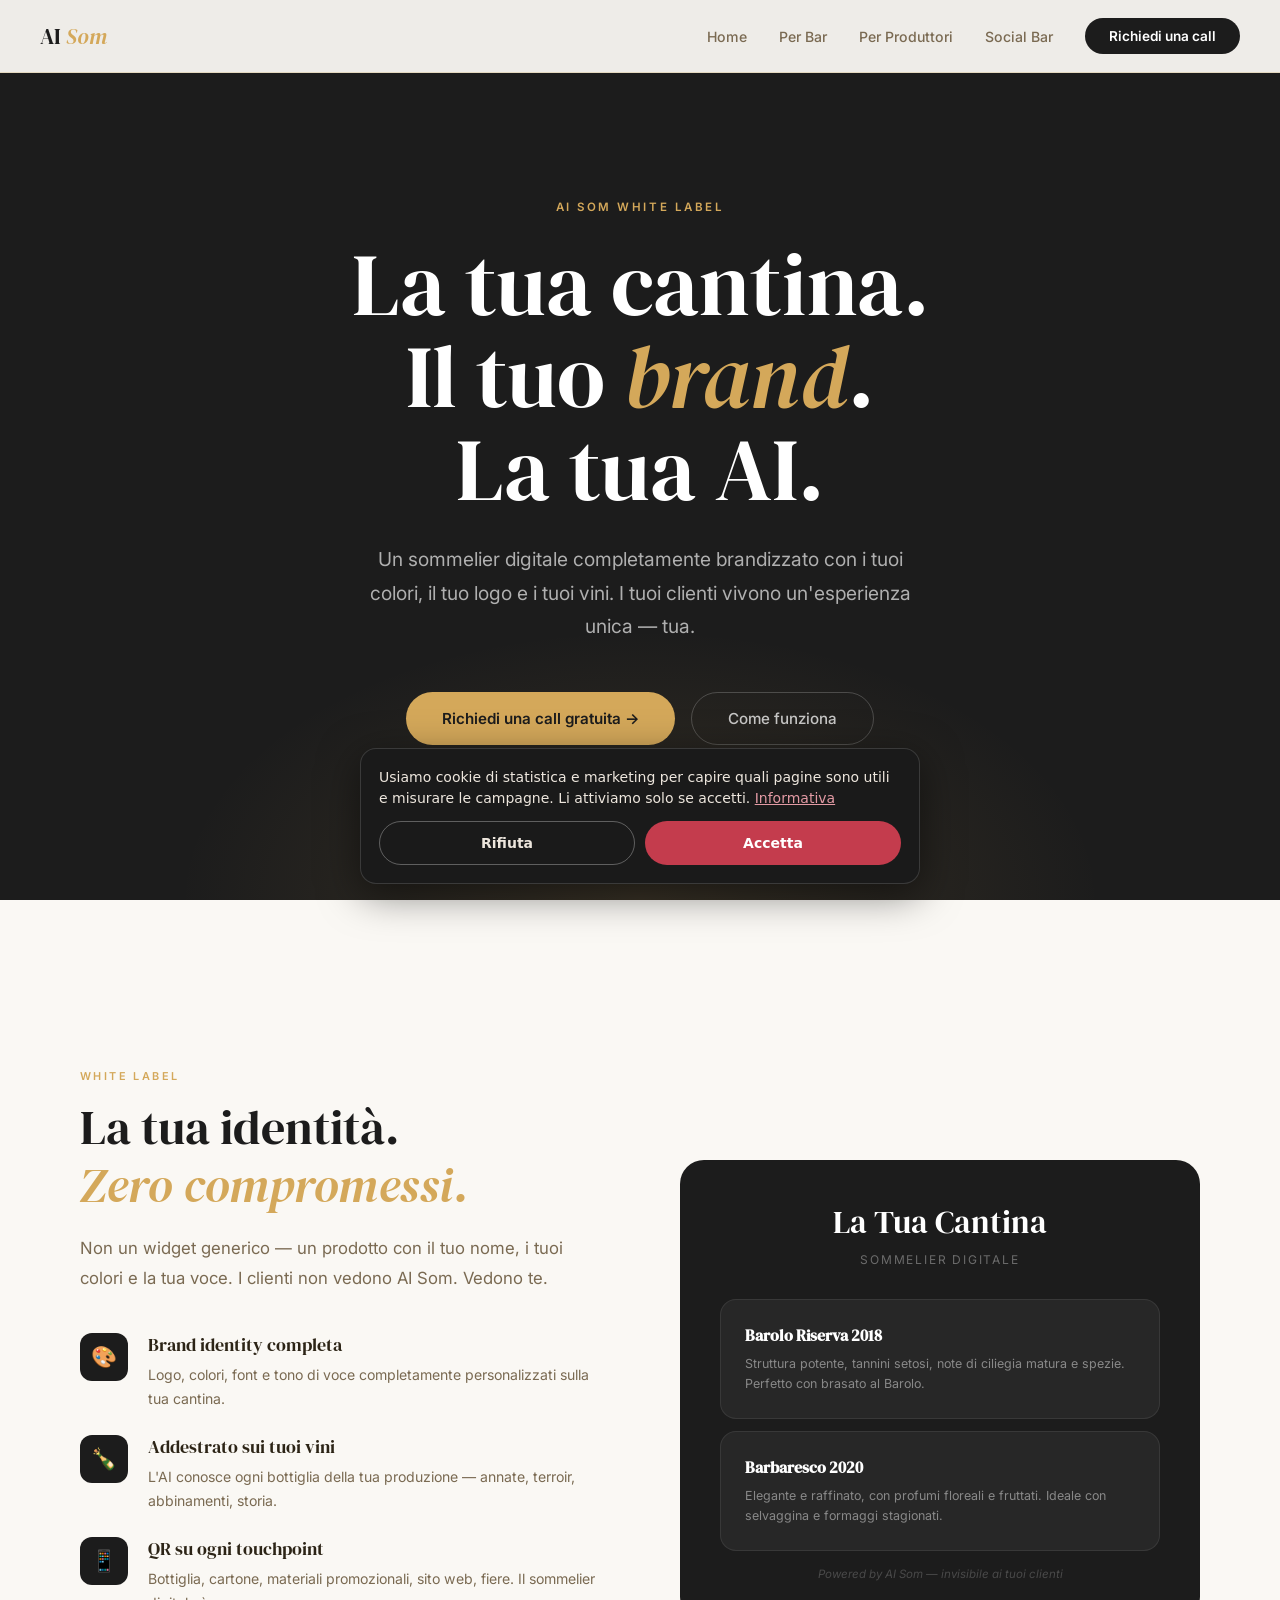
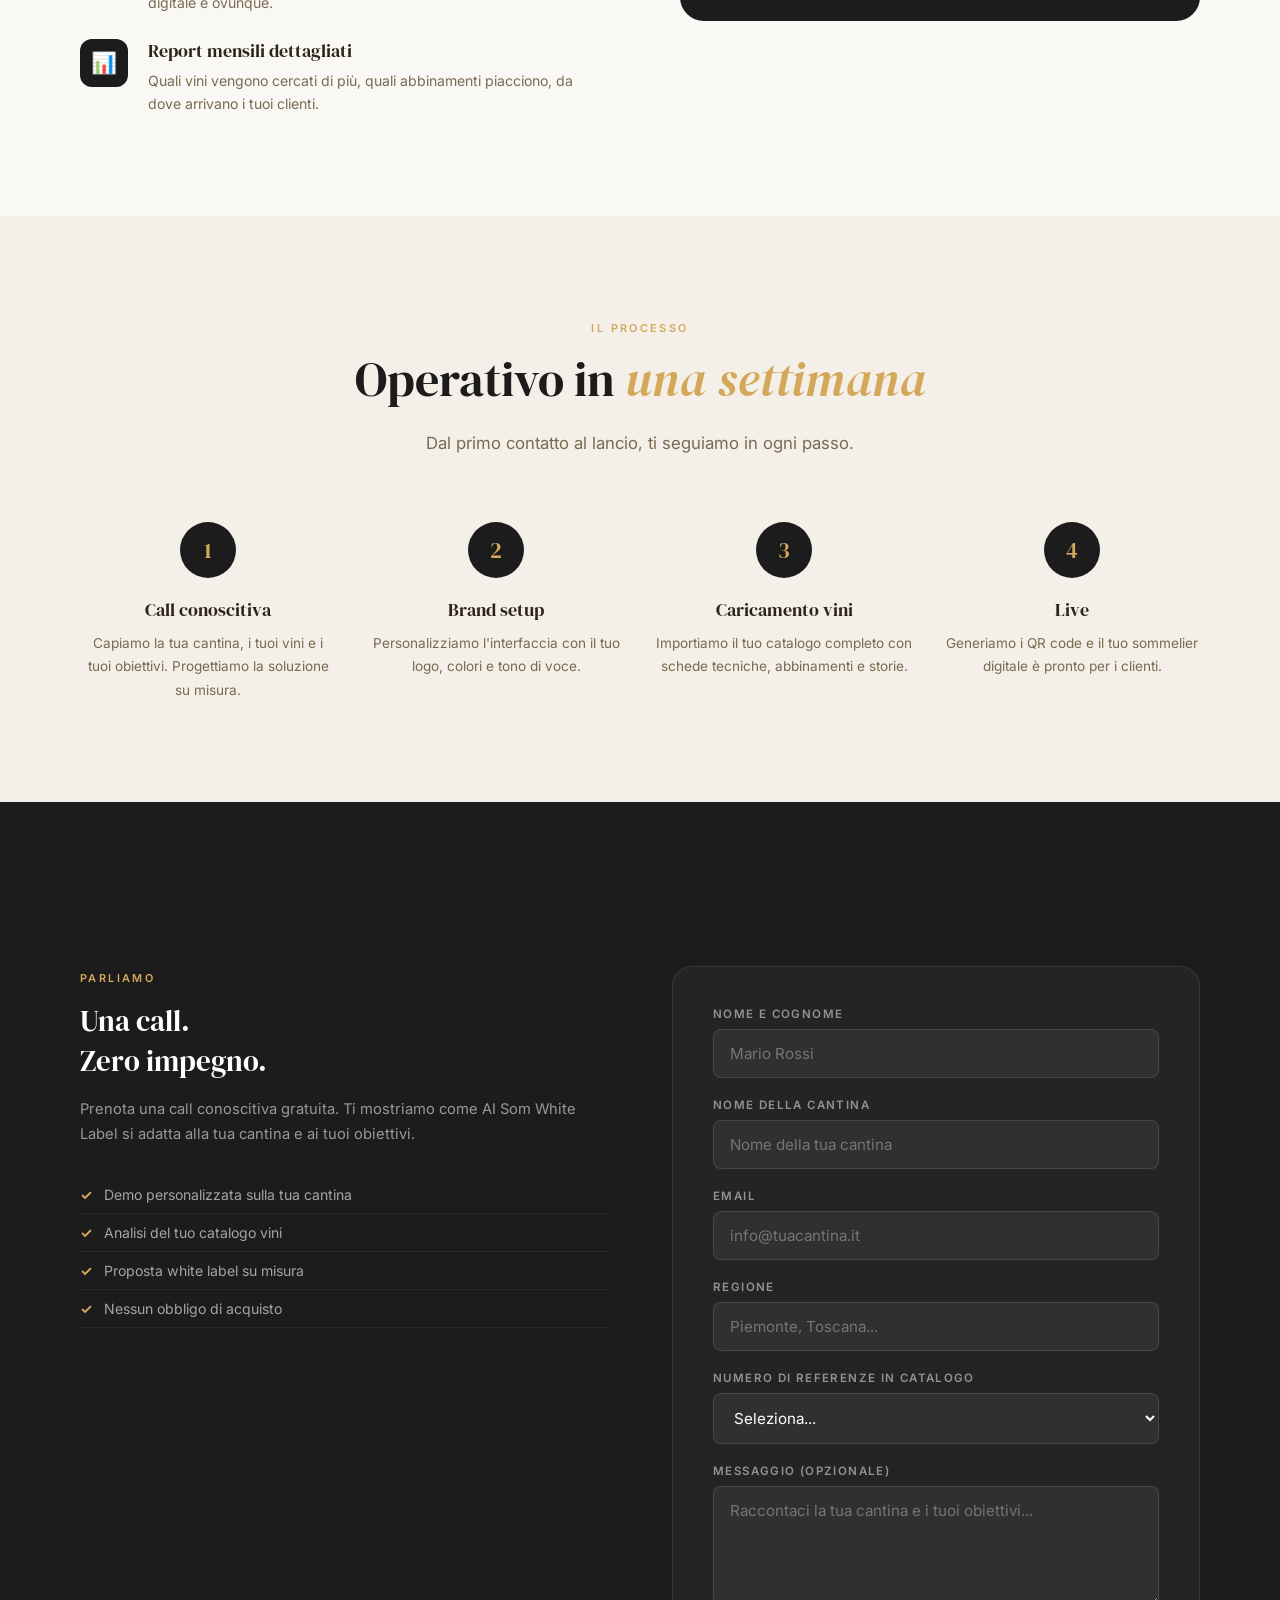
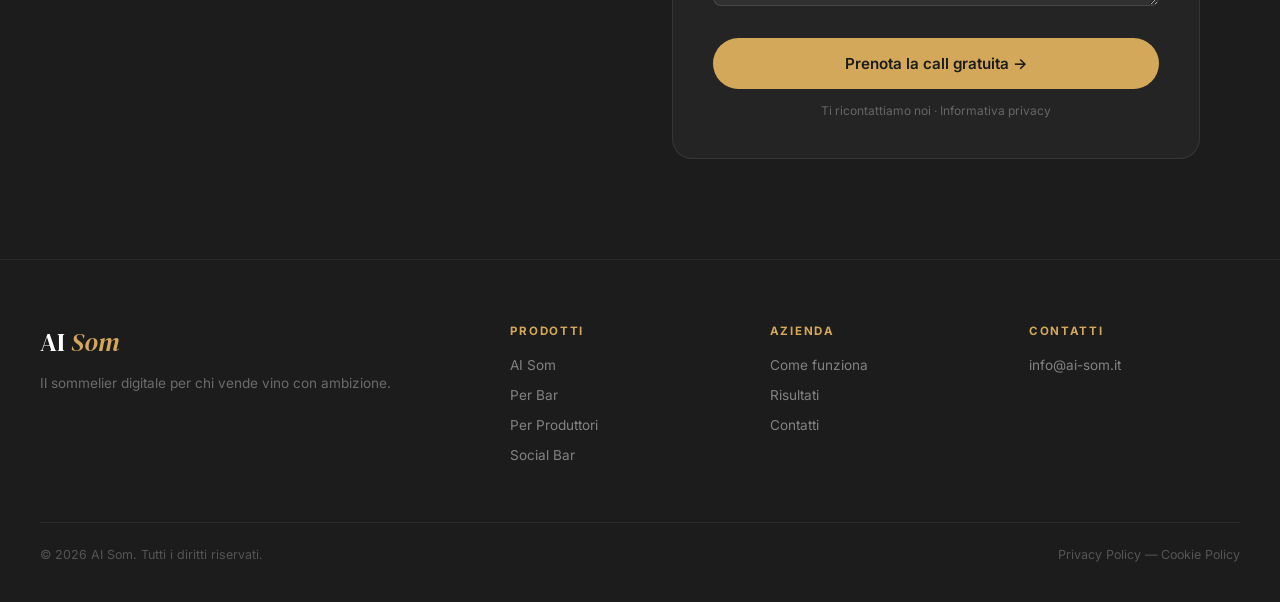
<file: per-produttori.html>
<!DOCTYPE html>
<html lang="it">
<head>
<meta charset="UTF-8">
<meta name="viewport" content="width=device-width, initial-scale=1.0">
<meta name="description" content="AI Som White Label per Produttori Vitivinicoli — Il tuo brand, la tua intelligenza artificiale.">
<title>AI Som White Label — Per Produttori Vitivinicoli</title>
<link rel="preconnect" href="https://fonts.googleapis.com">
<link href="https://fonts.googleapis.com/css2?family=DM+Serif+Display:ital@0;1&family=Inter:wght@300;400;500;600&display=swap" rel="stylesheet">
<style>
*,*::before,*::after{box-sizing:border-box;margin:0;padding:0}
html{scroll-behavior:smooth}body{font-family:'Inter',sans-serif;background:#FAF8F4;color:#2C2416;-webkit-font-smoothing:antialiased}
img{max-width:100%;display:block}a{text-decoration:none;color:inherit}ul{list-style:none}
:root{--dark:#1C1C1C;--copper:#D4A85A;--copper2:#B8903E;--cream:#FAF8F4;--surface:#F4EFE8;--border:#E4D9C0;--muted:#7A6A52;--white:#FFFFFF;--font-d:'DM Serif Display',Georgia,serif;--font-b:'Inter',sans-serif;--ease:0.25s cubic-bezier(0.25,0.46,0.45,0.94);--max:1200px}
.container{max-width:var(--max);margin:0 auto;padding:0 40px}@media(max-width:768px){.container{padding:0 20px}}
nav{position:fixed;top:0;left:0;right:0;z-index:100;background:rgba(250,248,244,0.95);backdrop-filter:blur(12px);border-bottom:1px solid var(--border);padding:18px 40px;display:flex;align-items:center;justify-content:space-between}
.nav-logo{font-family:var(--font-d);font-size:1.4rem;color:var(--dark)}.nav-logo em{font-style:italic;color:var(--copper)}
.nav-links{display:flex;gap:32px;align-items:center}.nav-links a{font-size:0.88rem;font-weight:500;color:var(--muted);transition:var(--ease)}.nav-links a:hover{color:var(--dark)}
.nav-cta{background:var(--dark);color:var(--white)!important;padding:10px 24px;border-radius:100px;font-size:0.85rem!important;font-weight:600!important}
@media(max-width:768px){.nav-links{display:none}nav{padding:16px 20px}}
.hero{min-height:100vh;background:var(--dark);display:flex;align-items:center;padding:120px 40px 80px;position:relative;overflow:hidden}
.hero::before{content:'';position:absolute;inset:0;background:radial-gradient(ellipse 60% 50% at 50% 100%,rgba(212,168,90,0.15) 0%,transparent 60%)}
.hero-content{max-width:var(--max);margin:0 auto;text-align:center;position:relative}
.hero-eyebrow{display:inline-block;font-size:0.72rem;font-weight:600;letter-spacing:0.22em;text-transform:uppercase;color:var(--copper);margin-bottom:24px}
.hero h1{font-family:var(--font-d);font-size:clamp(3rem,7vw,5.5rem);font-weight:400;line-height:1.05;color:#fff;margin-bottom:28px}.hero h1 em{font-style:italic;color:var(--copper)}
.hero-sub{font-size:clamp(1rem,2vw,1.2rem);color:rgba(255,255,255,0.65);max-width:580px;margin:0 auto 48px;line-height:1.75}
.hero-actions{display:flex;gap:16px;justify-content:center;flex-wrap:wrap}
.btn-primary{display:inline-flex;align-items:center;gap:8px;background:var(--copper);color:var(--dark);padding:16px 36px;border-radius:100px;font-weight:600;font-size:0.95rem;transition:var(--ease)}.btn-primary:hover{background:var(--copper2);transform:translateY(-2px)}
.btn-ghost{display:inline-flex;align-items:center;gap:8px;background:transparent;color:rgba(255,255,255,0.75);padding:16px 36px;border-radius:100px;font-weight:500;font-size:0.95rem;border:1px solid rgba(255,255,255,0.2);transition:var(--ease)}.btn-ghost:hover{background:rgba(255,255,255,0.08);color:#fff}
section{padding:100px 40px}@media(max-width:768px){section{padding:64px 20px}}
.section-eyebrow{display:inline-block;font-size:0.68rem;font-weight:600;letter-spacing:0.22em;text-transform:uppercase;color:var(--copper);margin-bottom:16px}
.section-title{font-family:var(--font-d);font-size:clamp(2rem,4vw,3rem);font-weight:400;line-height:1.2;color:var(--dark);margin-bottom:20px}.section-title em{font-style:italic;color:var(--copper)}
.section-sub{font-size:1.05rem;color:var(--muted);max-width:560px;line-height:1.75}
.text-center{text-align:center}.text-center .section-sub{margin:0 auto}
.wl-grid{display:grid;grid-template-columns:1fr 1fr;gap:80px;align-items:center;margin-top:64px}
@media(max-width:768px){.wl-grid{grid-template-columns:1fr;gap:40px}}
.wl-features{display:flex;flex-direction:column;gap:24px}
.wl-feature{display:flex;gap:20px;align-items:flex-start}
.wl-feature-icon{width:48px;height:48px;background:var(--dark);border-radius:12px;display:flex;align-items:center;justify-content:center;font-size:1.3rem;flex-shrink:0}
.wl-feature h4{font-family:var(--font-d);font-size:1.1rem;font-weight:400;margin-bottom:6px}
.wl-feature p{font-size:0.88rem;color:var(--muted);line-height:1.7}
.wl-mockup{background:var(--dark);border-radius:24px;padding:40px;text-align:center}
.wl-mockup-logo{font-family:var(--font-d);font-size:2rem;color:#fff;margin-bottom:8px}
.wl-mockup-sub{font-size:0.75rem;letter-spacing:0.15em;text-transform:uppercase;color:rgba(255,255,255,0.35);margin-bottom:32px}
.wl-mockup-card{background:rgba(255,255,255,0.05);border:1px solid rgba(255,255,255,0.08);border-radius:16px;padding:24px;text-align:left;margin-bottom:12px}
.wl-mockup-card h5{font-family:var(--font-d);color:#fff;font-size:1rem;margin-bottom:8px}
.wl-mockup-card p{font-size:0.78rem;color:rgba(255,255,255,0.45);line-height:1.6}
.wl-mockup-note{font-size:0.72rem;color:rgba(255,255,255,0.2);margin-top:16px;font-style:italic}
.steps-grid{display:grid;grid-template-columns:repeat(4,1fr);gap:32px;margin-top:64px}
@media(max-width:900px){.steps-grid{grid-template-columns:repeat(2,1fr)}}
@media(max-width:480px){.steps-grid{grid-template-columns:1fr}}
.step{text-align:center}
.step-num{width:56px;height:56px;background:var(--dark);color:var(--copper);border-radius:50%;display:flex;align-items:center;justify-content:center;font-family:var(--font-d);font-size:1.4rem;margin:0 auto 20px}
.step h3{font-family:var(--font-d);font-size:1.1rem;font-weight:400;margin-bottom:10px}
.step p{font-size:0.85rem;color:var(--muted);line-height:1.7}
.form-section{background:var(--dark)}
.form-grid{display:grid;grid-template-columns:1fr 1fr;gap:64px;margin-top:64px;align-items:start}
@media(max-width:768px){.form-grid{grid-template-columns:1fr;gap:40px}}
.form-info h3{font-family:var(--font-d);font-size:1.8rem;font-weight:400;color:#fff;margin-bottom:16px}
.form-info p{font-size:0.92rem;color:rgba(255,255,255,0.55);line-height:1.75}
.form-info ul{margin-top:28px}
.form-info ul li{display:flex;align-items:flex-start;gap:12px;font-size:0.88rem;color:rgba(255,255,255,0.6);padding:10px 0;border-bottom:1px solid rgba(255,255,255,0.06)}
.form-info ul li::before{content:'✓';color:var(--copper);font-weight:700;flex-shrink:0}
.contact-form{background:rgba(255,255,255,0.04);border:1px solid rgba(255,255,255,0.08);border-radius:20px;padding:40px}
.form-group{margin-bottom:20px}
.form-group label{display:block;font-size:0.72rem;font-weight:600;letter-spacing:0.12em;text-transform:uppercase;color:rgba(255,255,255,0.5);margin-bottom:8px}
.form-group input,.form-group select,.form-group textarea{width:100%;padding:14px 16px;background:rgba(255,255,255,0.06);border:1px solid rgba(255,255,255,0.1);border-radius:8px;color:#fff;font-family:var(--font-b);font-size:0.95rem;outline:none;transition:var(--ease)}
.form-group input:focus,.form-group select:focus,.form-group textarea:focus{border-color:var(--copper);box-shadow:0 0 0 3px rgba(212,168,90,0.15)}
.form-group textarea{resize:vertical;min-height:120px}
.form-group select option{background:var(--dark);color:#fff}
.form-submit{width:100%;padding:16px;background:var(--copper);color:var(--dark);border:none;border-radius:100px;font-family:var(--font-b);font-size:0.95rem;font-weight:600;cursor:pointer;transition:var(--ease);margin-top:8px}
.form-submit:hover{background:var(--copper2);transform:translateY(-2px)}
.form-note{font-size:0.75rem;color:rgba(255,255,255,0.3);text-align:center;margin-top:14px}
footer{background:var(--dark);border-top:1px solid rgba(255,255,255,0.06);padding:64px 40px 40px}
.footer-grid{display:grid;grid-template-columns:2fr 1fr 1fr 1fr;gap:48px;max-width:var(--max);margin:0 auto}
@media(max-width:768px){.footer-grid{grid-template-columns:1fr 1fr;gap:32px}}
.footer-brand .logo{font-family:var(--font-d);font-size:1.6rem;color:#fff}.footer-brand .logo em{font-style:italic;color:var(--copper)}
.footer-brand p{font-size:0.85rem;color:rgba(255,255,255,0.35);line-height:1.7;margin-top:12px}
.footer-col h4{font-size:0.72rem;font-weight:700;letter-spacing:0.15em;text-transform:uppercase;color:var(--copper);margin-bottom:16px}
.footer-col ul li{margin-bottom:10px}.footer-col ul li a{font-size:0.85rem;color:rgba(255,255,255,0.45);transition:var(--ease)}.footer-col ul li a:hover{color:rgba(255,255,255,0.85)}
.footer-bottom{max-width:var(--max);margin:48px auto 0;padding-top:24px;border-top:1px solid rgba(255,255,255,0.06);display:flex;justify-content:space-between;align-items:center;flex-wrap:wrap;gap:12px}
.footer-bottom p{font-size:0.78rem;color:rgba(255,255,255,0.25)}
</style>
<script src="analytics.js"></script>
</head>
<body>
<nav>
  <div class="nav-logo"><a href="index.html">AI <em>Som</em></a></div>
  <div class="nav-links">
    <a href="index.html">Home</a>
    <a href="per-bar.html">Per Bar</a>
    <a href="per-produttori.html">Per Produttori</a>
    <a href="index.html#social-bar">Social Bar</a>
    <a href="#contatto" class="nav-cta">Richiedi una call</a>
  </div>
</nav>

<section class="hero">
  <div class="hero-content">
    <span class="hero-eyebrow">AI Som White Label</span>
    <h1>La tua cantina.<br>Il tuo <em>brand</em>.<br>La tua AI.</h1>
    <p class="hero-sub">Un sommelier digitale completamente brandizzato con i tuoi colori, il tuo logo e i tuoi vini. I tuoi clienti vivono un'esperienza unica — tua.</p>
    <div class="hero-actions">
      <a href="#contatto" class="btn-primary">Richiedi una call gratuita →</a>
      <a href="#come-funziona" class="btn-ghost">Come funziona</a>
    </div>
  </div>
</section>

<section id="white-label">
  <div class="container">
    <div class="wl-grid">
      <div>
        <span class="section-eyebrow">White Label</span>
        <h2 class="section-title">La tua identità.<br><em>Zero compromessi.</em></h2>
        <p class="section-sub" style="margin-bottom:40px">Non un widget generico — un prodotto con il tuo nome, i tuoi colori e la tua voce. I clienti non vedono AI Som. Vedono te.</p>
        <div class="wl-features">
          <div class="wl-feature">
            <div class="wl-feature-icon">🎨</div>
            <div>
              <h4>Brand identity completa</h4>
              <p>Logo, colori, font e tono di voce completamente personalizzati sulla tua cantina.</p>
            </div>
          </div>
          <div class="wl-feature">
            <div class="wl-feature-icon">🍾</div>
            <div>
              <h4>Addestrato sui tuoi vini</h4>
              <p>L'AI conosce ogni bottiglia della tua produzione — annate, terroir, abbinamenti, storia.</p>
            </div>
          </div>
          <div class="wl-feature">
            <div class="wl-feature-icon">📱</div>
            <div>
              <h4>QR su ogni touchpoint</h4>
              <p>Bottiglia, cartone, materiali promozionali, sito web, fiere. Il sommelier digitale è ovunque.</p>
            </div>
          </div>
          <div class="wl-feature">
            <div class="wl-feature-icon">📊</div>
            <div>
              <h4>Report mensili dettagliati</h4>
              <p>Quali vini vengono cercati di più, quali abbinamenti piacciono, da dove arrivano i tuoi clienti.</p>
            </div>
          </div>
        </div>
      </div>
      <div class="wl-mockup">
        <div class="wl-mockup-logo">La Tua Cantina</div>
        <div class="wl-mockup-sub">Sommelier Digitale</div>
        <div class="wl-mockup-card">
          <h5>Barolo Riserva 2018</h5>
          <p>Struttura potente, tannini setosi, note di ciliegia matura e spezie. Perfetto con brasato al Barolo.</p>
        </div>
        <div class="wl-mockup-card">
          <h5>Barbaresco 2020</h5>
          <p>Elegante e raffinato, con profumi floreali e fruttati. Ideale con selvaggina e formaggi stagionati.</p>
        </div>
        <p class="wl-mockup-note">Powered by AI Som — invisibile ai tuoi clienti</p>
      </div>
    </div>
  </div>
</section>

<section style="background:var(--surface)" id="come-funziona">
  <div class="container">
    <div class="text-center">
      <span class="section-eyebrow">Il processo</span>
      <h2 class="section-title">Operativo in <em>una settimana</em></h2>
      <p class="section-sub">Dal primo contatto al lancio, ti seguiamo in ogni passo.</p>
    </div>
    <div class="steps-grid">
      <div class="step">
        <div class="step-num">1</div>
        <h3>Call conoscitiva</h3>
        <p>Capiamo la tua cantina, i tuoi vini e i tuoi obiettivi. Progettiamo la soluzione su misura.</p>
      </div>
      <div class="step">
        <div class="step-num">2</div>
        <h3>Brand setup</h3>
        <p>Personalizziamo l'interfaccia con il tuo logo, colori e tono di voce.</p>
      </div>
      <div class="step">
        <div class="step-num">3</div>
        <h3>Caricamento vini</h3>
        <p>Importiamo il tuo catalogo completo con schede tecniche, abbinamenti e storie.</p>
      </div>
      <div class="step">
        <div class="step-num">4</div>
        <h3>Live</h3>
        <p>Generiamo i QR code e il tuo sommelier digitale è pronto per i clienti.</p>
      </div>
    </div>
  </div>
</section>

<section class="form-section" id="contatto">
  <div class="container">
    <div class="form-grid">
      <div class="form-info">
        <span class="section-eyebrow">Parliamo</span>
        <h3>Una call.<br>Zero impegno.</h3>
        <p>Prenota una call conoscitiva gratuita. Ti mostriamo come AI Som White Label si adatta alla tua cantina e ai tuoi obiettivi.</p>
        <ul>
          <li>Demo personalizzata sulla tua cantina</li>
          <li>Analisi del tuo catalogo vini</li>
          <li>Proposta white label su misura</li>
          <li>Nessun obbligo di acquisto</li>
        </ul>
      </div>
      <div class="contact-form">
        <form action="https://formsubmit.co/info@ai-som.it" method="POST">
          <input type="hidden" name="_subject" value="Richiesta call — AI Som White Label Produttori">
          <input type="hidden" name="_captcha" value="false">
          <div class="form-group">
            <label>Nome e Cognome</label>
            <input type="text" name="nome" placeholder="Mario Rossi" required>
          </div>
          <div class="form-group">
            <label>Nome della cantina</label>
            <input type="text" name="cantina" placeholder="Nome della tua cantina" required>
          </div>
          <div class="form-group">
            <label>Email</label>
            <input type="email" name="email" placeholder="info@tuacantina.it" required>
          </div>
          <div class="form-group">
            <label>Regione</label>
            <input type="text" name="regione" placeholder="Piemonte, Toscana..." required>
          </div>
          <div class="form-group">
            <label>Numero di referenze in catalogo</label>
            <select name="referenze">
              <option value="">Seleziona...</option>
              <option>Meno di 20 vini</option>
              <option>20-50 vini</option>
              <option>50-100 vini</option>
              <option>Più di 100 vini</option>
            </select>
          </div>
          <div class="form-group">
            <label>Messaggio (opzionale)</label>
            <textarea name="messaggio" placeholder="Raccontaci la tua cantina e i tuoi obiettivi..."></textarea>
          </div>
          <button type="submit" class="form-submit">Prenota la call gratuita →</button>
          <p class="form-note">Ti ricontattiamo noi · <a href="privacy.html">Informativa privacy</a></p>
        </form>
      </div>
    </div>
  </div>
</section>

<footer>
  <div class="footer-grid">
    <div class="footer-brand">
      <div class="logo">AI <em>Som</em></div>
      <p>Il sommelier digitale per chi vende vino con ambizione.</p>
    </div>
    <div class="footer-col">
      <h4>Prodotti</h4>
      <ul>
        <li><a href="index.html#prodotti">AI Som</a></li>
        <li><a href="per-bar.html">Per Bar</a></li>
        <li><a href="per-produttori.html">Per Produttori</a></li>
        <li><a href="index.html#social-bar">Social Bar</a></li>
      </ul>
    </div>
    <div class="footer-col">
      <h4>Azienda</h4>
      <ul>
        <li><a href="index.html#come-funziona">Come funziona</a></li>
        <li><a href="index.html#dati">Risultati</a></li>
        <li><a href="index.html#contatto">Contatti</a></li>
      </ul>
    </div>
    <div class="footer-col">
      <h4>Contatti</h4>
      <ul><li><a href="mailto:info@ai-som.it">info@ai-som.it</a></li></ul>
    </div>
  </div>
  <div class="footer-bottom">
    <p>© 2026 AI Som. Tutti i diritti riservati.</p>
    <p>Privacy Policy — Cookie Policy</p>
  </div>
</footer>
</body>
</html>
</file>
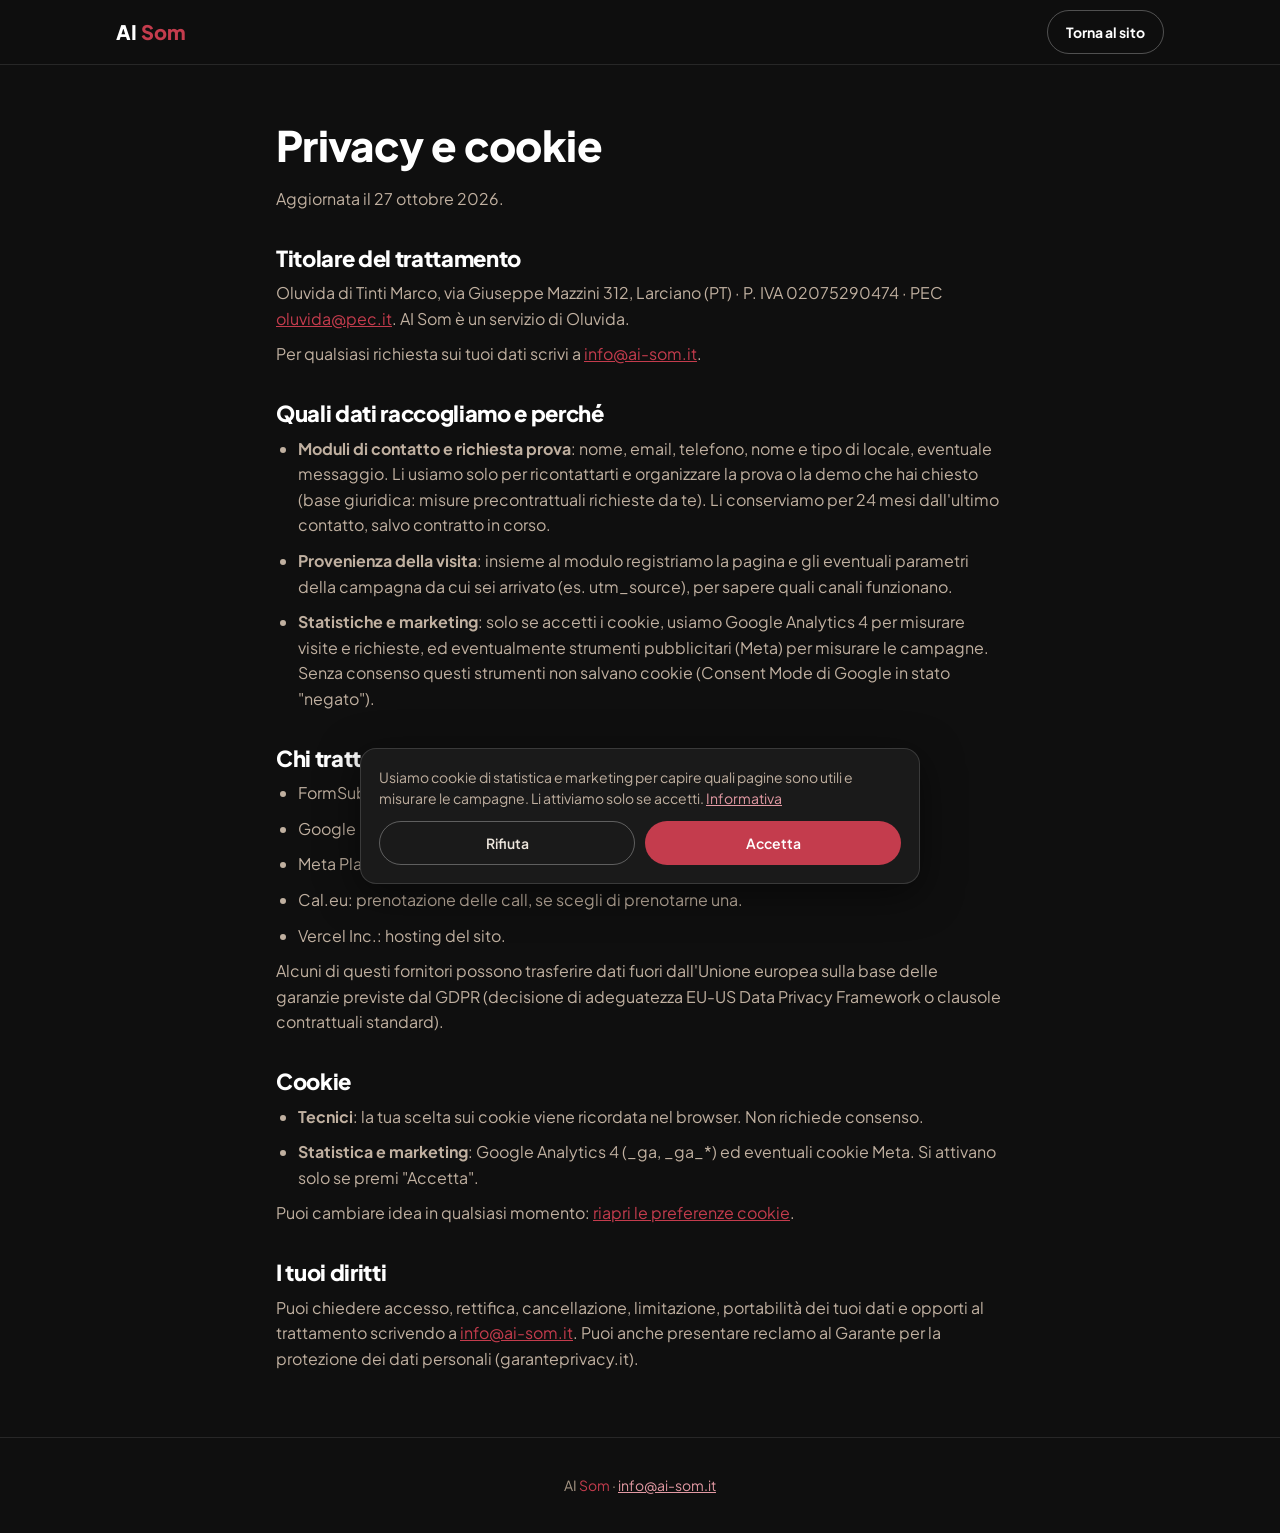
<file: privacy.html>
<!DOCTYPE html>
<html lang="it">
<head>
<meta charset="UTF-8">
<meta name="viewport" content="width=device-width, initial-scale=1.0">
<title>Privacy e cookie · AI Som</title>
<meta name="description" content="Informativa sul trattamento dei dati personali e sull'uso dei cookie del sito ai-som.it.">
<link rel="canonical" href="https://www.ai-som.it/privacy.html">
<link rel="preconnect" href="https://fonts.googleapis.com">
<link href="https://fonts.googleapis.com/css2?family=Plus+Jakarta+Sans:wght@400;600;800&display=swap" rel="stylesheet">
<link rel="stylesheet" href="landing.css">
<script src="analytics.js"></script>
<style>
article{max-width:760px;margin:0 auto;padding:56px 16px}
article h1{font-size:clamp(30px,5vw,42px);margin-bottom:18px}
article h2{font-size:22px;margin:34px 0 10px}
article p,article li{color:var(--tx);margin-bottom:10px}
article ul{padding-left:22px}
.compila{background:rgba(212,168,90,.12);border:1px solid rgba(212,168,90,.45);border-radius:12px;padding:12px 14px;color:#fff}
</style>
</head>
<body>
<nav><div class="wrap"><a class="logo" href="/">AI <span>Som</span></a><a class="btn btn-ghost" href="/">Torna al sito</a></div></nav>
<article>
  <h1>Privacy e cookie</h1>
  <p>Aggiornata il 27 ottobre 2026.</p>

  <h2>Titolare del trattamento</h2>
  <p>Oluvida di Tinti Marco, via Giuseppe Mazzini 312, Larciano (PT) · P. IVA 02075290474 · PEC <a class="cop" href="mailto:oluvida@pec.it">oluvida@pec.it</a>. AI Som è un servizio di Oluvida.</p>
  <p>Per qualsiasi richiesta sui tuoi dati scrivi a <a class="cop" href="mailto:info@ai-som.it">info@ai-som.it</a>.</p>

  <h2>Quali dati raccogliamo e perché</h2>
  <ul>
    <li><strong>Moduli di contatto e richiesta prova</strong>: nome, email, telefono, nome e tipo di locale, eventuale messaggio. Li usiamo solo per ricontattarti e organizzare la prova o la demo che hai chiesto (base giuridica: misure precontrattuali richieste da te). Li conserviamo per 24 mesi dall'ultimo contatto, salvo contratto in corso.</li>
    <li><strong>Provenienza della visita</strong>: insieme al modulo registriamo la pagina e gli eventuali parametri della campagna da cui sei arrivato (es. utm_source), per sapere quali canali funzionano.</li>
    <li><strong>Statistiche e marketing</strong>: solo se accetti i cookie, usiamo Google Analytics 4 per misurare visite e richieste, ed eventualmente strumenti pubblicitari (Meta) per misurare le campagne. Senza consenso questi strumenti non salvano cookie (Consent Mode di Google in stato "negato").</li>
  </ul>

  <h2>Chi tratta i dati per nostro conto</h2>
  <ul>
    <li>FormSubmit (formsubmit.co): inoltra i moduli alla nostra casella email.</li>
    <li>Google Ireland Ltd: Google Analytics 4 e Google Fonts.</li>
    <li>Meta Platforms Ireland Ltd: misurazione delle campagne, solo con il tuo consenso.</li>
    <li>Cal.eu: prenotazione delle call, se scegli di prenotarne una.</li>
    <li>Vercel Inc.: hosting del sito.</li>
  </ul>
  <p>Alcuni di questi fornitori possono trasferire dati fuori dall'Unione europea sulla base delle garanzie previste dal GDPR (decisione di adeguatezza EU-US Data Privacy Framework o clausole contrattuali standard).</p>

  <h2>Cookie</h2>
  <ul>
    <li><strong>Tecnici</strong>: la tua scelta sui cookie viene ricordata nel browser. Non richiede consenso.</li>
    <li><strong>Statistica e marketing</strong>: Google Analytics 4 (_ga, _ga_*) ed eventuali cookie Meta. Si attivano solo se premi "Accetta".</li>
  </ul>
  <p>Puoi cambiare idea in qualsiasi momento: <a class="cop" href="#" data-consenso-reset>riapri le preferenze cookie</a>.</p>

  <h2>I tuoi diritti</h2>
  <p>Puoi chiedere accesso, rettifica, cancellazione, limitazione, portabilità dei tuoi dati e opporti al trattamento scrivendo a <a class="cop" href="mailto:info@ai-som.it">info@ai-som.it</a>. Puoi anche presentare reclamo al Garante per la protezione dei dati personali (garanteprivacy.it).</p>
</article>
<footer><div class="wrap">AI <span class="cop">Som</span> · <a href="mailto:info@ai-som.it">info@ai-som.it</a></div></footer>
</body>
</html>
</file>
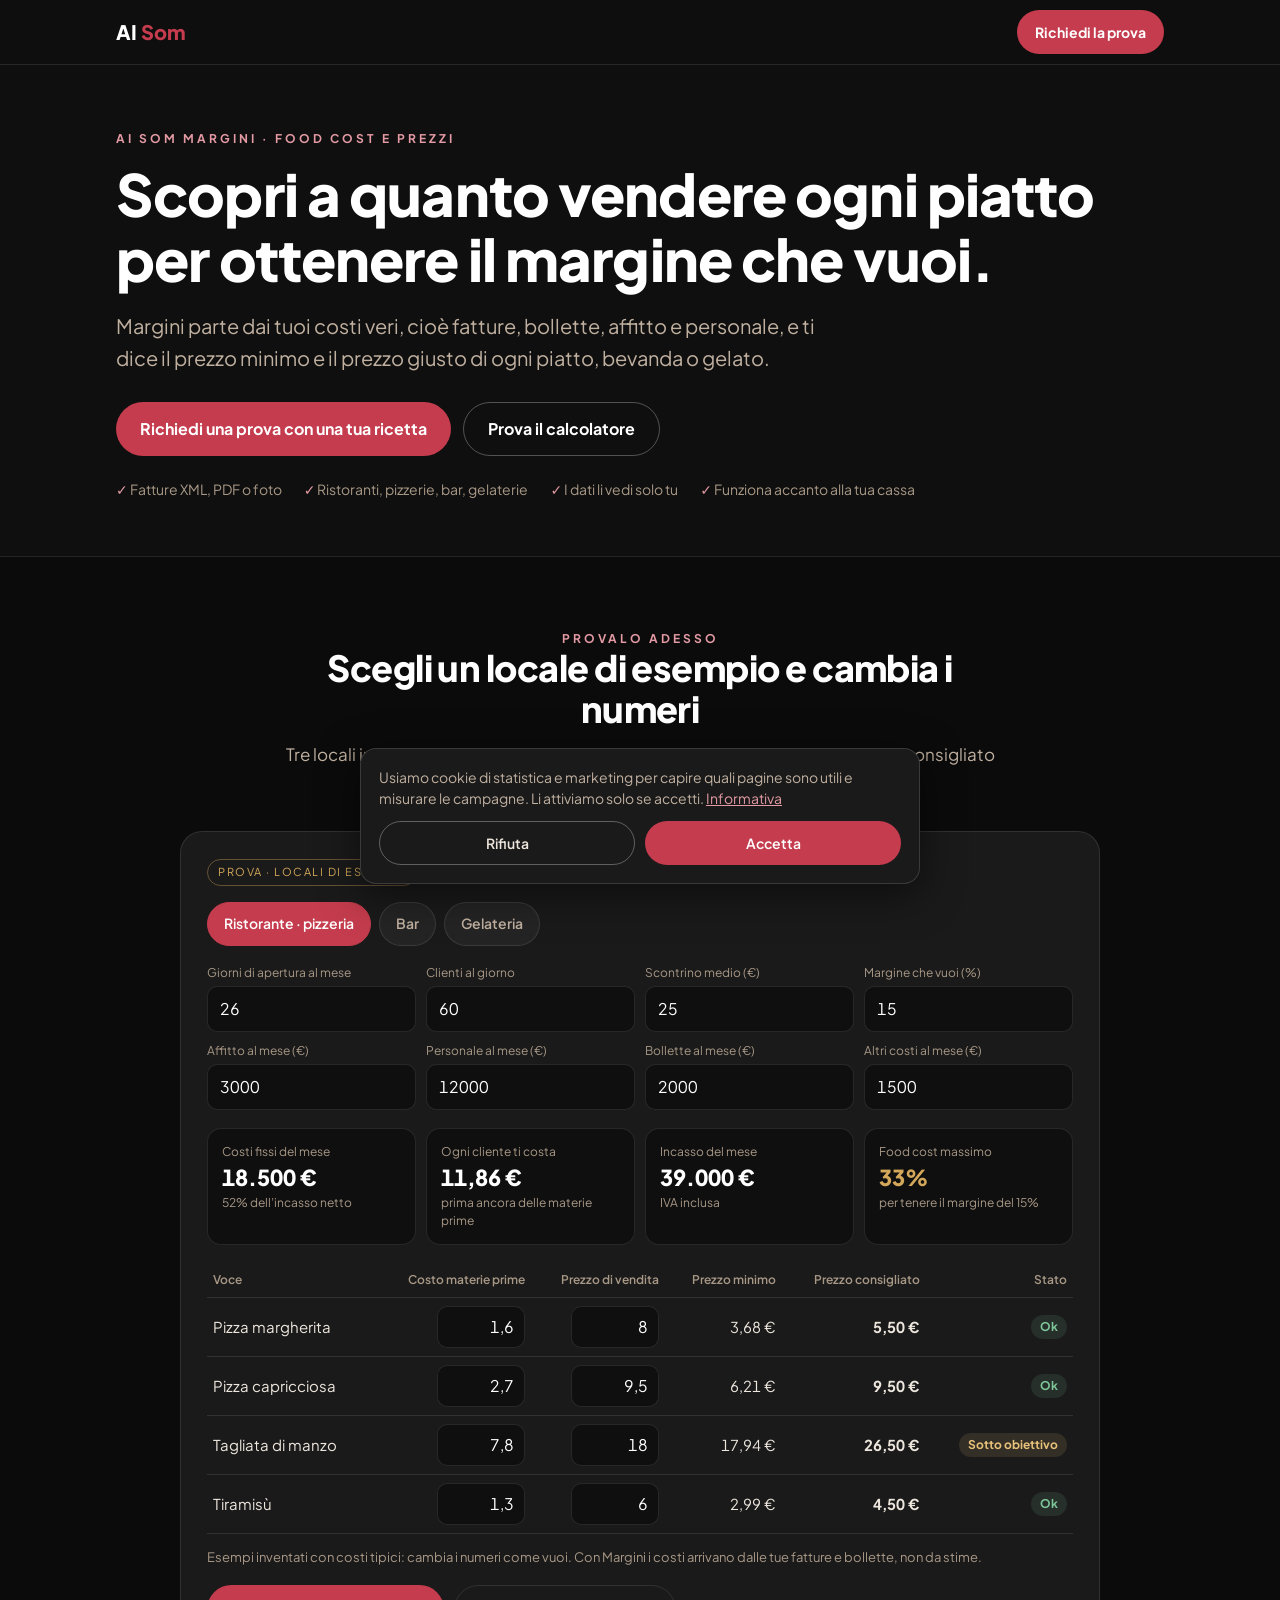
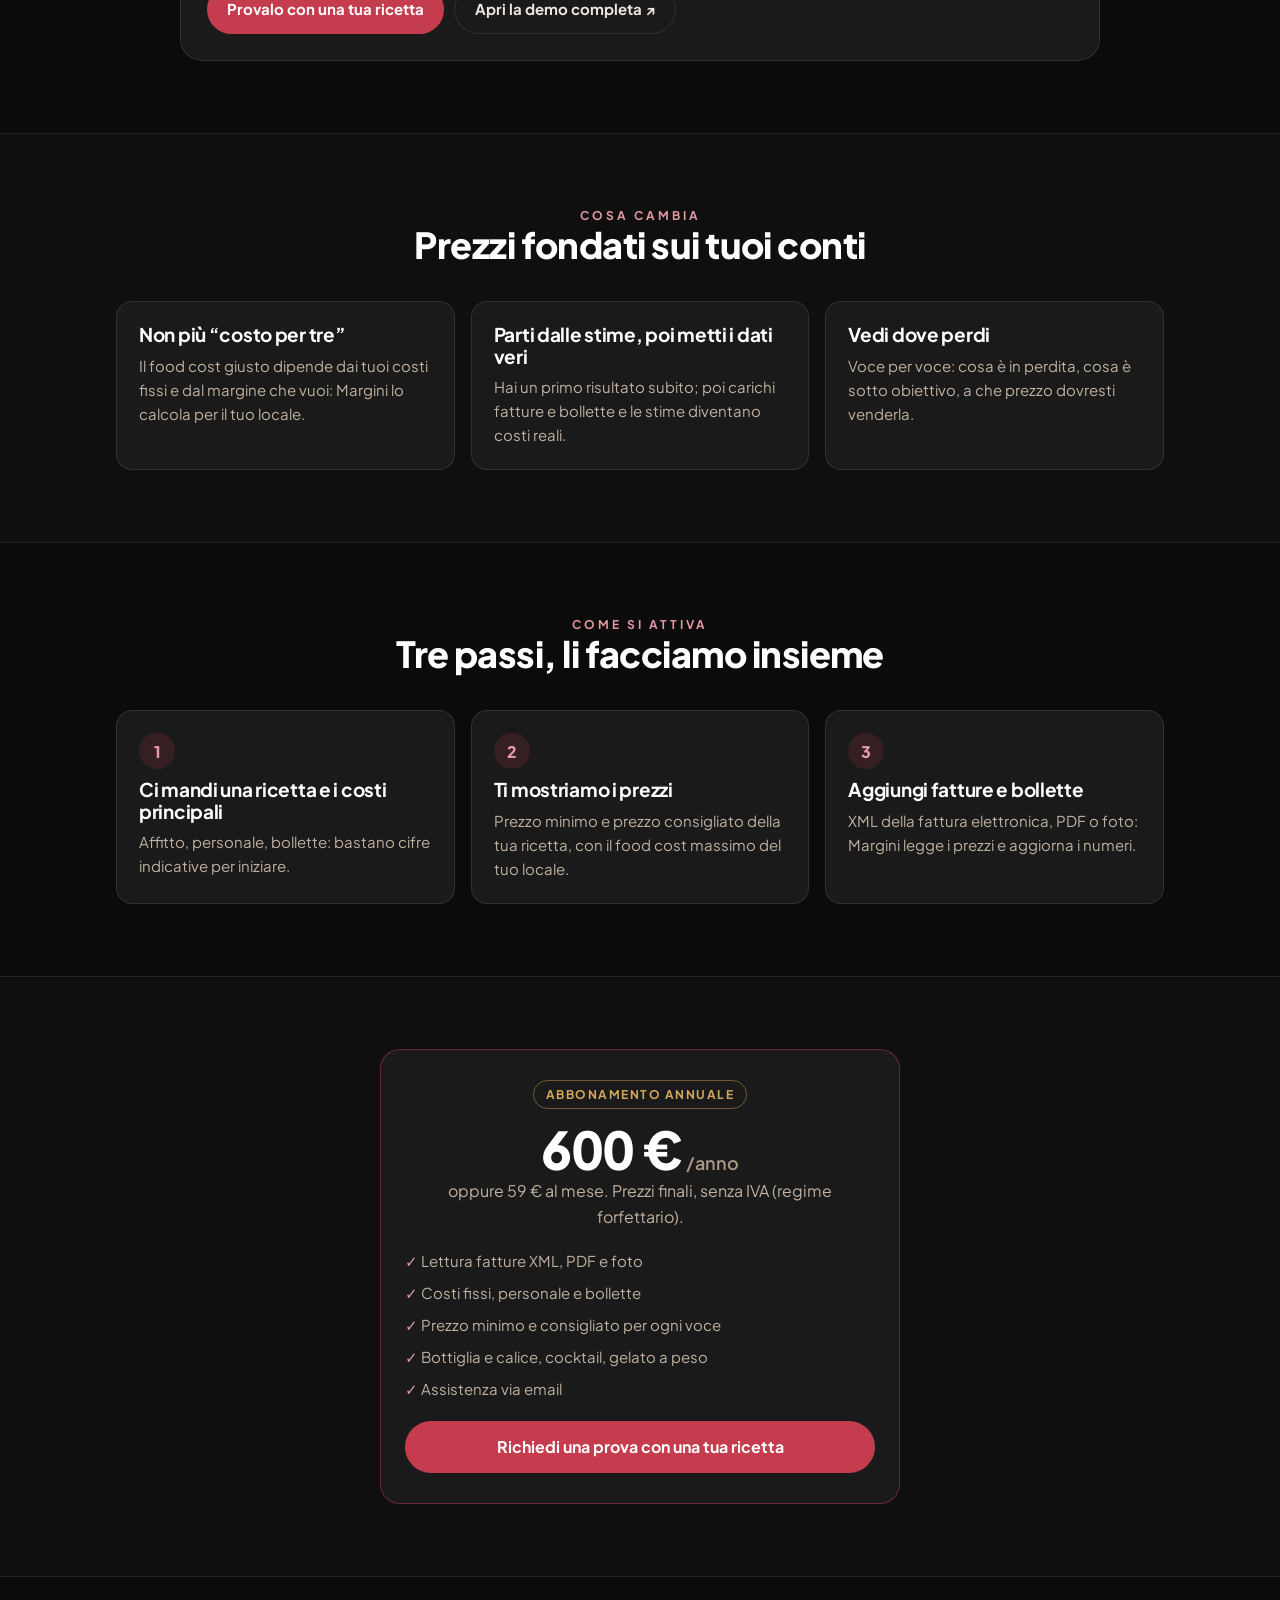
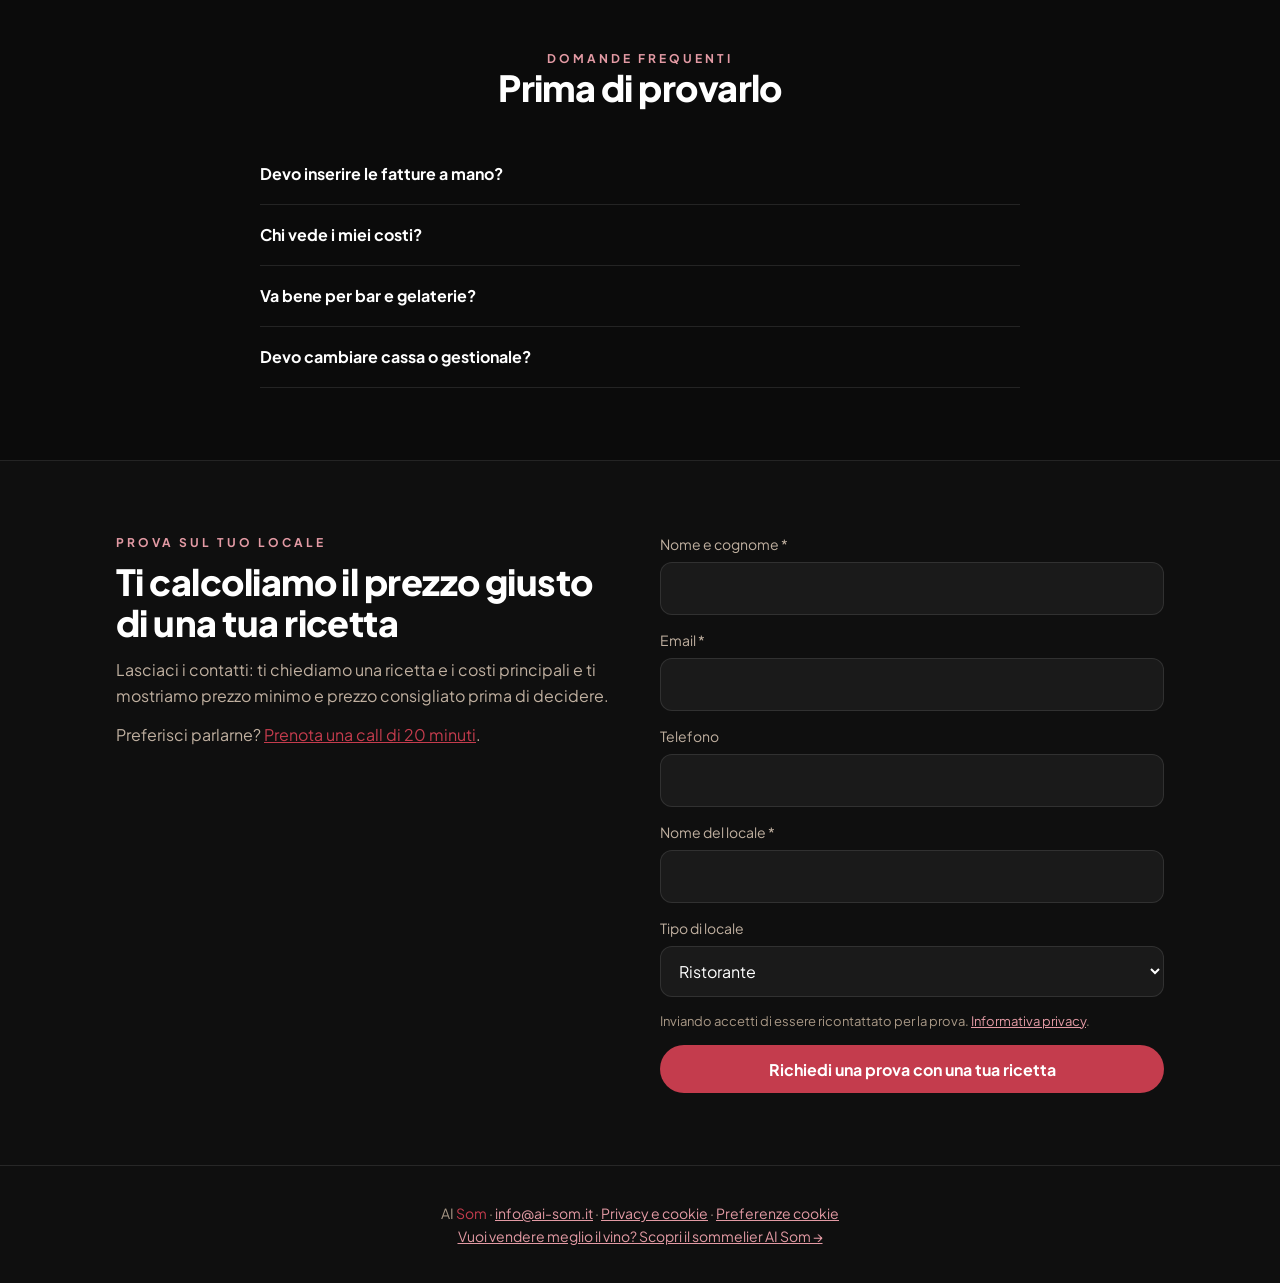
<file: prova-margini.html>
<!DOCTYPE html>
<html lang="it">
<head>
<meta charset="UTF-8">
<meta name="viewport" content="width=device-width, initial-scale=1.0">
<title>Calcolo food cost e prezzo dei piatti · AI Som Margini</title>
<meta name="description" content="Margini calcola dai tuoi costi veri il prezzo minimo e il prezzo giusto di piatti, bevande e gelati. Per ristoranti, pizzerie, bar e gelaterie. 600 € l'anno o 59 € al mese, prezzi finali senza IVA.">
<link rel="canonical" href="https://www.ai-som.it/prova-margini.html">
<meta property="og:title" content="Scopri a quanto vendere ogni piatto · AI Som Margini">
<meta property="og:description" content="Margini calcola dai tuoi costi veri il prezzo minimo e il prezzo giusto di piatti, bevande e gelati. Per ristoranti, pizzerie, bar e gelaterie. 600 € l'anno o 59 € al mese, prezzi finali senza IVA.">
<meta property="og:url" content="https://www.ai-som.it/prova-margini.html">
<meta property="og:type" content="website">
<meta property="og:image" content="https://www.ai-som.it/shot-margini.png">
<meta name="theme-color" content="#0F0F0F">
<link rel="preconnect" href="https://fonts.googleapis.com">
<link rel="preconnect" href="https://fonts.gstatic.com" crossorigin>
<link href="https://fonts.googleapis.com/css2?family=Plus+Jakarta+Sans:wght@400;500;600;700;800&display=swap" rel="stylesheet">
<link rel="stylesheet" href="landing.css">
<script src="analytics.js"></script>
<script type="application/ld+json">{"@context": "https://schema.org", "@type": "SoftwareApplication", "name": "AI Som Margini", "applicationCategory": "BusinessApplication", "operatingSystem": "Web", "description": "Margini calcola dai tuoi costi veri il prezzo minimo e il prezzo giusto di piatti, bevande e gelati. Per ristoranti, pizzerie, bar e gelaterie. 600 € l'anno o 59 € al mese, prezzi finali senza IVA.", "offers": {"@type": "Offer", "price": "600", "priceCurrency": "EUR", "priceSpecification": {"@type": "UnitPriceSpecification", "price": "600", "priceCurrency": "EUR", "unitText": "anno", "valueAddedTaxIncluded": true}}, "publisher": {"@type": "Organization", "name": "AI Som", "url": "https://www.ai-som.it/"}}</script>
<script type="application/ld+json">{"@context": "https://schema.org", "@type": "FAQPage", "mainEntity": [{"@type": "Question", "name": "Devo inserire le fatture a mano?", "acceptedAnswer": {"@type": "Answer", "text": "No. Carichi l’XML della fattura elettronica (anche firmato .p7m), il PDF o una foto: Margini legge le righe e calcola il prezzo al chilo. Tu controlli e confermi."}}, {"@type": "Question", "name": "Chi vede i miei costi?", "acceptedAnswer": {"@type": "Answer", "text": "Solo tu. I dati di Margini restano privati."}}, {"@type": "Question", "name": "Va bene per bar e gelaterie?", "acceptedAnswer": {"@type": "Answer", "text": "Sì: lavora a ricette e porzioni, anche a peso come il gelato, e gestisce bottiglie, calici e cocktail con la loro IVA."}}, {"@type": "Question", "name": "Devo cambiare cassa o gestionale?", "acceptedAnswer": {"@type": "Answer", "text": "No. Margini lavora accanto alla cassa che hai già."}}]}</script>
</head>
<body>
<nav><div class="wrap">
  <a class="logo" href="/">AI <span>Som</span></a>
  <a class="btn" href="#richiesta">Richiedi la prova</a>
</div></nav>

<main>
<header class="hero"><div class="wrap">
  <div class="eyebrow">AI Som Margini · food cost e prezzi</div>
  <h1 style="margin-top:14px">Scopri a quanto vendere ogni piatto per ottenere il margine che vuoi.</h1>
  <p class="sub">Margini parte dai tuoi costi veri, cioè fatture, bollette, affitto e personale, e ti dice il prezzo minimo e il prezzo giusto di ogni piatto, bevanda o gelato.</p>
  <div class="cta"><a class="btn" href="#richiesta">Richiedi una prova con una tua ricetta</a><a class="btn btn-ghost" href="#prova">Prova il calcolatore</a></div>
  <div class="reass"><span>Fatture XML, PDF o foto</span><span>Ristoranti, pizzerie, bar, gelaterie</span><span>I dati li vedi solo tu</span><span>Funziona accanto alla tua cassa</span></div>
</div></header>

<section id="prova" class="alt"><div class="wrap">
  <div class="shead"><div class="eyebrow">Provalo adesso</div><h2>Scegli un locale di esempio e cambia i numeri</h2><p>Tre locali inventati con costi tipici. Modifica clienti, costi fissi e prezzi: il prezzo consigliato si aggiorna subito.</p></div>
  <div data-aisom-margini data-cta-href="#richiesta"></div>
</div></section>

<section><div class="wrap">
  <div class="shead"><div class="eyebrow">Cosa cambia</div><h2>Prezzi fondati sui tuoi conti</h2></div>
  <div class="g3"><div class="card"><h3>Non più “costo per tre”</h3><p>Il food cost giusto dipende dai tuoi costi fissi e dal margine che vuoi: Margini lo calcola per il tuo locale.</p></div><div class="card"><h3>Parti dalle stime, poi metti i dati veri</h3><p>Hai un primo risultato subito; poi carichi fatture e bollette e le stime diventano costi reali.</p></div><div class="card"><h3>Vedi dove perdi</h3><p>Voce per voce: cosa è in perdita, cosa è sotto obiettivo, a che prezzo dovresti venderla.</p></div></div>
</div></section>

<section class="alt"><div class="wrap">
  <div class="shead"><div class="eyebrow">Come si attiva</div><h2>Tre passi, li facciamo insieme</h2></div>
  <div class="g3 steps"><div class="card"><div class="n">1</div><h3>Ci mandi una ricetta e i costi principali</h3><p>Affitto, personale, bollette: bastano cifre indicative per iniziare.</p></div><div class="card"><div class="n">2</div><h3>Ti mostriamo i prezzi</h3><p>Prezzo minimo e prezzo consigliato della tua ricetta, con il food cost massimo del tuo locale.</p></div><div class="card"><div class="n">3</div><h3>Aggiungi fatture e bollette</h3><p>XML della fattura elettronica, PDF o foto: Margini legge i prezzi e aggiorna i numeri.</p></div></div>
</div></section>

<section id="prezzo"><div class="wrap">
  <div class="prezzo">
    <span class="tag">Abbonamento annuale</span>
    <div class="cifra">600 €<small> /anno</small></div>
    <p>oppure 59 € al mese. Prezzi finali, senza IVA (regime forfettario).</p>
    <ul><li>Lettura fatture XML, PDF e foto</li><li>Costi fissi, personale e bollette</li><li>Prezzo minimo e consigliato per ogni voce</li><li>Bottiglia e calice, cocktail, gelato a peso</li><li>Assistenza via email</li></ul>
    <a class="btn" href="#richiesta" style="width:100%">Richiedi una prova con una tua ricetta</a>
  </div>
</div></section>

<section class="alt"><div class="wrap">
  <div class="shead"><div class="eyebrow">Domande frequenti</div><h2>Prima di provarlo</h2></div>
  <div class="faq"><details><summary>Devo inserire le fatture a mano?</summary><p>No. Carichi l’XML della fattura elettronica (anche firmato .p7m), il PDF o una foto: Margini legge le righe e calcola il prezzo al chilo. Tu controlli e confermi.</p></details><details><summary>Chi vede i miei costi?</summary><p>Solo tu. I dati di Margini restano privati.</p></details><details><summary>Va bene per bar e gelaterie?</summary><p>Sì: lavora a ricette e porzioni, anche a peso come il gelato, e gestisce bottiglie, calici e cocktail con la loro IVA.</p></details><details><summary>Devo cambiare cassa o gestionale?</summary><p>No. Margini lavora accanto alla cassa che hai già.</p></details></div>
</div></section>

<section id="richiesta"><div class="wrap">
  <div class="formgrid">
    <div>
      <div class="eyebrow">Prova sul tuo locale</div>
      <h2 style="margin-top:10px">Ti calcoliamo il prezzo giusto di una tua ricetta</h2>
      <p style="margin-top:14px">Lasciaci i contatti: ti chiediamo una ricetta e i costi principali e ti mostriamo prezzo minimo e prezzo consigliato prima di decidere.</p>
      <p style="margin-top:14px">Preferisci parlarne? <a class="cop" href="https://cal.eu/ai-som" target="_blank" rel="noopener">Prenota una call di 20 minuti</a>.</p>
    </div>
    <form action="https://formsubmit.co/info@ai-som.it" method="POST" data-offerta="margini">
      <input type="hidden" name="_subject" value="Richiesta prova AI Som Margini">
      <input type="hidden" name="_captcha" value="false">
      <input type="hidden" name="_template" value="table">
      <input type="hidden" name="_next" value="https://www.ai-som.it/grazie.html?offerta=margini">
      <input type="hidden" name="Offerta" value="AI Som Margini">
      <div class="fld"><label for="f-nome">Nome e cognome *</label><input id="f-nome" name="Nome" autocomplete="name" required></div>
      <div class="fld"><label for="f-email">Email *</label><input id="f-email" type="email" name="Email" autocomplete="email" required></div>
      <div class="fld"><label for="f-tel">Telefono</label><input id="f-tel" type="tel" name="Telefono" autocomplete="tel"></div>
      <div class="fld"><label for="f-locale">Nome del locale *</label><input id="f-locale" name="Locale" autocomplete="organization" required></div>
      <div class="fld"><label for="f-tipo">Tipo di locale</label><select id="f-tipo" name="Tipo"><option>Ristorante</option><option>Trattoria / Osteria</option><option>Pizzeria</option><option>Enoteca / Wine bar</option><option>Bar</option><option>Gelateria</option><option>Pasticceria</option><option>Altro</option></select></div>
      <p class="privacy">Inviando accetti di essere ricontattato per la prova. <a href="/privacy.html">Informativa privacy</a>.</p>
      <button class="btn" type="submit">Richiedi una prova con una tua ricetta</button>
    </form>
  </div>
</div></section>
</main>

<footer><div class="wrap">
  AI <span class="cop">Som</span> · <a href="mailto:info@ai-som.it">info@ai-som.it</a> · <a href="/privacy.html">Privacy e cookie</a> · <a href="#" data-consenso-reset>Preferenze cookie</a><br>
  <a href="/prova-sommelier.html">Vuoi vendere meglio il vino? Scopri il sommelier AI Som →</a>
</div></footer>
<script src="widget/calcolatore-margini.js" defer></script>
</body>
</html>
</file>
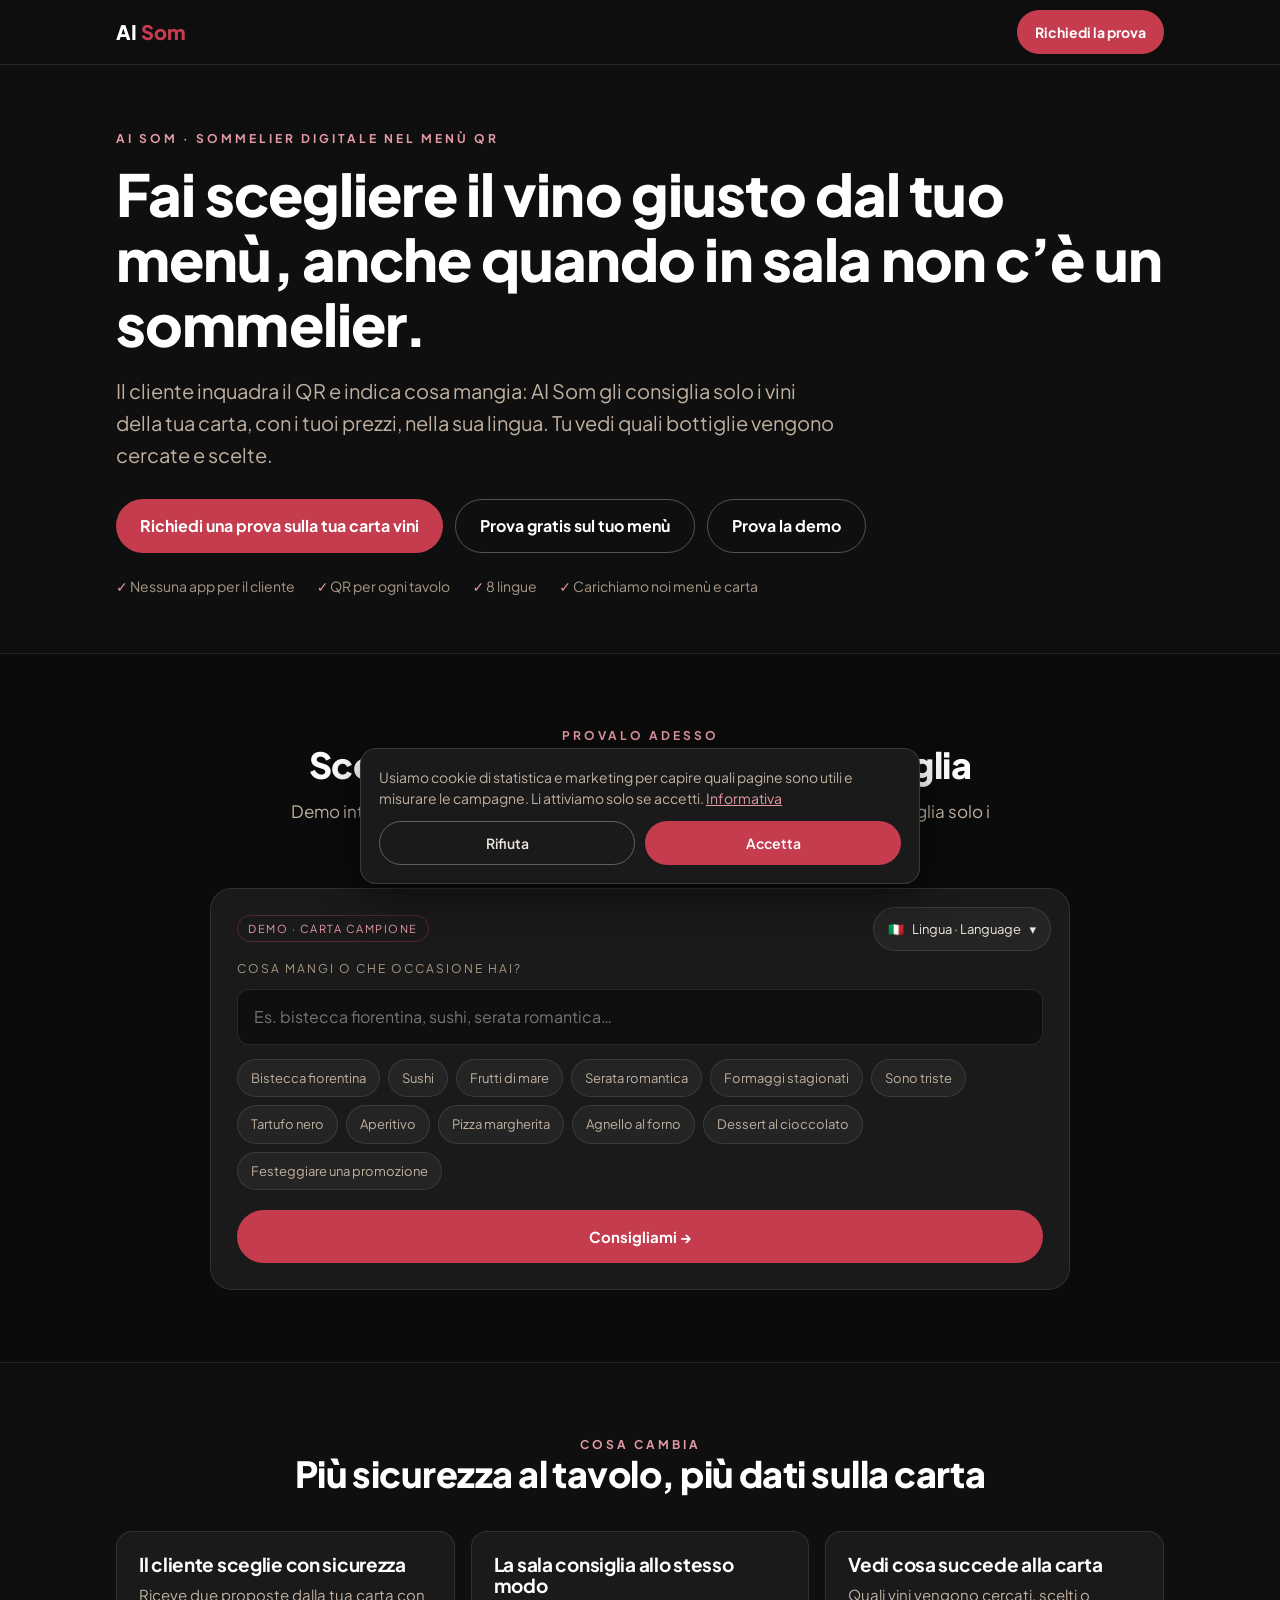
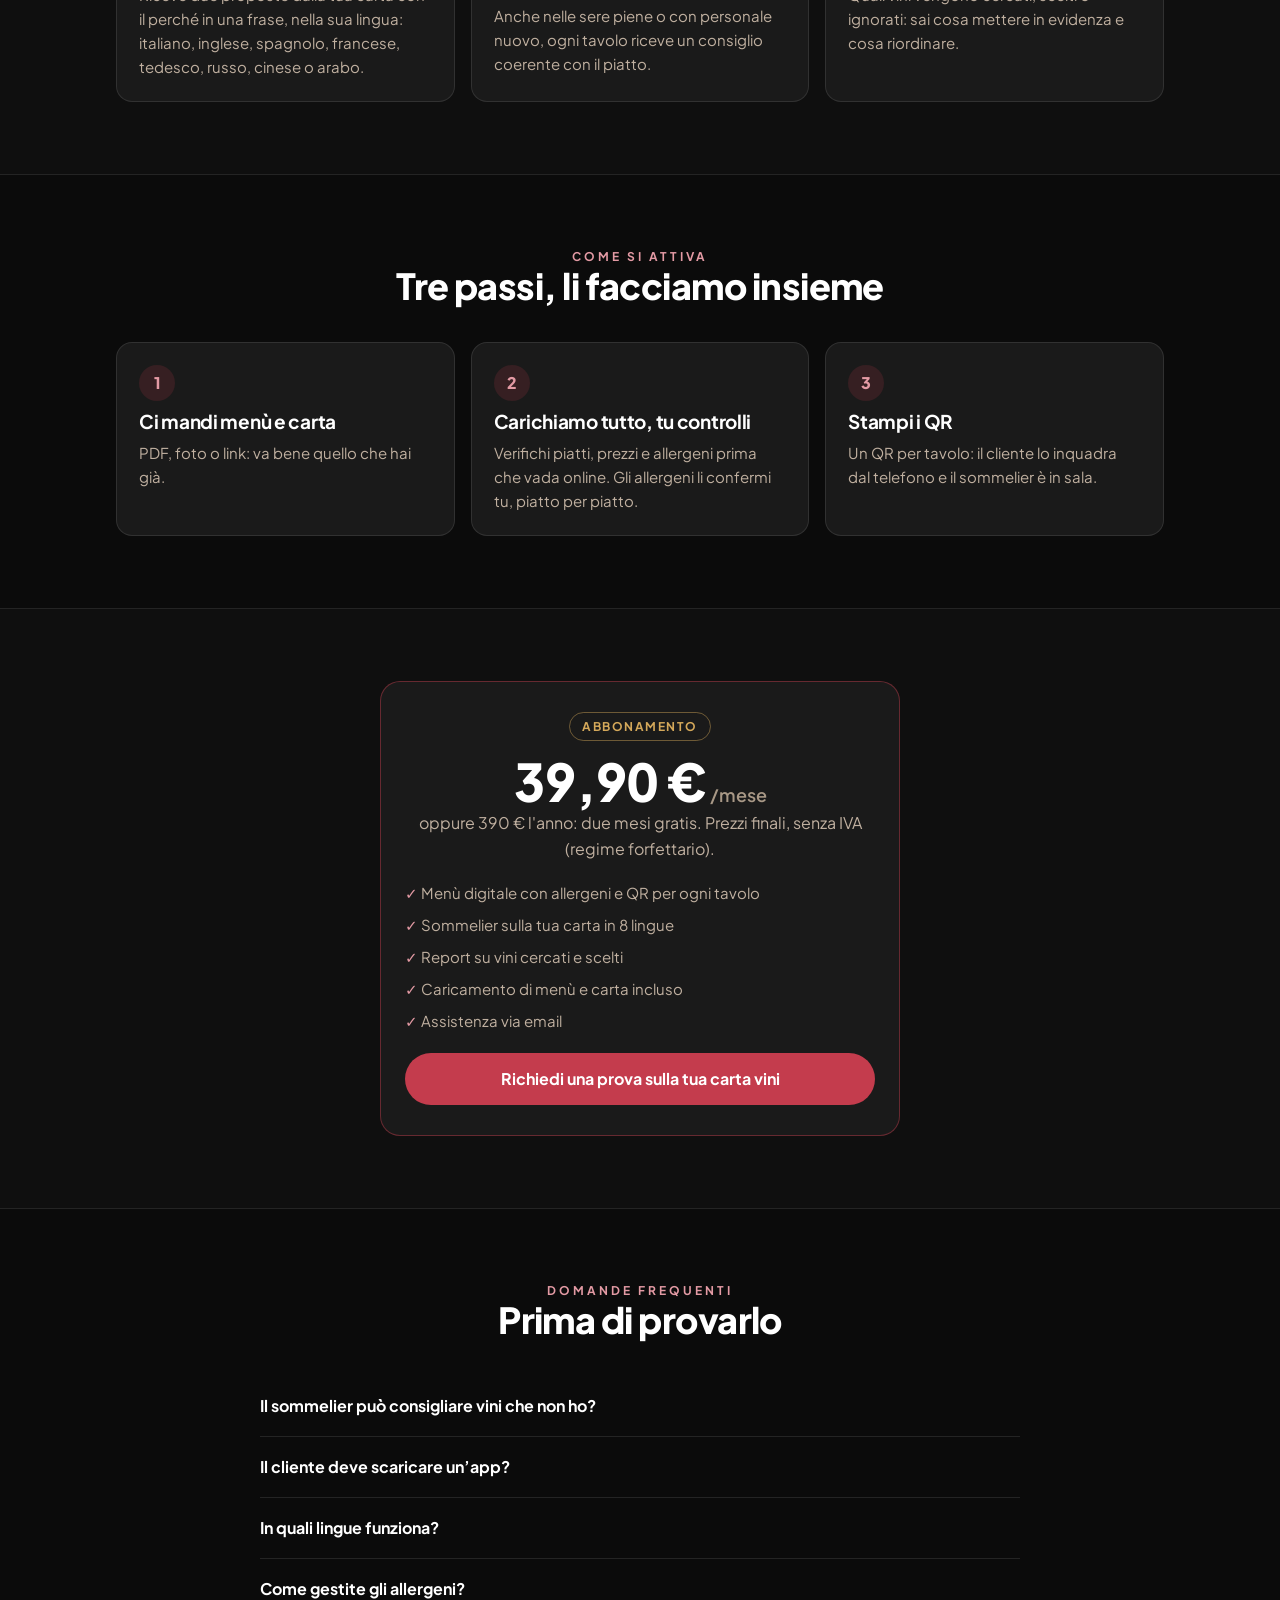
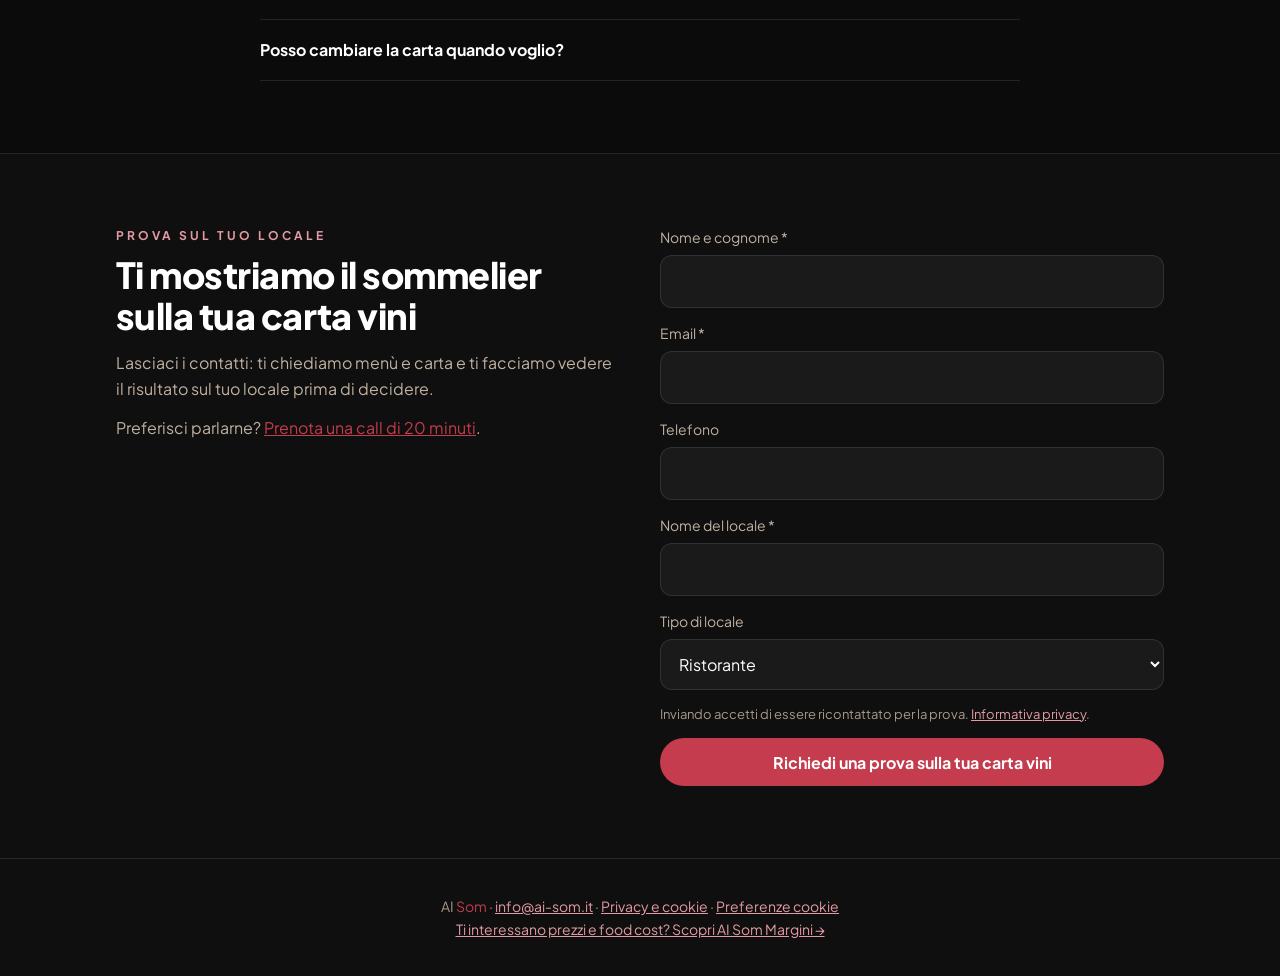
<file: prova-sommelier.html>
<!DOCTYPE html>
<html lang="it">
<head>
<meta charset="UTF-8">
<meta name="viewport" content="width=device-width, initial-scale=1.0">
<title>Sommelier digitale per ristoranti · AI Som</title>
<meta name="description" content="AI Som consiglia al cliente solo i vini della tua carta, abbinati al piatto che ha scelto e nella sua lingua. Menù QR, nessuna app. 39,90 € al mese o 390 € l'anno, prezzi finali senza IVA.">
<link rel="canonical" href="https://www.ai-som.it/prova-sommelier.html">
<meta property="og:title" content="Fai scegliere il vino giusto dal tuo menù · AI Som">
<meta property="og:description" content="AI Som consiglia al cliente solo i vini della tua carta, abbinati al piatto che ha scelto e nella sua lingua. Menù QR, nessuna app. 39,90 € al mese o 390 € l'anno, prezzi finali senza IVA.">
<meta property="og:url" content="https://www.ai-som.it/prova-sommelier.html">
<meta property="og:type" content="website">
<meta property="og:image" content="https://www.ai-som.it/sommelier.png">
<meta name="theme-color" content="#0F0F0F">
<link rel="preconnect" href="https://fonts.googleapis.com">
<link rel="preconnect" href="https://fonts.gstatic.com" crossorigin>
<link href="https://fonts.googleapis.com/css2?family=Plus+Jakarta+Sans:wght@400;500;600;700;800&display=swap" rel="stylesheet">
<link rel="stylesheet" href="landing.css">
<script src="analytics.js"></script>
<script type="application/ld+json">{"@context": "https://schema.org", "@type": "SoftwareApplication", "name": "AI Som Sommelier", "applicationCategory": "BusinessApplication", "operatingSystem": "Web", "description": "AI Som consiglia al cliente solo i vini della tua carta, abbinati al piatto che ha scelto e nella sua lingua. Menù QR, nessuna app. 39,90 € al mese o 390 € l'anno, prezzi finali senza IVA.", "offers": {"@type": "Offer", "price": "390", "priceCurrency": "EUR", "priceSpecification": {"@type": "UnitPriceSpecification", "price": "390", "priceCurrency": "EUR", "unitText": "anno", "valueAddedTaxIncluded": true}}, "publisher": {"@type": "Organization", "name": "AI Som", "url": "https://www.ai-som.it/"}}</script>
<script type="application/ld+json">{"@context": "https://schema.org", "@type": "FAQPage", "mainEntity": [{"@type": "Question", "name": "Il sommelier può consigliare vini che non ho?", "acceptedAnswer": {"@type": "Answer", "text": "No. AI Som sceglie solo tra le bottiglie e i calici della tua carta, con i tuoi prezzi."}}, {"@type": "Question", "name": "Il cliente deve scaricare un’app?", "acceptedAnswer": {"@type": "Answer", "text": "No. Inquadra il QR sul tavolo e il menù si apre nel browser del telefono."}}, {"@type": "Question", "name": "In quali lingue funziona?", "acceptedAnswer": {"@type": "Answer", "text": "Italiano, inglese, spagnolo, francese, tedesco, russo, cinese e arabo."}}, {"@type": "Question", "name": "Come gestite gli allergeni?", "acceptedAnswer": {"@type": "Answer", "text": "L’AI propone gli allergeni di ogni piatto, ma li confermi tu uno per uno. Finché non sono confermati il cliente legge di chiedere al personale."}}, {"@type": "Question", "name": "Posso cambiare la carta quando voglio?", "acceptedAnswer": {"@type": "Answer", "text": "Sì, dal pannello: aggiungi, togli o cambi prezzo e il sommelier si aggiorna."}}]}</script>
</head>
<body>
<nav><div class="wrap">
  <a class="logo" href="/">AI <span>Som</span></a>
  <a class="btn" href="#richiesta">Richiedi la prova</a>
</div></nav>

<main>
<header class="hero"><div class="wrap">
  <div class="eyebrow">AI Som · sommelier digitale nel menù QR</div>
  <h1 style="margin-top:14px">Fai scegliere il vino giusto dal tuo menù, anche quando in sala non c’è un sommelier.</h1>
  <p class="sub">Il cliente inquadra il QR e indica cosa mangia: AI Som gli consiglia solo i vini della tua carta, con i tuoi prezzi, nella sua lingua. Tu vedi quali bottiglie vengono cercate e scelte.</p>
  <div class="cta"><a class="btn" href="#richiesta">Richiedi una prova sulla tua carta vini</a><a class="btn btn-ghost" href="https://ai-som-saas.vercel.app/prova">Prova gratis sul tuo menù</a>
<a class="btn btn-ghost" href="#prova">Prova la demo</a></div>
  <div class="reass"><span>Nessuna app per il cliente</span><span>QR per ogni tavolo</span><span>8 lingue</span><span>Carichiamo noi menù e carta</span></div>
</div></header>

<section id="prova" class="alt"><div class="wrap">
  <div class="shead"><div class="eyebrow">Provalo adesso</div><h2>Scegli un piatto e guarda cosa consiglia</h2><p>Demo interattiva con una carta campione di 30 vini italiani. Sul tuo locale consiglia solo i vini che hai in carta.</p></div>
  <div data-aisom-demo></div>
</div></section>

<section><div class="wrap">
  <div class="shead"><div class="eyebrow">Cosa cambia</div><h2>Più sicurezza al tavolo, più dati sulla carta</h2></div>
  <div class="g3"><div class="card"><h3>Il cliente sceglie con sicurezza</h3><p>Riceve due proposte dalla tua carta con il perché in una frase, nella sua lingua: italiano, inglese, spagnolo, francese, tedesco, russo, cinese o arabo.</p></div><div class="card"><h3>La sala consiglia allo stesso modo</h3><p>Anche nelle sere piene o con personale nuovo, ogni tavolo riceve un consiglio coerente con il piatto.</p></div><div class="card"><h3>Vedi cosa succede alla carta</h3><p>Quali vini vengono cercati, scelti o ignorati: sai cosa mettere in evidenza e cosa riordinare.</p></div></div>
</div></section>

<section class="alt"><div class="wrap">
  <div class="shead"><div class="eyebrow">Come si attiva</div><h2>Tre passi, li facciamo insieme</h2></div>
  <div class="g3 steps"><div class="card"><div class="n">1</div><h3>Ci mandi menù e carta</h3><p>PDF, foto o link: va bene quello che hai già.</p></div><div class="card"><div class="n">2</div><h3>Carichiamo tutto, tu controlli</h3><p>Verifichi piatti, prezzi e allergeni prima che vada online. Gli allergeni li confermi tu, piatto per piatto.</p></div><div class="card"><div class="n">3</div><h3>Stampi i QR</h3><p>Un QR per tavolo: il cliente lo inquadra dal telefono e il sommelier è in sala.</p></div></div>
</div></section>

<section id="prezzo"><div class="wrap">
  <div class="prezzo">
    <span class="tag">Abbonamento</span>
    <div class="cifra">39,90 €<small> /mese</small></div>
    <p>oppure 390 € l'anno: due mesi gratis. Prezzi finali, senza IVA (regime forfettario).</p>
    <ul><li>Menù digitale con allergeni e QR per ogni tavolo</li><li>Sommelier sulla tua carta in 8 lingue</li><li>Report su vini cercati e scelti</li><li>Caricamento di menù e carta incluso</li><li>Assistenza via email</li></ul>
    <a class="btn" href="#richiesta" style="width:100%">Richiedi una prova sulla tua carta vini</a>
  </div>
</div></section>

<section class="alt"><div class="wrap">
  <div class="shead"><div class="eyebrow">Domande frequenti</div><h2>Prima di provarlo</h2></div>
  <div class="faq"><details><summary>Il sommelier può consigliare vini che non ho?</summary><p>No. AI Som sceglie solo tra le bottiglie e i calici della tua carta, con i tuoi prezzi.</p></details><details><summary>Il cliente deve scaricare un’app?</summary><p>No. Inquadra il QR sul tavolo e il menù si apre nel browser del telefono.</p></details><details><summary>In quali lingue funziona?</summary><p>Italiano, inglese, spagnolo, francese, tedesco, russo, cinese e arabo.</p></details><details><summary>Come gestite gli allergeni?</summary><p>L’AI propone gli allergeni di ogni piatto, ma li confermi tu uno per uno. Finché non sono confermati il cliente legge di chiedere al personale.</p></details><details><summary>Posso cambiare la carta quando voglio?</summary><p>Sì, dal pannello: aggiungi, togli o cambi prezzo e il sommelier si aggiorna.</p></details></div>
</div></section>

<section id="richiesta"><div class="wrap">
  <div class="formgrid">
    <div>
      <div class="eyebrow">Prova sul tuo locale</div>
      <h2 style="margin-top:10px">Ti mostriamo il sommelier sulla tua carta vini</h2>
      <p style="margin-top:14px">Lasciaci i contatti: ti chiediamo menù e carta e ti facciamo vedere il risultato sul tuo locale prima di decidere.</p>
      <p style="margin-top:14px">Preferisci parlarne? <a class="cop" href="https://cal.eu/ai-som" target="_blank" rel="noopener">Prenota una call di 20 minuti</a>.</p>
    </div>
    <form action="https://formsubmit.co/info@ai-som.it" method="POST" data-offerta="sommelier">
      <input type="hidden" name="_subject" value="Richiesta prova AI Som Sommelier">
      <input type="hidden" name="_captcha" value="false">
      <input type="hidden" name="_template" value="table">
      <input type="hidden" name="_next" value="https://www.ai-som.it/grazie.html?offerta=sommelier">
      <input type="hidden" name="Offerta" value="AI Som Sommelier">
      <div class="fld"><label for="f-nome">Nome e cognome *</label><input id="f-nome" name="Nome" autocomplete="name" required></div>
      <div class="fld"><label for="f-email">Email *</label><input id="f-email" type="email" name="Email" autocomplete="email" required></div>
      <div class="fld"><label for="f-tel">Telefono</label><input id="f-tel" type="tel" name="Telefono" autocomplete="tel"></div>
      <div class="fld"><label for="f-locale">Nome del locale *</label><input id="f-locale" name="Locale" autocomplete="organization" required></div>
      <div class="fld"><label for="f-tipo">Tipo di locale</label><select id="f-tipo" name="Tipo"><option>Ristorante</option><option>Trattoria / Osteria</option><option>Pizzeria</option><option>Enoteca / Wine bar</option><option>Bar</option><option>Gelateria</option><option>Pasticceria</option><option>Altro</option></select></div>
      <p class="privacy">Inviando accetti di essere ricontattato per la prova. <a href="/privacy.html">Informativa privacy</a>.</p>
      <button class="btn" type="submit">Richiedi una prova sulla tua carta vini</button>
    </form>
  </div>
</div></section>
</main>

<footer><div class="wrap">
  AI <span class="cop">Som</span> · <a href="mailto:info@ai-som.it">info@ai-som.it</a> · <a href="/privacy.html">Privacy e cookie</a> · <a href="#" data-consenso-reset>Preferenze cookie</a><br>
  <a href="/prova-margini.html">Ti interessano prezzi e food cost? Scopri AI Som Margini →</a>
</div></footer>
<script src="widget/demo-sommelier.js" defer></script>
</body>
</html>
</file>
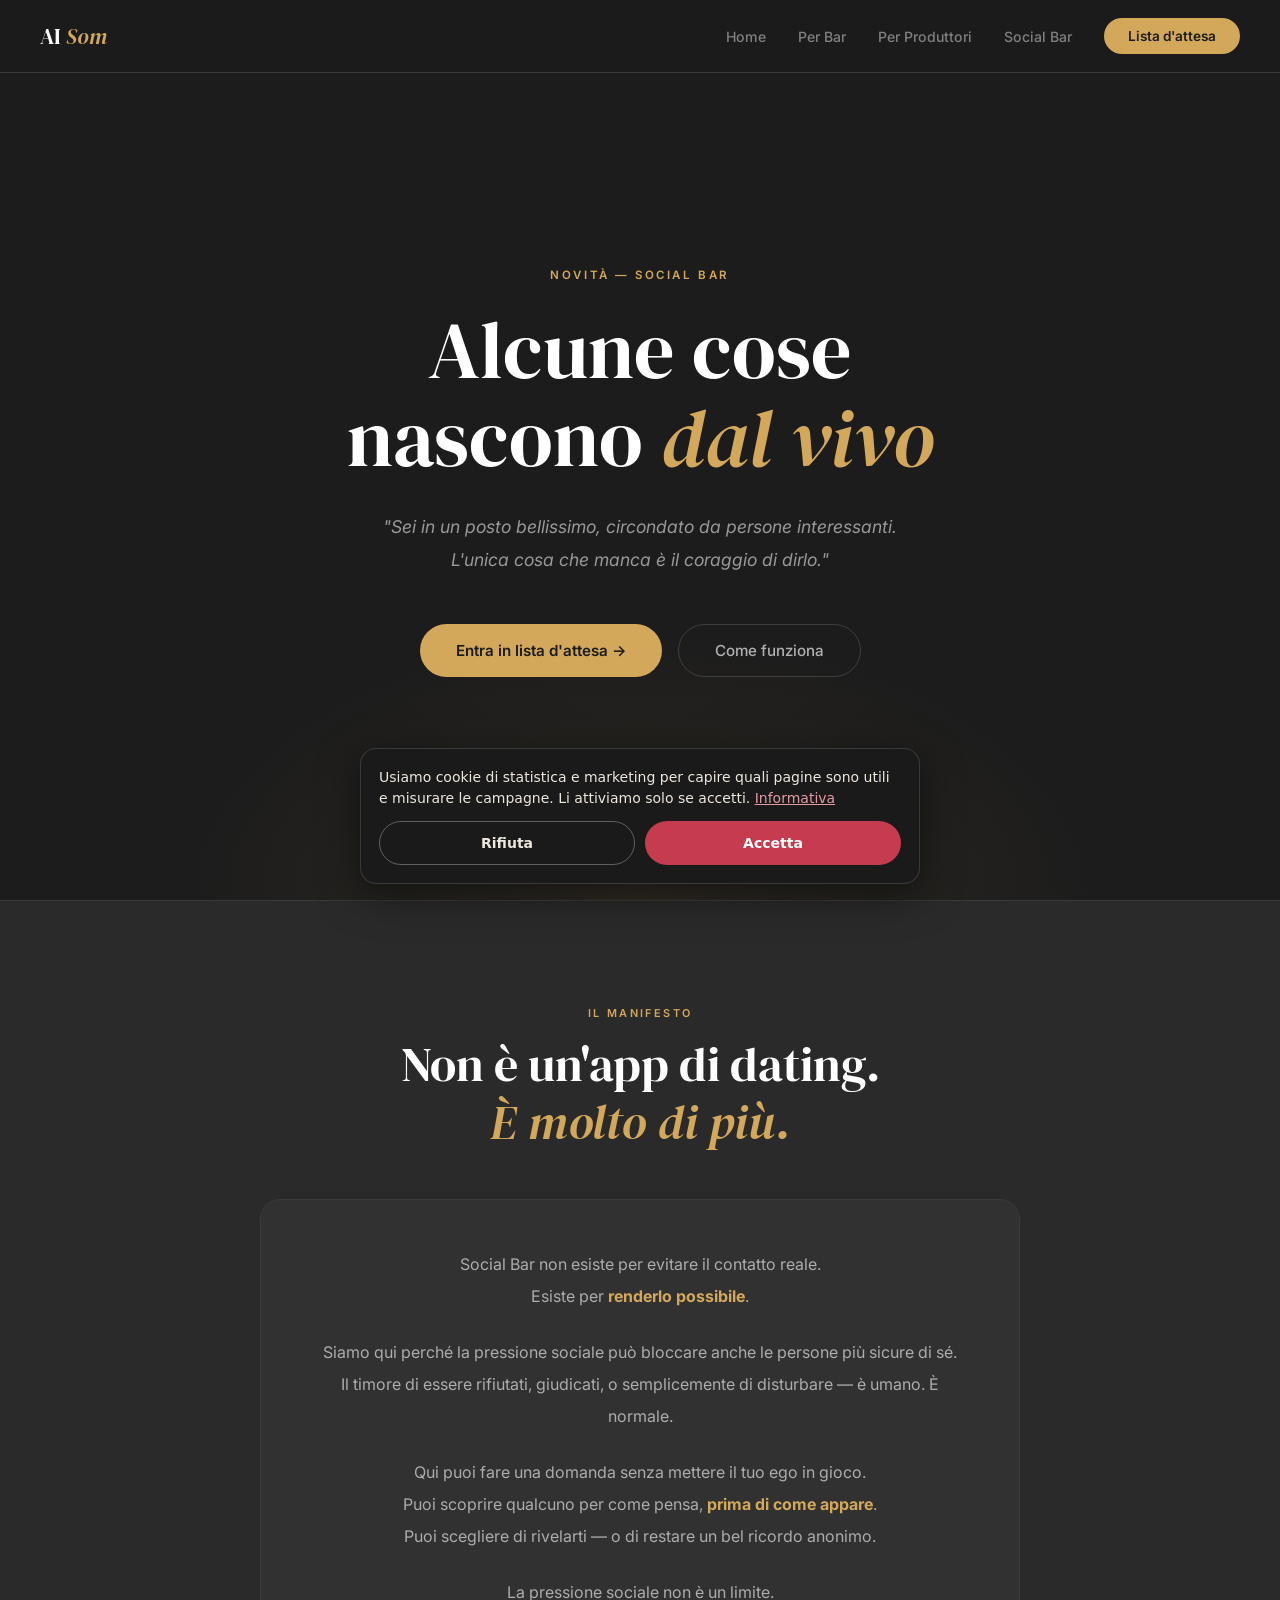
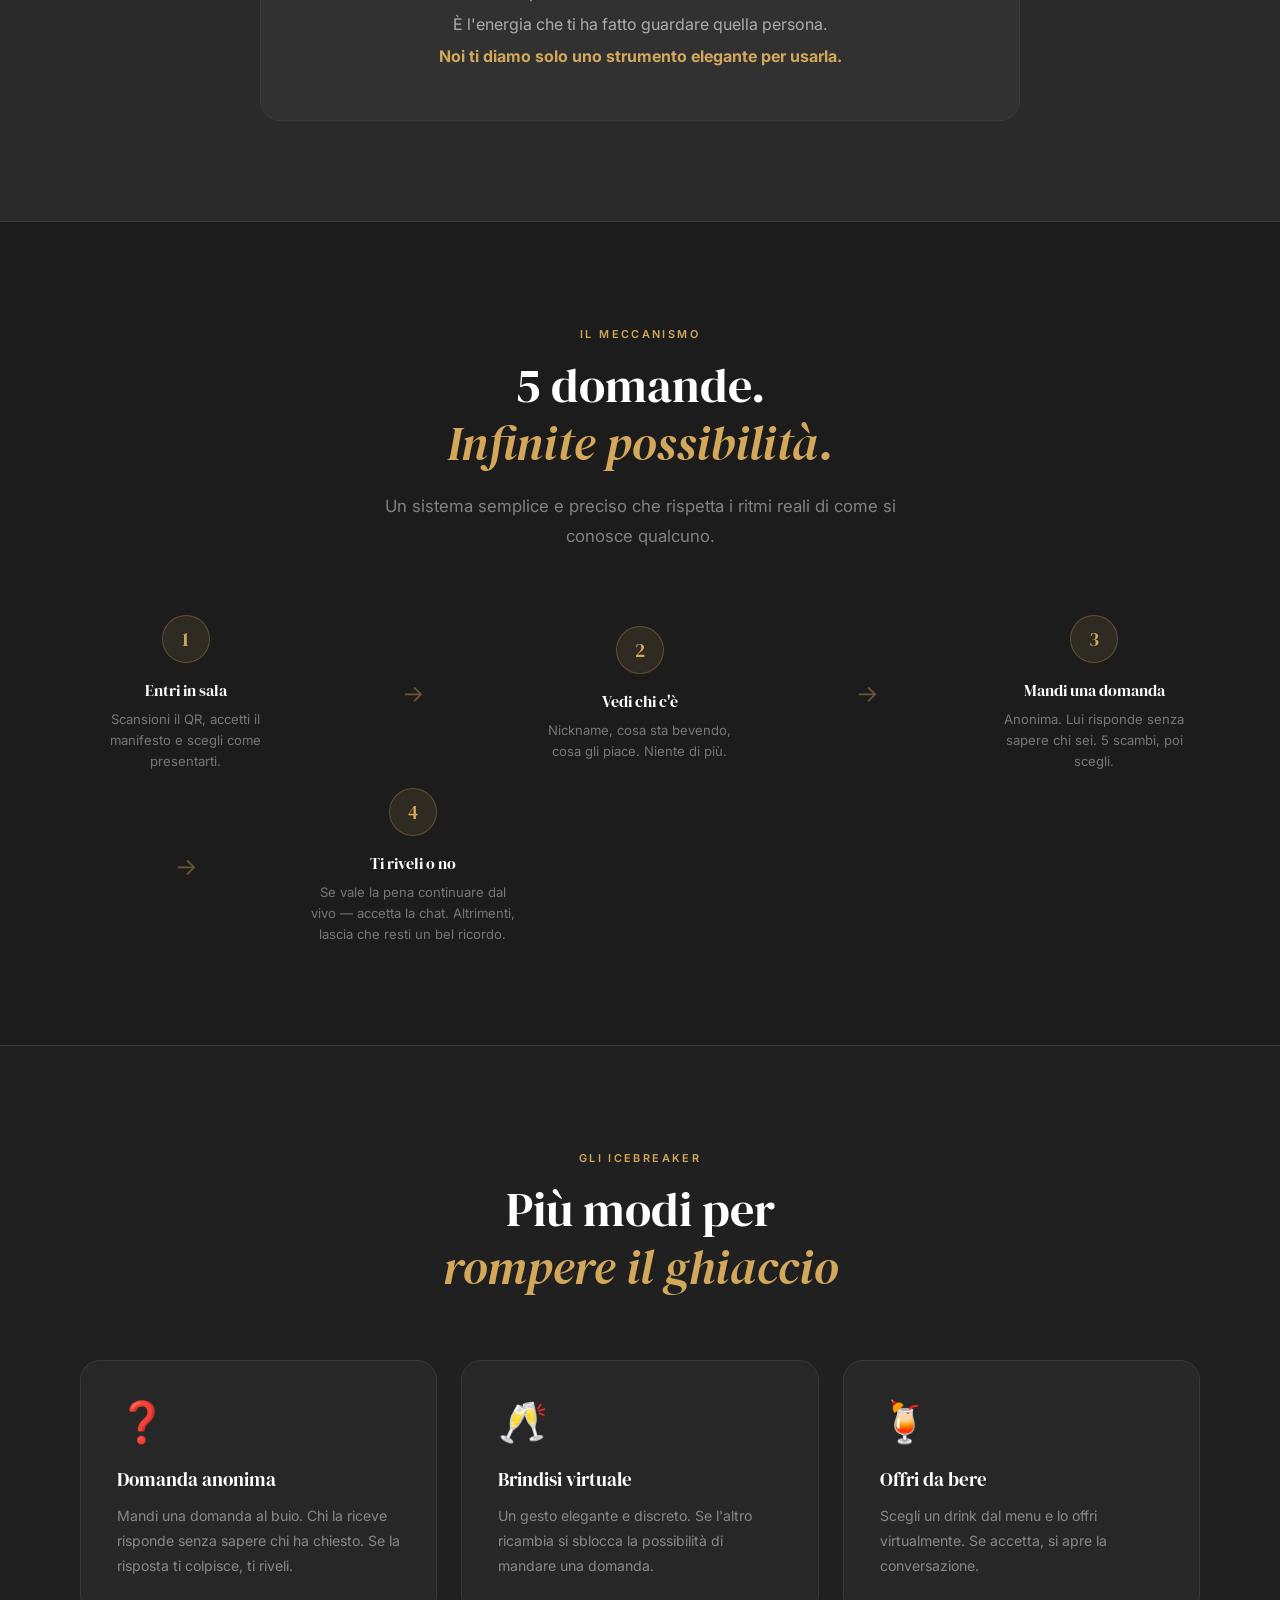
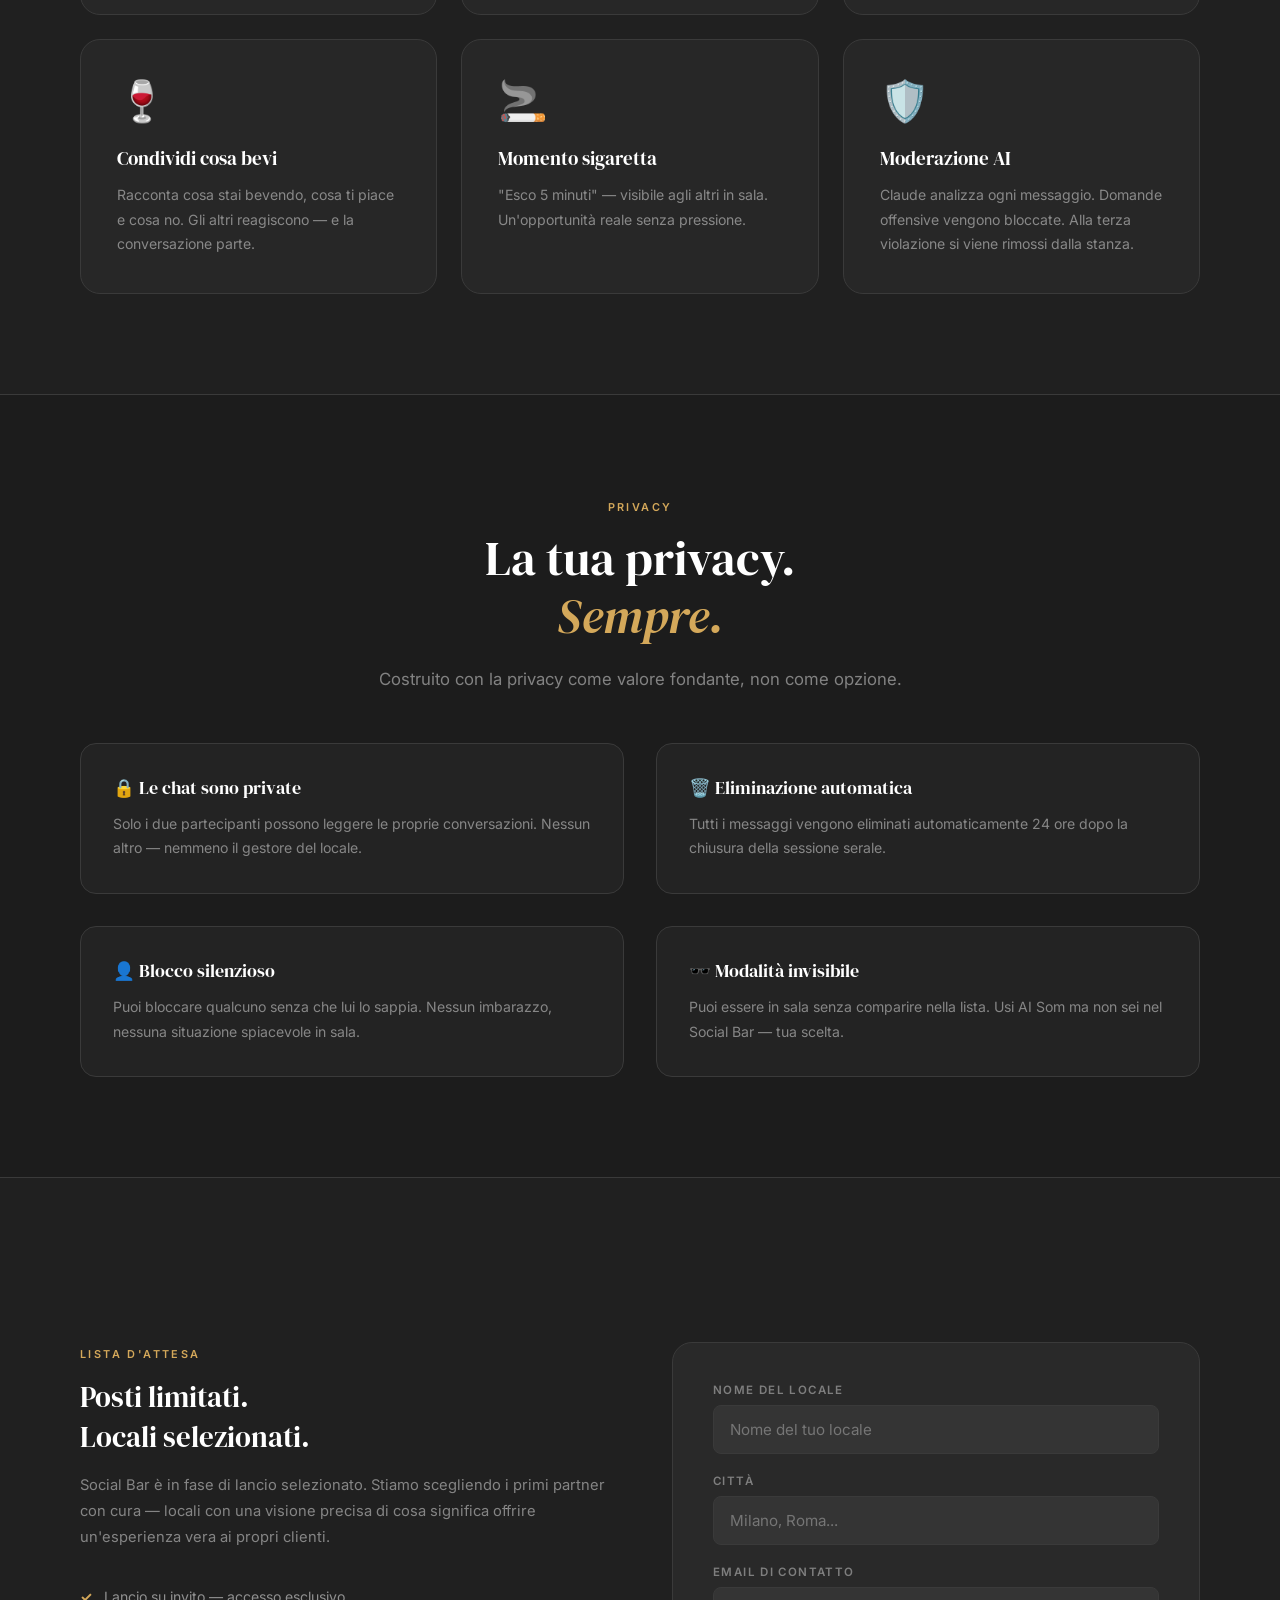
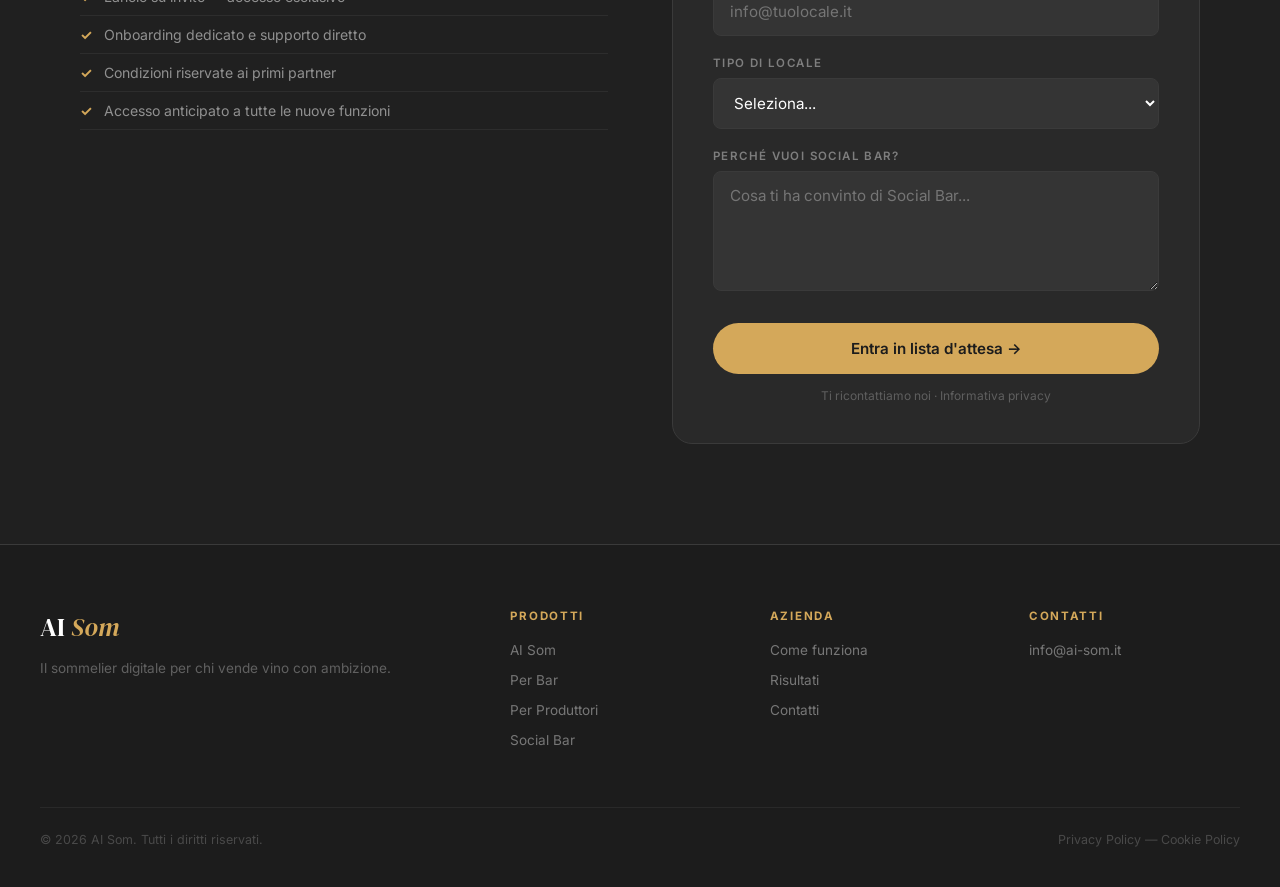
<file: social-bar.html>
<!DOCTYPE html>
<html lang="it">
<head>
<meta charset="UTF-8">
<meta name="viewport" content="width=device-width, initial-scale=1.0">
<meta name="description" content="Social Bar — La stanza digitale della serata. Abbatti la barriera della vergogna con eleganza.">
<title>Social Bar — AI Som</title>
<link rel="preconnect" href="https://fonts.googleapis.com">
<link href="https://fonts.googleapis.com/css2?family=DM+Serif+Display:ital@0;1&family=Inter:wght@300;400;500;600&display=swap" rel="stylesheet">
<style>
*,*::before,*::after{box-sizing:border-box;margin:0;padding:0}
html{scroll-behavior:smooth}body{font-family:'Inter',sans-serif;background:#1C1C1C;color:#C0B0A0;-webkit-font-smoothing:antialiased}
img{max-width:100%;display:block}a{text-decoration:none;color:inherit}ul{list-style:none}
:root{--dark:#1C1C1C;--dark2:#2A2A2A;--copper:#D4A85A;--copper2:#B8903E;--cream:#FAF8F4;--border:#3A3A3A;--muted:#808080;--white:#FFFFFF;--font-d:'DM Serif Display',Georgia,serif;--font-b:'Inter',sans-serif;--ease:0.25s cubic-bezier(0.25,0.46,0.45,0.94);--max:1200px}
.container{max-width:var(--max);margin:0 auto;padding:0 40px}@media(max-width:768px){.container{padding:0 20px}}
nav{position:fixed;top:0;left:0;right:0;z-index:100;background:rgba(28,28,28,0.95);backdrop-filter:blur(12px);border-bottom:1px solid var(--border);padding:18px 40px;display:flex;align-items:center;justify-content:space-between}
.nav-logo{font-family:var(--font-d);font-size:1.4rem;color:#fff}.nav-logo em{font-style:italic;color:var(--copper)}
.nav-links{display:flex;gap:32px;align-items:center}.nav-links a{font-size:0.88rem;font-weight:500;color:var(--muted);transition:var(--ease)}.nav-links a:hover{color:#fff}
.nav-cta{background:var(--copper);color:var(--dark)!important;padding:10px 24px;border-radius:100px;font-size:0.85rem!important;font-weight:600!important}
@media(max-width:768px){.nav-links{display:none}nav{padding:16px 20px}}
.hero{min-height:100vh;display:flex;align-items:center;padding:120px 40px 80px;position:relative;overflow:hidden}
.hero::before{content:'';position:absolute;inset:0;background:radial-gradient(ellipse 60% 50% at 50% 100%,rgba(212,168,90,0.1) 0%,transparent 60%)}
.hero-content{max-width:760px;margin:0 auto;text-align:center;position:relative}
.hero-eyebrow{display:inline-block;font-size:0.72rem;font-weight:600;letter-spacing:0.22em;text-transform:uppercase;color:var(--copper);margin-bottom:24px}
.hero h1{font-family:var(--font-d);font-size:clamp(2.8rem,7vw,5rem);font-weight:400;line-height:1.1;color:#fff;margin-bottom:28px}.hero h1 em{font-style:italic;color:var(--copper)}
.hero-manifesto{font-size:1.1rem;color:rgba(255,255,255,0.55);line-height:1.9;margin-bottom:48px;font-style:italic}
.hero-actions{display:flex;gap:16px;justify-content:center;flex-wrap:wrap}
.btn-primary{display:inline-flex;align-items:center;gap:8px;background:var(--copper);color:var(--dark);padding:16px 36px;border-radius:100px;font-weight:600;font-size:0.95rem;transition:var(--ease)}.btn-primary:hover{background:var(--copper2);transform:translateY(-2px)}
.btn-ghost{display:inline-flex;align-items:center;gap:8px;background:transparent;color:rgba(255,255,255,0.65);padding:16px 36px;border-radius:100px;font-weight:500;font-size:0.95rem;border:1px solid rgba(255,255,255,0.15);transition:var(--ease)}.btn-ghost:hover{background:rgba(255,255,255,0.05);color:#fff}
section{padding:100px 40px}@media(max-width:768px){section{padding:64px 20px}}
.section-eyebrow{display:inline-block;font-size:0.68rem;font-weight:600;letter-spacing:0.22em;text-transform:uppercase;color:var(--copper);margin-bottom:16px}
.section-title{font-family:var(--font-d);font-size:clamp(2rem,4vw,3rem);font-weight:400;line-height:1.2;color:#fff;margin-bottom:20px}.section-title em{font-style:italic;color:var(--copper)}
.section-sub{font-size:1.05rem;color:rgba(255,255,255,0.45);max-width:560px;line-height:1.75}
.text-center{text-align:center}.text-center .section-sub{margin:0 auto}
.regole-section{background:var(--dark2);border-top:1px solid var(--border);border-bottom:1px solid var(--border)}
.regole-box{max-width:760px;margin:0 auto;background:rgba(255,255,255,0.03);border:1px solid var(--border);border-radius:20px;padding:48px;text-align:center}
.regole-box p{font-size:1rem;color:rgba(255,255,255,0.6);line-height:2;margin-bottom:24px}
.regole-box p:last-of-type{margin-bottom:0}
.regole-box strong{color:var(--copper)}
.features-grid{display:grid;grid-template-columns:repeat(3,1fr);gap:24px;margin-top:64px}
@media(max-width:768px){.features-grid{grid-template-columns:1fr}}
.feature-card{background:rgba(255,255,255,0.03);border:1px solid var(--border);border-radius:20px;padding:36px;transition:var(--ease)}
.feature-card:hover{border-color:rgba(212,168,90,0.3);transform:translateY(-4px)}
.feature-icon{font-size:2.5rem;margin-bottom:20px}
.feature-card h3{font-family:var(--font-d);font-size:1.2rem;font-weight:400;color:#fff;margin-bottom:12px}
.feature-card p{font-size:0.88rem;color:rgba(255,255,255,0.45);line-height:1.75}
.flusso-grid{display:grid;grid-template-columns:repeat(5,1fr);gap:16px;margin-top:64px;align-items:center}
@media(max-width:900px){.flusso-grid{grid-template-columns:1fr;gap:24px}}
.flusso-step{text-align:center}
.flusso-num{width:48px;height:48px;background:rgba(212,168,90,0.1);border:1px solid rgba(212,168,90,0.3);border-radius:50%;display:flex;align-items:center;justify-content:center;font-family:var(--font-d);font-size:1.2rem;color:var(--copper);margin:0 auto 16px}
.flusso-step h4{font-family:var(--font-d);font-size:1rem;font-weight:400;color:#fff;margin-bottom:8px}
.flusso-step p{font-size:0.82rem;color:rgba(255,255,255,0.4);line-height:1.6}
.flusso-arrow{text-align:center;color:var(--copper);font-size:1.5rem;opacity:0.4}
@media(max-width:900px){.flusso-arrow{display:none}}
.privacy-grid{display:grid;grid-template-columns:1fr 1fr;gap:32px;margin-top:48px}
@media(max-width:768px){.privacy-grid{grid-template-columns:1fr}}
.privacy-card{background:rgba(255,255,255,0.03);border:1px solid var(--border);border-radius:16px;padding:32px}
.privacy-card h4{font-family:var(--font-d);font-size:1.1rem;font-weight:400;color:#fff;margin-bottom:12px}
.privacy-card p{font-size:0.88rem;color:rgba(255,255,255,0.45);line-height:1.75}
.form-section{background:rgba(255,255,255,0.02);border-top:1px solid var(--border)}
.form-grid{display:grid;grid-template-columns:1fr 1fr;gap:64px;margin-top:64px;align-items:start}
@media(max-width:768px){.form-grid{grid-template-columns:1fr;gap:40px}}
.form-info h3{font-family:var(--font-d);font-size:1.8rem;font-weight:400;color:#fff;margin-bottom:16px}
.form-info p{font-size:0.92rem;color:rgba(255,255,255,0.45);line-height:1.75}
.form-info ul{margin-top:28px}
.form-info ul li{display:flex;align-items:flex-start;gap:12px;font-size:0.88rem;color:rgba(255,255,255,0.5);padding:10px 0;border-bottom:1px solid rgba(255,255,255,0.06)}
.form-info ul li::before{content:'✓';color:var(--copper);font-weight:700;flex-shrink:0}
.contact-form{background:rgba(255,255,255,0.04);border:1px solid var(--border);border-radius:20px;padding:40px}
.form-group{margin-bottom:20px}
.form-group label{display:block;font-size:0.72rem;font-weight:600;letter-spacing:0.12em;text-transform:uppercase;color:rgba(255,255,255,0.4);margin-bottom:8px}
.form-group input,.form-group select,.form-group textarea{width:100%;padding:14px 16px;background:rgba(255,255,255,0.05);border:1px solid var(--border);border-radius:8px;color:#fff;font-family:var(--font-b);font-size:0.95rem;outline:none;transition:var(--ease)}
.form-group input:focus,.form-group select:focus,.form-group textarea:focus{border-color:var(--copper);box-shadow:0 0 0 3px rgba(212,168,90,0.15)}
.form-group textarea{resize:vertical;min-height:120px}
.form-group select option{background:var(--dark);color:#fff}
.form-submit{width:100%;padding:16px;background:var(--copper);color:var(--dark);border:none;border-radius:100px;font-family:var(--font-b);font-size:0.95rem;font-weight:600;cursor:pointer;transition:var(--ease);margin-top:8px}
.form-submit:hover{background:var(--copper2);transform:translateY(-2px)}
.form-note{font-size:0.75rem;color:rgba(255,255,255,0.25);text-align:center;margin-top:14px}
footer{background:var(--dark);border-top:1px solid var(--border);padding:64px 40px 40px}
.footer-grid{display:grid;grid-template-columns:2fr 1fr 1fr 1fr;gap:48px;max-width:var(--max);margin:0 auto}
@media(max-width:768px){.footer-grid{grid-template-columns:1fr 1fr;gap:32px}}
.footer-brand .logo{font-family:var(--font-d);font-size:1.6rem;color:#fff}.footer-brand .logo em{font-style:italic;color:var(--copper)}
.footer-brand p{font-size:0.85rem;color:rgba(255,255,255,0.3);line-height:1.7;margin-top:12px}
.footer-col h4{font-size:0.72rem;font-weight:700;letter-spacing:0.15em;text-transform:uppercase;color:var(--copper);margin-bottom:16px}
.footer-col ul li{margin-bottom:10px}.footer-col ul li a{font-size:0.85rem;color:rgba(255,255,255,0.4);transition:var(--ease)}.footer-col ul li a:hover{color:rgba(255,255,255,0.8)}
.footer-bottom{max-width:var(--max);margin:48px auto 0;padding-top:24px;border-top:1px solid rgba(255,255,255,0.06);display:flex;justify-content:space-between;align-items:center;flex-wrap:wrap;gap:12px}
.footer-bottom p{font-size:0.78rem;color:rgba(255,255,255,0.2)}
</style>
<script src="analytics.js"></script>
</head>
<body>
<nav>
  <div class="nav-logo"><a href="index.html">AI <em>Som</em></a></div>
  <div class="nav-links">
    <a href="index.html">Home</a>
    <a href="per-bar.html">Per Bar</a>
    <a href="per-produttori.html">Per Produttori</a>
    <a href="social-bar.html">Social Bar</a>
    <a href="#contatto" class="nav-cta">Lista d'attesa</a>
  </div>
</nav>

<section class="hero">
  <div class="hero-content">
    <span class="hero-eyebrow">Novità — Social Bar</span>
    <h1>Alcune cose<br>nascono <em>dal vivo</em></h1>
    <p class="hero-manifesto">"Sei in un posto bellissimo, circondato da persone interessanti.<br>L'unica cosa che manca è il coraggio di dirlo."</p>
    <div class="hero-actions">
      <a href="#contatto" class="btn-primary">Entra in lista d'attesa →</a>
      <a href="#come-funziona" class="btn-ghost">Come funziona</a>
    </div>
  </div>
</section>

<section class="regole-section">
  <div class="container">
    <div class="text-center" style="margin-bottom:48px">
      <span class="section-eyebrow">Il manifesto</span>
      <h2 class="section-title">Non è un'app di dating.<br><em>È molto di più.</em></h2>
    </div>
    <div class="regole-box">
      <p>Social Bar non esiste per evitare il contatto reale.<br>Esiste per <strong>renderlo possibile</strong>.</p>
      <p>Siamo qui perché la pressione sociale può bloccare anche le persone più sicure di sé.<br>Il timore di essere rifiutati, giudicati, o semplicemente di disturbare — è umano. È normale.</p>
      <p>Qui puoi fare una domanda senza mettere il tuo ego in gioco.<br>Puoi scoprire qualcuno per come pensa, <strong>prima di come appare</strong>.<br>Puoi scegliere di rivelarti — o di restare un bel ricordo anonimo.</p>
      <p>La pressione sociale non è un limite.<br>È l'energia che ti ha fatto guardare quella persona.<br><strong>Noi ti diamo solo uno strumento elegante per usarla.</strong></p>
    </div>
  </div>
</section>

<section id="come-funziona">
  <div class="container">
    <div class="text-center">
      <span class="section-eyebrow">Il meccanismo</span>
      <h2 class="section-title">5 domande.<br><em>Infinite possibilità.</em></h2>
      <p class="section-sub">Un sistema semplice e preciso che rispetta i ritmi reali di come si conosce qualcuno.</p>
    </div>
    <div class="flusso-grid">
      <div class="flusso-step">
        <div class="flusso-num">1</div>
        <h4>Entri in sala</h4>
        <p>Scansioni il QR, accetti il manifesto e scegli come presentarti.</p>
      </div>
      <div class="flusso-arrow">→</div>
      <div class="flusso-step">
        <div class="flusso-num">2</div>
        <h4>Vedi chi c'è</h4>
        <p>Nickname, cosa sta bevendo, cosa gli piace. Niente di più.</p>
      </div>
      <div class="flusso-arrow">→</div>
      <div class="flusso-step">
        <div class="flusso-num">3</div>
        <h4>Mandi una domanda</h4>
        <p>Anonima. Lui risponde senza sapere chi sei. 5 scambi, poi scegli.</p>
      </div>
      <div class="flusso-arrow">→</div>
      <div class="flusso-step">
        <div class="flusso-num">4</div>
        <h4>Ti riveli o no</h4>
        <p>Se vale la pena continuare dal vivo — accetta la chat. Altrimenti, lascia che resti un bel ricordo.</p>
      </div>
    </div>
  </div>
</section>

<section style="background:rgba(255,255,255,0.02);border-top:1px solid var(--border);border-bottom:1px solid var(--border)">
  <div class="container">
    <div class="text-center">
      <span class="section-eyebrow">Gli icebreaker</span>
      <h2 class="section-title">Più modi per<br><em>rompere il ghiaccio</em></h2>
    </div>
    <div class="features-grid">
      <div class="feature-card">
        <div class="feature-icon">❓</div>
        <h3>Domanda anonima</h3>
        <p>Mandi una domanda al buio. Chi la riceve risponde senza sapere chi ha chiesto. Se la risposta ti colpisce, ti riveli.</p>
      </div>
      <div class="feature-card">
        <div class="feature-icon">🥂</div>
        <h3>Brindisi virtuale</h3>
        <p>Un gesto elegante e discreto. Se l'altro ricambia si sblocca la possibilità di mandare una domanda.</p>
      </div>
      <div class="feature-card">
        <div class="feature-icon">🍹</div>
        <h3>Offri da bere</h3>
        <p>Scegli un drink dal menu e lo offri virtualmente. Se accetta, si apre la conversazione.</p>
      </div>
      <div class="feature-card">
        <div class="feature-icon">🍷</div>
        <h3>Condividi cosa bevi</h3>
        <p>Racconta cosa stai bevendo, cosa ti piace e cosa no. Gli altri reagiscono — e la conversazione parte.</p>
      </div>
      <div class="feature-card">
        <div class="feature-icon">🚬</div>
        <h3>Momento sigaretta</h3>
        <p>"Esco 5 minuti" — visibile agli altri in sala. Un'opportunità reale senza pressione.</p>
      </div>
      <div class="feature-card">
        <div class="feature-icon">🛡️</div>
        <h3>Moderazione AI</h3>
        <p>Claude analizza ogni messaggio. Domande offensive vengono bloccate. Alla terza violazione si viene rimossi dalla stanza.</p>
      </div>
    </div>
  </div>
</section>

<section>
  <div class="container">
    <div class="text-center">
      <span class="section-eyebrow">Privacy</span>
      <h2 class="section-title">La tua privacy.<br><em>Sempre.</em></h2>
      <p class="section-sub">Costruito con la privacy come valore fondante, non come opzione.</p>
    </div>
    <div class="privacy-grid">
      <div class="privacy-card">
        <h4>🔒 Le chat sono private</h4>
        <p>Solo i due partecipanti possono leggere le proprie conversazioni. Nessun altro — nemmeno il gestore del locale.</p>
      </div>
      <div class="privacy-card">
        <h4>🗑️ Eliminazione automatica</h4>
        <p>Tutti i messaggi vengono eliminati automaticamente 24 ore dopo la chiusura della sessione serale.</p>
      </div>
      <div class="privacy-card">
        <h4>👤 Blocco silenzioso</h4>
        <p>Puoi bloccare qualcuno senza che lui lo sappia. Nessun imbarazzo, nessuna situazione spiacevole in sala.</p>
      </div>
      <div class="privacy-card">
        <h4>🕶️ Modalità invisibile</h4>
        <p>Puoi essere in sala senza comparire nella lista. Usi AI Som ma non sei nel Social Bar — tua scelta.</p>
      </div>
    </div>
  </div>
</section>

<section class="form-section" id="contatto">
  <div class="container">
    <div class="form-grid">
      <div class="form-info">
        <span class="section-eyebrow">Lista d'attesa</span>
        <h3>Posti limitati.<br>Locali selezionati.</h3>
        <p>Social Bar è in fase di lancio selezionato. Stiamo scegliendo i primi partner con cura — locali con una visione precisa di cosa significa offrire un'esperienza vera ai propri clienti.</p>
        <ul>
          <li>Lancio su invito — accesso esclusivo</li>
          <li>Onboarding dedicato e supporto diretto</li>
          <li>Condizioni riservate ai primi partner</li>
          <li>Accesso anticipato a tutte le nuove funzioni</li>
        </ul>
      </div>
      <div class="contact-form">
        <form action="https://formsubmit.co/info@ai-som.it" method="POST">
          <input type="hidden" name="_subject" value="Lista attesa Social Bar">
          <input type="hidden" name="_captcha" value="false">
          <div class="form-group">
            <label>Nome del locale</label>
            <input type="text" name="locale" placeholder="Nome del tuo locale" required>
          </div>
          <div class="form-group">
            <label>Città</label>
            <input type="text" name="citta" placeholder="Milano, Roma..." required>
          </div>
          <div class="form-group">
            <label>Email di contatto</label>
            <input type="email" name="email" placeholder="info@tuolocale.it" required>
          </div>
          <div class="form-group">
            <label>Tipo di locale</label>
            <select name="tipo" required>
              <option value="">Seleziona...</option>
              <option>Wine Bar</option>
              <option>Ristorante</option>
              <option>Bar / Cocktail Bar</option>
              <option>Enoteca con degustazione</option>
              <option>Evento / Location</option>
            </select>
          </div>
          <div class="form-group">
            <label>Perché vuoi Social Bar?</label>
            <textarea name="motivazione" placeholder="Cosa ti ha convinto di Social Bar..."></textarea>
          </div>
          <button type="submit" class="form-submit">Entra in lista d'attesa →</button>
          <p class="form-note">Ti ricontattiamo noi · <a href="privacy.html">Informativa privacy</a></p>
        </form>
      </div>
    </div>
  </div>
</section>

<footer>
  <div class="footer-grid">
    <div class="footer-brand">
      <div class="logo">AI <em>Som</em></div>
      <p>Il sommelier digitale per chi vende vino con ambizione.</p>
    </div>
    <div class="footer-col">
      <h4>Prodotti</h4>
      <ul>
        <li><a href="index.html#prodotti">AI Som</a></li>
        <li><a href="per-bar.html">Per Bar</a></li>
        <li><a href="per-produttori.html">Per Produttori</a></li>
        <li><a href="social-bar.html">Social Bar</a></li>
      </ul>
    </div>
    <div class="footer-col">
      <h4>Azienda</h4>
      <ul>
        <li><a href="index.html#come-funziona">Come funziona</a></li>
        <li><a href="index.html#dati">Risultati</a></li>
        <li><a href="index.html#contatto">Contatti</a></li>
      </ul>
    </div>
    <div class="footer-col">
      <h4>Contatti</h4>
      <ul><li><a href="mailto:info@ai-som.it">info@ai-som.it</a></li></ul>
    </div>
  </div>
  <div class="footer-bottom">
    <p>© 2026 AI Som. Tutti i diritti riservati.</p>
    <p>Privacy Policy — Cookie Policy</p>
  </div>
</footer>
</body>
</html>
</file>
<file: landing.css>
:root{--d1:#0F0F0F;--d2:#1A1A1A;--d3:#242424;--wine:#C43C4D;--wine2:#A6303D;--wine3:#E39AA4;--oro:#D4A85A;--tx:#C0B0A0;--tx2:#A89886;--ink:#EDE6DD;--bd:rgba(255,255,255,.1)}
*{box-sizing:border-box;margin:0;padding:0}
html{scroll-behavior:smooth}
body{background:var(--d1);color:var(--ink);font-family:'Plus Jakarta Sans',system-ui,Arial,sans-serif;line-height:1.6;-webkit-font-smoothing:antialiased;overflow-x:hidden}
a{color:inherit}
:focus-visible{outline:2px solid var(--wine3);outline-offset:2px}
.wrap{max-width:1080px;margin:0 auto;padding:0 16px}
h1,h2,h3{font-weight:800;letter-spacing:-.015em;line-height:1.12;color:#fff}
h1{font-size:clamp(34px,6vw,58px)}
h2{font-size:clamp(28px,4vw,36px)}
h3{font-size:19px;font-weight:700}
p{color:var(--tx)}
section{padding:72px 0}
.alt{background:#0B0B0B;border-top:1px solid var(--bd);border-bottom:1px solid var(--bd)}
.eyebrow{font-size:12px;letter-spacing:3px;text-transform:uppercase;color:var(--wine3);font-weight:700}
.shead{text-align:center;max-width:720px;margin:0 auto 36px}
.shead p{margin-top:12px;font-size:17px}
.btn{display:inline-flex;align-items:center;justify-content:center;min-height:48px;padding:13px 24px;border-radius:999px;background:var(--wine);color:#fff;font-weight:700;font-size:16px;text-decoration:none;border:0;cursor:pointer;font-family:inherit}
.btn:hover{background:var(--wine2)}
.btn-ghost{background:transparent;border:1px solid rgba(255,255,255,.28)}
.btn-ghost:hover{background:rgba(255,255,255,.06)}
nav{position:sticky;top:0;z-index:20;background:rgba(15,15,15,.92);backdrop-filter:blur(8px);border-bottom:1px solid var(--bd)}
nav .wrap{display:flex;align-items:center;justify-content:space-between;gap:12px;min-height:64px}
.logo{font-weight:800;font-size:20px;color:#fff;text-decoration:none}
.logo span,.cop{color:var(--wine)}
nav .btn{min-height:44px;padding:10px 18px;font-size:14px}
.hero{padding:64px 0 56px}
.hero .sub{font-size:clamp(17px,2.2vw,20px);max-width:720px;margin-top:18px}
.hero .cta{display:flex;gap:12px;flex-wrap:wrap;margin-top:28px}
.reass{display:flex;gap:10px 22px;flex-wrap:wrap;margin-top:22px;font-size:14px;color:var(--tx2)}
.reass span::before{content:"✓ ";color:var(--wine3);font-weight:700}
.g3{display:grid;grid-template-columns:repeat(3,1fr);gap:16px}
.card{background:var(--d2);border:1px solid var(--bd);border-radius:16px;padding:22px}
.card p{margin-top:8px;font-size:15px}
.steps .n{display:inline-flex;align-items:center;justify-content:center;width:36px;height:36px;border-radius:50%;background:rgba(196,60,77,.16);color:var(--wine3);font-weight:800;margin-bottom:10px}
.prezzo{max-width:520px;margin:0 auto;text-align:center;background:var(--d2);border:1px solid rgba(196,60,77,.45);border-radius:20px;padding:30px 24px}
.prezzo .tag{display:inline-block;font-size:12px;font-weight:700;letter-spacing:1.5px;text-transform:uppercase;color:var(--oro);border:1px solid rgba(212,168,90,.45);border-radius:999px;padding:4px 12px}
.prezzo .cifra{font-size:52px;font-weight:800;color:#fff;margin-top:12px;font-variant-numeric:tabular-nums;line-height:1.1}
.prezzo .cifra small{font-size:18px;font-weight:600;color:var(--tx2)}
.prezzo ul{list-style:none;text-align:left;margin:20px 0;display:grid;gap:8px}
.prezzo li{color:var(--tx);font-size:15px}
.prezzo li::before{content:"✓ ";color:var(--wine3);font-weight:700}
.prezzo .nota{font-size:13px;color:var(--tx2);margin-top:14px}
.faq{max-width:760px;margin:0 auto}
.faq details{border-bottom:1px solid var(--bd);padding:4px 0}
.faq summary{cursor:pointer;font-weight:700;color:#fff;font-size:16px;min-height:52px;display:flex;align-items:center;padding:10px 0}
.faq details p{padding:0 0 16px;font-size:15px}
.formgrid{display:grid;grid-template-columns:1fr 1fr;gap:40px;align-items:start}
form .fld{margin-bottom:14px}
form label{display:block;font-size:14px;color:var(--tx);margin-bottom:6px}
form input,form select,form textarea{width:100%;background:var(--d2);border:1px solid var(--bd);border-radius:12px;padding:13px 14px;color:#fff;font:inherit;font-size:16px}
form input:focus,form select:focus,form textarea:focus{border-color:var(--wine);outline:none}
form .privacy{font-size:13px;color:var(--tx2);margin:6px 0 14px}
form .privacy a{color:var(--wine3)}
form .btn{width:100%}
footer{border-top:1px solid var(--bd);padding:36px 0;color:var(--tx2);font-size:14px;text-align:center}
footer a{color:var(--wine3)}
@media(max-width:860px){.g3,.formgrid{grid-template-columns:1fr}section{padding:56px 0}.hero{padding:44px 0}}
</file>
